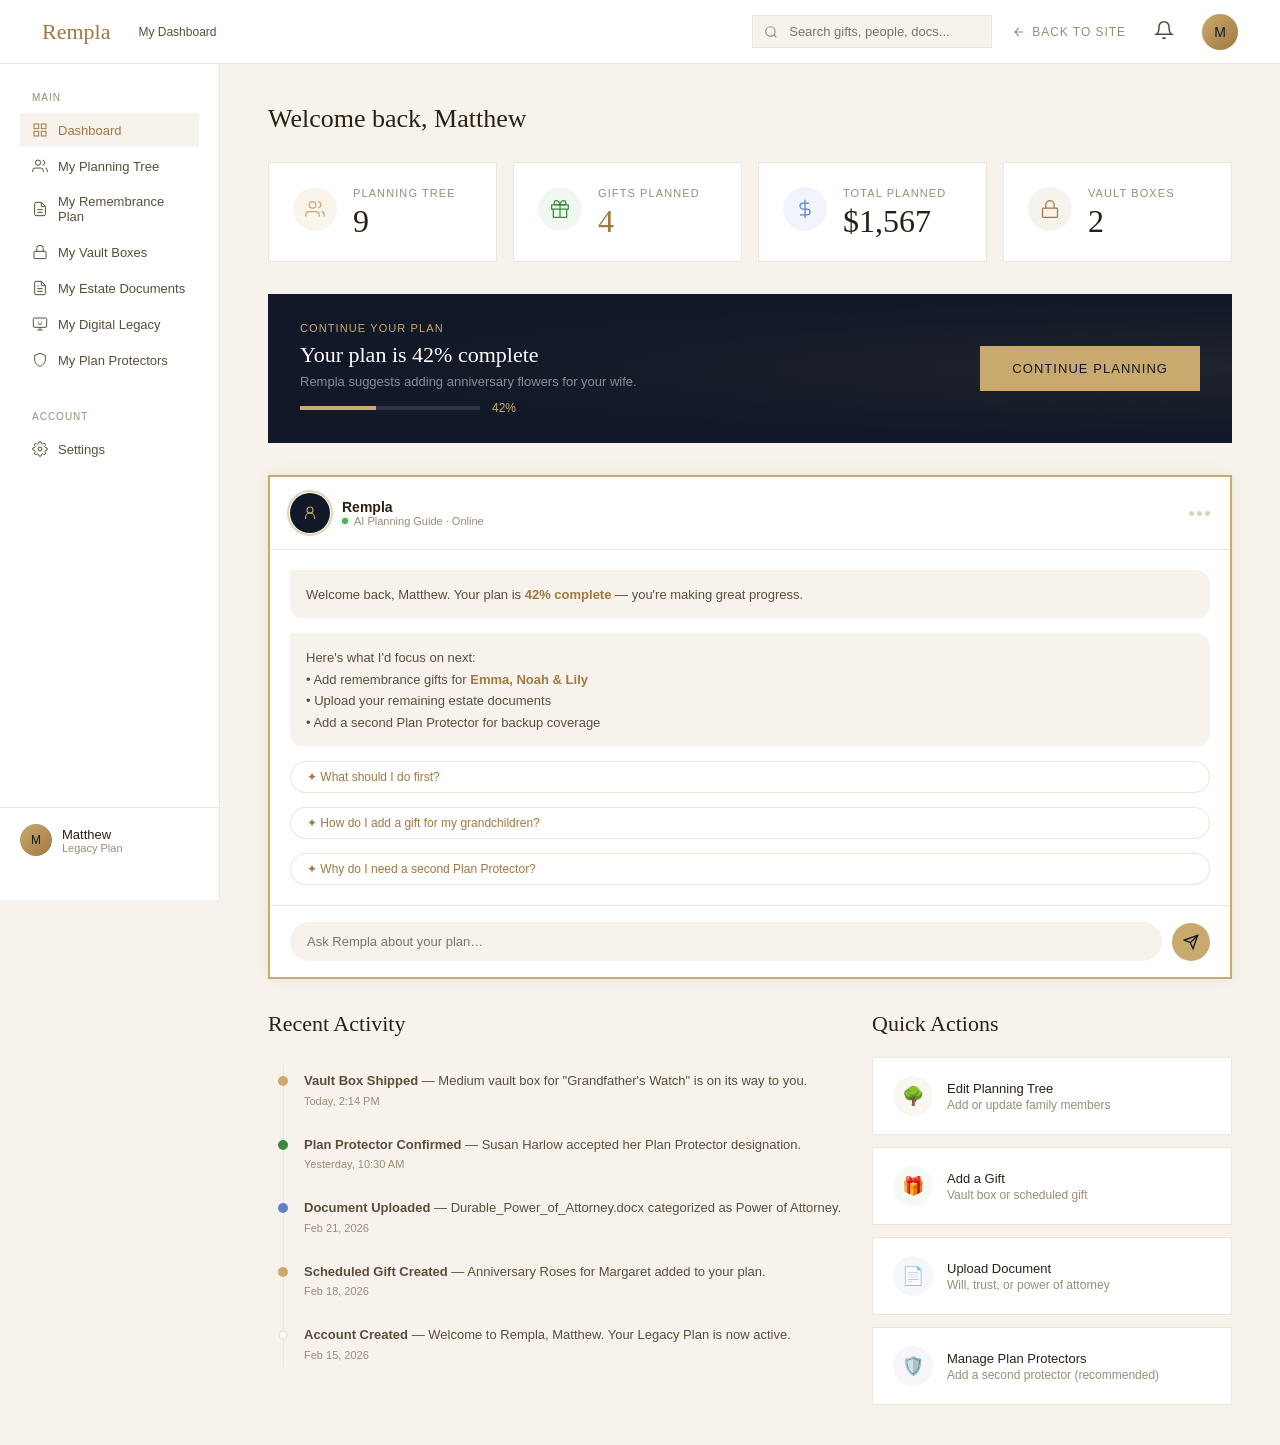
<file: dashboard/index.html>
<!DOCTYPE html>
<html lang="en">
<head>
    <meta charset="UTF-8">
    <meta name="viewport" content="width=device-width, initial-scale=1.0">
    <title>Dashboard</title>
    <link rel="stylesheet" href="../assets/css/main.css" />
</head>
<body>
    <div class="container">
        <header>
            <ul><li><a href="index.html" class="the-logo">Rempla</a></li><li class="breadcrumb">My Dashboard</li></ul>
            <ul>
                <li class="dash-search"><svg viewBox="0 0 24 24"><circle cx="11" cy="11" r="8"></circle><line x1="21" y1="21" x2="16.65" y2="16.65"></line></svg><input type="text" placeholder="Search gifts, people, docs..."></li>
                <li><a href="#" class="dash-back"><svg viewBox="0 0 24 24"><path d="M19 12H5M12 5l-7 7 7 7"></path></svg> Back to Site</a></li>
                <li class="notifications"><a href="#" class="inbox-bell"><svg viewBox="0 0 24 24"><path d="M18 8A6 6 0 006 8c0 7-3 9-3 9h18s-3-2-3-9M13.73 21a2 2 0 01-3.46 0"></path></svg></a>
                    <div class="notif-dropdown open" id="notif-dropdown">
                        <div class="notif-dropdown-header">
                            <span>Notifications</span>
                            <button onclick="clearNotifs()">Mark all read</button>
                        </div>
                        <div class="notif-item unread">
                            <div class="notif-icon" style="background:rgba(201,169,110,0.1);">📦</div>
                            <div>
                            <div class="notif-text"><strong>Vault Box Shipped</strong> — Your medium vault box for "Grandfather's Watch" has been shipped and will arrive in 3–5 business days.</div>
                            <div class="notif-time">2 hours ago</div>
                            </div>
                        </div>
                        <div class="notif-item unread">
                            <div class="notif-icon" style="background:rgba(80,160,80,0.1);">✓</div>
                            <div>
                            <div class="notif-text"><strong>Plan Protector Confirmed</strong> — Susan Harlow has accepted her role as your Plan Protector.</div>
                            <div class="notif-time">1 day ago</div>
                            </div>
                        </div>
                        <div class="notif-item">
                            <div class="notif-icon" style="background:rgba(80,120,200,0.08);">📄</div>
                            <div>
                            <div class="notif-text"><strong>Document Uploaded</strong> — Durable_Power_of_Attorney.docx was successfully uploaded and categorized.</div>
                            <div class="notif-time">3 days ago</div>
                            </div>
                        </div>
                    </div>
                </li>
                <li><a href="#" class="dash-avatar">M</a></li>
            </ul>
        </header>
        <div class="dash-content">
            <aside>
                <div class="sidebar-section">
                    <div class="sidebar-section-label">Main</div>
                    <div class="sidebar-link" id="sl-overview">
                        <a href="/dashboard/" class="active">
                            <svg viewBox="0 0 24 24"><rect x="3" y="3" width="7" height="7"></rect><rect x="14" y="3" width="7" height="7"></rect><rect x="3" y="14" width="7" height="7"></rect><rect x="14" y="14" width="7" height="7"></rect></svg>
                            Dashboard
                        </a>
                    </div>
                    <div class="sidebar-link" id="sl-family">
                        <a href="/planning-tree/">
                            <svg viewBox="0 0 24 24"><path d="M17 21v-2a4 4 0 00-4-4H5a4 4 0 00-4 4v2"></path><circle cx="9" cy="7" r="4"></circle><path d="M23 21v-2a4 4 0 00-3-3.87M16 3.13a4 4 0 010 7.75"></path></svg>
                            My Planning Tree
                        </a>
                    </div>
                    <div class="sidebar-link" id="sl-plans">
                        <a href="/remembrance-plan/">
                            <svg viewBox="0 0 24 24"><path d="M14 2H6a2 2 0 00-2 2v16a2 2 0 002 2h12a2 2 0 002-2V8z"></path><polyline points="14 2 14 8 20 8"></polyline><line x1="16" y1="13" x2="8" y2="13"></line><line x1="16" y1="17" x2="8" y2="17"></line></svg>
                            My Remembrance Plan
                        </a>
                    </div>
                    <div class="sidebar-link" id="sl-vault">
                        <a href="/vault-boxes/">
                            <svg viewBox="0 0 24 24"><rect x="3" y="11" width="18" height="11" rx="1"></rect><path d="M7 11V7a5 5 0 0110 0v4"></path></svg>
                            My Vault Boxes
                        </a>
                    </div>
                    <div class="sidebar-link" id="sl-documents">
                        <a href="/estate-documents/">
                            <svg viewBox="0 0 24 24"><path d="M14 2H6a2 2 0 00-2 2v16a2 2 0 002 2h12a2 2 0 002-2V8z"></path><polyline points="14 2 14 8 20 8"></polyline><line x1="16" y1="13" x2="8" y2="13"></line><line x1="16" y1="17" x2="8" y2="17"></line><line x1="10" y1="9" x2="8" y2="9"></line></svg>
                            My Estate Documents
                        </a>
                    </div>
                    <div class="sidebar-link" id="sl-digital">
                        <a href="/digital-legacy/">
                            <svg viewBox="0 0 24 24"><rect x="2" y="3" width="20" height="14" rx="2"></rect><path d="M8 21h8M12 17v4"></path><path d="M9 9h1m4 0h1M9 12h6"></path></svg>
                            My Digital Legacy
                        </a>
                    </div>
                    <div class="sidebar-link" id="sl-protectors">
                        <a href="/plan-protectors/">
                            <svg viewBox="0 0 24 24"><path d="M12 22s8-4 8-10V5l-8-3-8 3v7c0 6 8 10 8 10z"></path></svg>
                            My Plan Protectors
                        </a>
                    </div>
                </div>
                <div class="sidebar-section">
                    <div class="sidebar-section-label">Account</div>
                    <div class="sidebar-link" id="sl-settings">
                        <a href="/settings/">
                            <svg viewBox="0 0 24 24"><circle cx="12" cy="12" r="3"></circle><path d="M19.4 15a1.65 1.65 0 00.33 1.82l.06.06a2 2 0 010 2.83 2 2 0 01-2.83 0l-.06-.06a1.65 1.65 0 00-1.82-.33 1.65 1.65 0 00-1 1.51V21a2 2 0 01-4 0v-.09A1.65 1.65 0 009 19.4a1.65 1.65 0 00-1.82.33l-.06.06a2 2 0 01-2.83-2.83l.06-.06A1.65 1.65 0 004.68 15a1.65 1.65 0 00-1.51-1H3a2 2 0 010-4h.09A1.65 1.65 0 004.6 9a1.65 1.65 0 00-.33-1.82l-.06-.06a2 2 0 012.83-2.83l.06.06A1.65 1.65 0 009 4.68a1.65 1.65 0 001-1.51V3a2 2 0 014 0v.09a1.65 1.65 0 001 1.51 1.65 1.65 0 001.82-.33l.06-.06a2 2 0 012.83 2.83l-.06.06A1.65 1.65 0 0019.4 9a1.65 1.65 0 001.51 1H21a2 2 0 010 4h-.09a1.65 1.65 0 00-1.51 1z"></path></svg>
                            Settings
                        </a>
                    </div>
                </div>
                <div class="sidebar-user">
                    <div class="dash-avatar" style="width:32px;height:32px;font-size:12px;">M</div>
                    <div>
                        <div class="sidebar-user-name">Matthew</div>
                        <div class="sidebar-user-plan">Legacy Plan</div>
                    </div>
                </div>
            </aside>
            <main class="dash-main">
                <!-- OVERVIEW tab -->
                <div class="tab-panel active" id="tab-overview">
                    <h2 class="planning-tree-title" style="margin-bottom:28px">Welcome back, Matthew</h2>

                    <div class="dash-stats-grid">
                    <div class="dash-stat-card">
                        <div class="dash-stat-icon" style="background:rgba(201,169,110,0.12);">
                        <svg viewBox="0 0 24 24" style="stroke:#c9a96e;"><path d="M17 21v-2a4 4 0 00-4-4H5a4 4 0 00-4 4v2"></path><circle cx="9" cy="7" r="4"></circle><path d="M23 21v-2a4 4 0 00-3-3.87M16 3.13a4 4 0 010 7.75"></path></svg>
                        </div>
                        <div>
                        <div class="dash-stat-label">Planning Tree</div>
                        <div class="dash-stat-value">9</div>
                        </div>
                    </div>
                    <div class="dash-stat-card">
                        <div class="dash-stat-icon" style="background:rgba(80,160,80,0.08);">
                        <svg viewBox="0 0 24 24" style="stroke:#3a8a3a;"><path d="M20 12v10H4V12"></path><path d="M2 7h20v5H2z"></path><path d="M12 22V7"></path><path d="M12 7H7.5a2.5 2.5 0 110-5C11 2 12 7 12 7z"></path><path d="M12 7h4.5a2.5 2.5 0 100-5C13 2 12 7 12 7z"></path></svg>
                        </div>
                        <div>
                        <div class="dash-stat-label">Gifts Planned</div>
                        <div class="dash-stat-value" style="color:#a07840;">4</div>
                        </div>
                    </div>
                    <div class="dash-stat-card">
                        <div class="dash-stat-icon" style="background:rgba(80,120,200,0.08);">
                        <svg viewBox="0 0 24 24" style="stroke:#6080c8;"><line x1="12" y1="1" x2="12" y2="23"></line><path d="M17 5H9.5a3.5 3.5 0 100 7h5a3.5 3.5 0 010 7H6"></path></svg>
                        </div>
                        <div>
                        <div class="dash-stat-label">Total Planned</div>
                        <div class="dash-stat-value">$1,567</div>
                        </div>
                    </div>
                    <div class="dash-stat-card">
                        <div class="dash-stat-icon" style="background:rgba(138,96,48,0.08);">
                        <svg viewBox="0 0 24 24" style="stroke:#a07840;"><rect x="3" y="11" width="18" height="11" rx="1"></rect><path d="M7 11V7a5 5 0 0110 0v4"></path></svg>
                        </div>
                        <div>
                        <div class="dash-stat-label">Vault Boxes</div>
                        <div class="dash-stat-value">2</div>
                        </div>
                    </div>
                    </div>

                    <!-- CTA Banner -->
                    <div class="dash-cta-banner">
                    <div style="position:relative;z-index:1;">
                        <div class="dash-cta-eyebrow">Continue Your Plan</div>
                        <div class="dash-cta-title">Your plan is 42% complete</div>
                        <div class="dash-cta-sub">Rempla suggests adding anniversary flowers for your wife.</div>
                        <div class="dash-cta-progress">
                        <div class="dash-cta-bar"><div class="dash-cta-fill" style="width:42%"></div></div>
                        <div class="dash-cta-percent">42%</div>
                        </div>
                    </div>
                    <button class="btn-hero-primary" onclick="setDashLink('/planning-tree/')" style="position:relative;z-index:1;">Continue Planning</button>
                    </div>

                    <!-- Rempla AI Assistant -->
                    <div class="rempla-chat" style="position:relative;margin-bottom:32px;">
                    <div class="chat-header">
                        <div class="chat-ai-avatar"><svg viewBox="0 0 24 24"><circle cx="12" cy="8" r="4"></circle><path d="M6 20v-2a6 6 0 0112 0v2"></path></svg></div>
                        <div class="chat-header-title"><div class="chat-header-name">Rempla</div><div class="chat-header-status">AI Planning Guide · Online</div></div><div class="chat-typing-dots"><span></span><span></span><span></span></div>
                    </div>
                    <div class="chat-messages" id="overview-chat-messages" style="min-height:auto;">
                        <div class="chat-msg chat-msg-ai">Welcome back, Matthew. Your plan is <strong>42% complete</strong> — you're making great progress.</div>
                        <div class="chat-msg chat-msg-ai">Here's what I'd focus on next:<br>• Add remembrance gifts for <strong>Emma, Noah &amp; Lily</strong><br>• Upload your remaining estate documents<br>• Add a second Plan Protector for backup coverage</div>
                        <div class="chat-suggestion" onclick="chatSuggest('overview-chat',this,'What should I do first?')">✦ What should I do first?</div>
                        <div class="chat-suggestion" onclick="chatSuggest('overview-chat',this,'How do I add a gift for my grandchildren?')">✦ How do I add a gift for my grandchildren?</div>
                        <div class="chat-suggestion" onclick="chatSuggest('overview-chat',this,'Why do I need a second Plan Protector?')">✦ Why do I need a second Plan Protector?</div>
                    </div>
                    <div class="chat-input-area">
                        <input class="chat-input" id="overview-chat-input" placeholder="Ask Rempla about your plan…" type="text" onkeydown="if(event.key==='Enter')sendChat('overview-chat')">
                        <button class="chat-send" onclick="sendChat('overview-chat')">
                        <svg viewBox="0 0 24 24"><line x1="22" y1="2" x2="11" y2="13"></line><polygon points="22 2 15 22 11 13 2 9 22 2"></polygon></svg>
                        </button>
                    </div>
                    </div>

                    <!-- Activity + Quick Actions -->
                    <div class="dash-overview-grid">
                    <div>
                        <div class="dash-section-title">Recent Activity</div>
                        <div class="activity-timeline">
                        <div class="activity-item">
                            <div class="activity-dot gold"></div>
                            <div class="activity-content">
                            <div class="activity-text"><strong>Vault Box Shipped</strong> — Medium vault box for "Grandfather's Watch" is on its way to you.</div>
                            <div class="activity-time">Today, 2:14 PM</div>
                            </div>
                        </div>
                        <div class="activity-item">
                            <div class="activity-dot green"></div>
                            <div class="activity-content">
                            <div class="activity-text"><strong>Plan Protector Confirmed</strong> — Susan Harlow accepted her Plan Protector designation.</div>
                            <div class="activity-time">Yesterday, 10:30 AM</div>
                            </div>
                        </div>
                        <div class="activity-item">
                            <div class="activity-dot blue"></div>
                            <div class="activity-content">
                            <div class="activity-text"><strong>Document Uploaded</strong> — Durable_Power_of_Attorney.docx categorized as Power of Attorney.</div>
                            <div class="activity-time">Feb 21, 2026</div>
                            </div>
                        </div>
                        <div class="activity-item">
                            <div class="activity-dot gold"></div>
                            <div class="activity-content">
                            <div class="activity-text"><strong>Scheduled Gift Created</strong> — Anniversary Roses for Margaret added to your plan.</div>
                            <div class="activity-time">Feb 18, 2026</div>
                            </div>
                        </div>
                        <div class="activity-item">
                            <div class="activity-dot"></div>
                            <div class="activity-content">
                            <div class="activity-text"><strong>Account Created</strong> — Welcome to Rempla, Matthew. Your Legacy Plan is now active.</div>
                            <div class="activity-time">Feb 15, 2026</div>
                            </div>
                        </div>
                        </div>
                    </div>

                    <!-- Quick Actions -->
                    <div>
                        <div class="dash-section-title">Quick Actions</div>
                        <div class="quick-actions">
                        <button class="quick-action-btn" onclick="setDashLink('/planning-tree/')">
                            <div class="quick-action-icon" style="background:rgba(201,169,110,0.1);">🌳</div>
                            <div><div class="quick-action-label">Edit Planning Tree</div><div class="quick-action-desc">Add or update family members</div></div>
                        </button>
                        <button class="quick-action-btn" onclick="setDashLink('/remembrance-plan/')">
                            <div class="quick-action-icon" style="background:rgba(80,160,80,0.06);">🎁</div>
                            <div><div class="quick-action-label">Add a Gift</div><div class="quick-action-desc">Vault box or scheduled gift</div></div>
                        </button>
                        <button class="quick-action-btn" onclick="setDashLink('#')">
                            <div class="quick-action-icon" style="background:rgba(80,120,200,0.06);">📄</div>
                            <div><div class="quick-action-label">Upload Document</div><div class="quick-action-desc">Will, trust, or power of attorney</div></div>
                        </button>
                        <button class="quick-action-btn" onclick="setDashLink('/plan-protectors/')">
                            <div class="quick-action-icon" style="background:rgba(123,94,167,0.06);">🛡️</div>
                            <div><div class="quick-action-label">Manage Plan Protectors</div><div class="quick-action-desc">Add a second protector (recommended)</div></div>
                        </button>
                        </div>
                    </div>
                    </div>
                </div>
            </main>
        </div>
    </div>

    <script>
        function setDashLink(link) {
            var linkDash = link;
            window.location.href = linkDash;
        }
    </script>
</body>
</html>
</file>
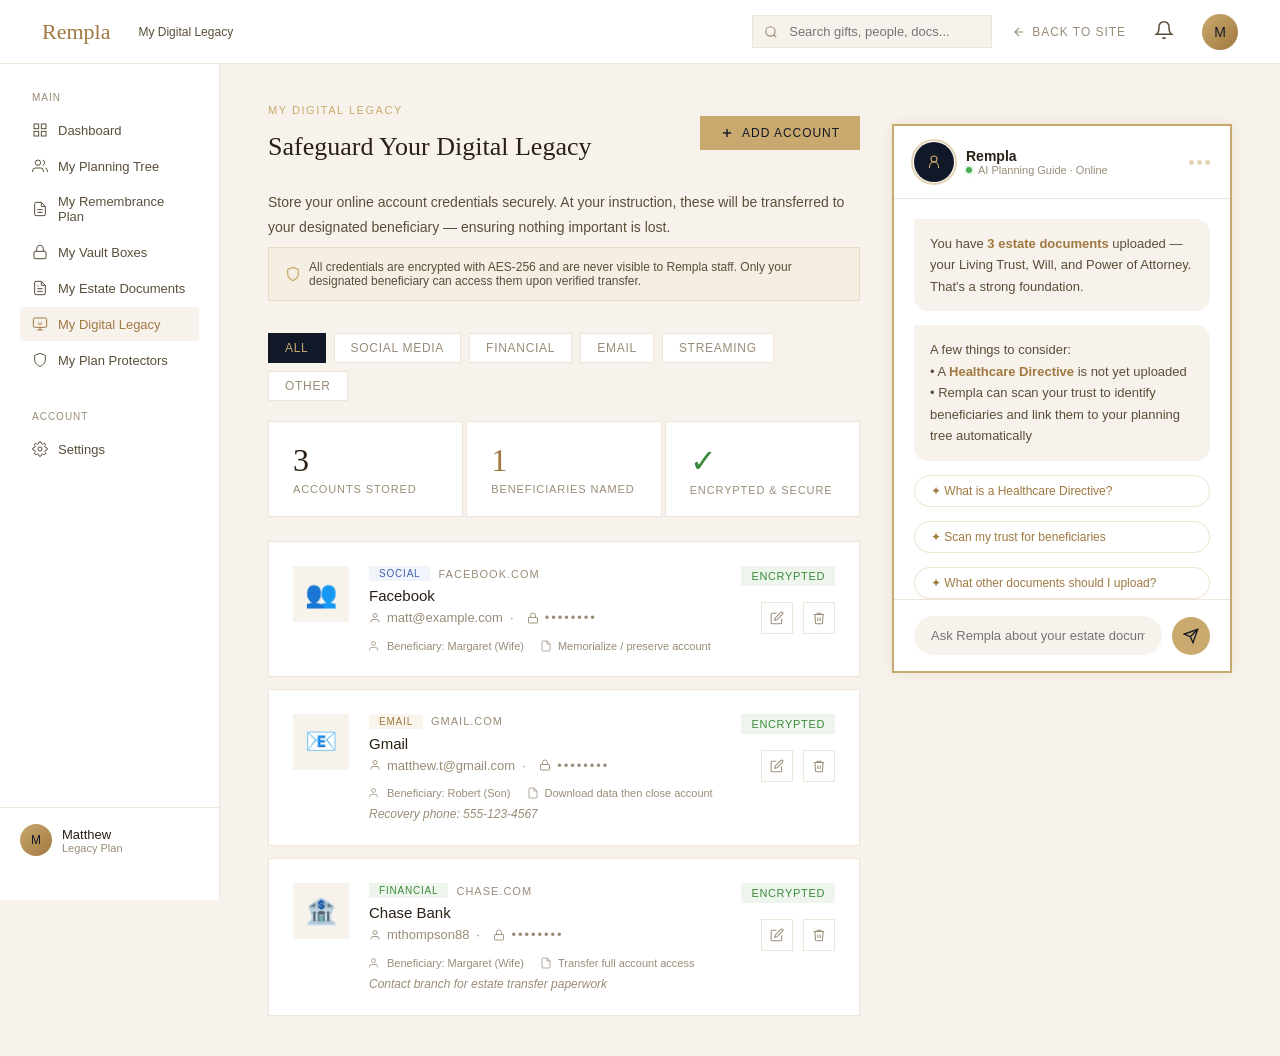
<file: digital-legacy/index.html>
<!DOCTYPE html>
<html lang="en">
<head>
    <meta charset="UTF-8">
    <meta name="viewport" content="width=device-width, initial-scale=1.0">
    <title>My Digital Legacy</title>
    <link rel="stylesheet" href="../assets/css/main.css" />
</head>
<body>
    <div class="container">
        <header>
            <ul><li><a href="index.html" class="the-logo">Rempla</a></li><li class="breadcrumb">My Digital Legacy</li></ul>
            <ul>
                <li class="dash-search"><svg viewBox="0 0 24 24"><circle cx="11" cy="11" r="8"></circle><line x1="21" y1="21" x2="16.65" y2="16.65"></line></svg><input type="text" placeholder="Search gifts, people, docs..."></li>
                <li><a href="#" class="dash-back"><svg viewBox="0 0 24 24"><path d="M19 12H5M12 5l-7 7 7 7"></path></svg> Back to Site</a></li>
                <li class="notifications"><a href="#" class="inbox-bell"><svg viewBox="0 0 24 24"><path d="M18 8A6 6 0 006 8c0 7-3 9-3 9h18s-3-2-3-9M13.73 21a2 2 0 01-3.46 0"></path></svg></a>
                    <div class="notif-dropdown open" id="notif-dropdown">
                        <div class="notif-dropdown-header">
                            <span>Notifications</span>
                            <button onclick="clearNotifs()">Mark all read</button>
                        </div>
                        <div class="notif-item unread">
                            <div class="notif-icon" style="background:rgba(201,169,110,0.1);">📦</div>
                            <div>
                            <div class="notif-text"><strong>Vault Box Shipped</strong> — Your medium vault box for "Grandfather's Watch" has been shipped and will arrive in 3–5 business days.</div>
                            <div class="notif-time">2 hours ago</div>
                            </div>
                        </div>
                        <div class="notif-item unread">
                            <div class="notif-icon" style="background:rgba(80,160,80,0.1);">✓</div>
                            <div>
                            <div class="notif-text"><strong>Plan Protector Confirmed</strong> — Susan Harlow has accepted her role as your Plan Protector.</div>
                            <div class="notif-time">1 day ago</div>
                            </div>
                        </div>
                        <div class="notif-item">
                            <div class="notif-icon" style="background:rgba(80,120,200,0.08);">📄</div>
                            <div>
                            <div class="notif-text"><strong>Document Uploaded</strong> — Durable_Power_of_Attorney.docx was successfully uploaded and categorized.</div>
                            <div class="notif-time">3 days ago</div>
                            </div>
                        </div>
                    </div>
                </li>
                <li><a href="#" class="dash-avatar">M</a></li>
            </ul>
        </header>
        <div class="dash-content">
            <aside>
                <div class="sidebar-section">
                    <div class="sidebar-section-label">Main</div>
                    <div class="sidebar-link" id="sl-overview">
                        <a href="/dashboard/">
                            <svg viewBox="0 0 24 24"><rect x="3" y="3" width="7" height="7"></rect><rect x="14" y="3" width="7" height="7"></rect><rect x="3" y="14" width="7" height="7"></rect><rect x="14" y="14" width="7" height="7"></rect></svg>
                            Dashboard
                        </a>
                    </div>
                    <div class="sidebar-link" id="sl-family">
                        <a href="/planning-tree/">
                            <svg viewBox="0 0 24 24"><path d="M17 21v-2a4 4 0 00-4-4H5a4 4 0 00-4 4v2"></path><circle cx="9" cy="7" r="4"></circle><path d="M23 21v-2a4 4 0 00-3-3.87M16 3.13a4 4 0 010 7.75"></path></svg>
                            My Planning Tree
                        </a>
                    </div>
                    <div class="sidebar-link" id="sl-plans">
                        <a href="/remembrance-plan/">
                            <svg viewBox="0 0 24 24"><path d="M14 2H6a2 2 0 00-2 2v16a2 2 0 002 2h12a2 2 0 002-2V8z"></path><polyline points="14 2 14 8 20 8"></polyline><line x1="16" y1="13" x2="8" y2="13"></line><line x1="16" y1="17" x2="8" y2="17"></line></svg>
                            My Remembrance Plan
                        </a>
                    </div>
                    <div class="sidebar-link" id="sl-vault">
                        <a href="/vault-boxes/">
                            <svg viewBox="0 0 24 24"><rect x="3" y="11" width="18" height="11" rx="1"></rect><path d="M7 11V7a5 5 0 0110 0v4"></path></svg>
                            My Vault Boxes
                        </a>
                    </div>
                    <div class="sidebar-link" id="sl-documents">
                        <a href="/estate-documents/">
                            <svg viewBox="0 0 24 24"><path d="M14 2H6a2 2 0 00-2 2v16a2 2 0 002 2h12a2 2 0 002-2V8z"></path><polyline points="14 2 14 8 20 8"></polyline><line x1="16" y1="13" x2="8" y2="13"></line><line x1="16" y1="17" x2="8" y2="17"></line><line x1="10" y1="9" x2="8" y2="9"></line></svg>
                            My Estate Documents
                        </a>
                    </div>
                    <div class="sidebar-link" id="sl-digital">
                        <a href="/digital-legacy/" class="active">
                            <svg viewBox="0 0 24 24"><rect x="2" y="3" width="20" height="14" rx="2"></rect><path d="M8 21h8M12 17v4"></path><path d="M9 9h1m4 0h1M9 12h6"></path></svg>
                            My Digital Legacy
                        </a>
                    </div>
                    <div class="sidebar-link" id="sl-protectors">
                        <a href="/plan-protectors/">
                            <svg viewBox="0 0 24 24"><path d="M12 22s8-4 8-10V5l-8-3-8 3v7c0 6 8 10 8 10z"></path></svg>
                            My Plan Protectors
                        </a>
                    </div>
                </div>
                <div class="sidebar-section">
                    <div class="sidebar-section-label">Account</div>
                    <div class="sidebar-link" id="sl-settings">
                        <a href="/settings/">
                            <svg viewBox="0 0 24 24"><circle cx="12" cy="12" r="3"></circle><path d="M19.4 15a1.65 1.65 0 00.33 1.82l.06.06a2 2 0 010 2.83 2 2 0 01-2.83 0l-.06-.06a1.65 1.65 0 00-1.82-.33 1.65 1.65 0 00-1 1.51V21a2 2 0 01-4 0v-.09A1.65 1.65 0 009 19.4a1.65 1.65 0 00-1.82.33l-.06.06a2 2 0 01-2.83-2.83l.06-.06A1.65 1.65 0 004.68 15a1.65 1.65 0 00-1.51-1H3a2 2 0 010-4h.09A1.65 1.65 0 004.6 9a1.65 1.65 0 00-.33-1.82l-.06-.06a2 2 0 012.83-2.83l.06.06A1.65 1.65 0 009 4.68a1.65 1.65 0 001-1.51V3a2 2 0 014 0v.09a1.65 1.65 0 001 1.51 1.65 1.65 0 001.82-.33l.06-.06a2 2 0 012.83 2.83l-.06.06A1.65 1.65 0 0019.4 9a1.65 1.65 0 001.51 1H21a2 2 0 010 4h-.09a1.65 1.65 0 00-1.51 1z"></path></svg>
                            Settings
                        </a>
                    </div>
                </div>
                <div class="sidebar-user">
                    <div class="dash-avatar" style="width:32px;height:32px;font-size:12px;">M</div>
                    <div>
                        <div class="sidebar-user-name">Matthew</div>
                        <div class="sidebar-user-plan">Legacy Plan</div>
                    </div>
                </div>
            </aside>
            <main class="dash-main">
                <!-- DIGITAL LEGACY tab -->
                <div class="tab-panel" id="tab-digital">
                    <div class="tab-with-sidebar">
                        <div class="tab-main-content">
                            <div class="planning-tree-header">
                                <div>
                                    <div class="section-eyebrow">My Digital Legacy</div>
                                    <div class="planning-tree-title">Safeguard Your Digital Legacy</div>
                                </div>
                                <button class="btn-add-member" onclick="openAddAccountModal()">
                                    <svg style="width:14px;height:14px;stroke:#111827;fill:none;stroke-width:2.5" viewBox="0 0 24 24"><line x1="12" y1="5" x2="12" y2="19"></line><line x1="5" y1="12" x2="19" y2="12"></line></svg>
                                    Add Account
                                </button>
                            </div>
                            <p style="font-size:14px;font-weight:300;line-height:1.75;color:#5a4e3a;max-width:600px;margin-bottom:8px;">Store your online account credentials securely. At your instruction, these will be transferred to your designated beneficiary — ensuring nothing important is lost.</p>
                            <div style="display:flex;align-items:center;gap:8px;margin-bottom:32px;padding:12px 16px;background:rgba(201,169,110,0.07);border:1px solid rgba(201,169,110,0.25);max-width:600px;">
                                <svg style="width:16px;height:16px;stroke:#c9a96e;fill:none;stroke-width:1.8;flex-shrink:0;" viewBox="0 0 24 24"><path d="M12 22s8-4 8-10V5l-8-3-8 3v7c0 6 8 10 8 10z"></path></svg>
                                <span style="font-size:12px;color:#5a4e3a;">All credentials are encrypted with AES-256 and are never visible to Rempla staff. Only your designated beneficiary can access them upon verified transfer.</span>
                            </div>

                            <!-- Category filters -->
                            <div style="display:flex;gap:8px;margin-bottom:20px;flex-wrap:wrap;">
                                <button class="doc-filter-btn active" onclick="filterAccounts(this,'all')">All</button>
                                <button class="doc-filter-btn" onclick="filterAccounts(this,'social')">Social Media</button>
                                <button class="doc-filter-btn" onclick="filterAccounts(this,'financial')">Financial</button>
                                <button class="doc-filter-btn" onclick="filterAccounts(this,'email')">Email</button>
                                <button class="doc-filter-btn" onclick="filterAccounts(this,'streaming')">Streaming</button>
                                <button class="doc-filter-btn" onclick="filterAccounts(this,'other')">Other</button>
                            </div>

                            <!-- Summary bar -->
                            <div style="display:grid;grid-template-columns:repeat(3,1fr);gap:3px;margin-bottom:24px;max-width:600px;">
                                <div style="background:white;border:1px solid #ede5d8;padding:20px 24px;">
                                    <div style="font-family:'Cormorant Garamond',serif;font-size:32px;color:#2a2015;" id="digital-count">3</div>
                                    <div style="font-size:11px;letter-spacing:.08em;text-transform:uppercase;color:#9a8c78;margin-top:4px;">Accounts Stored</div>
                                </div>
                                <div style="background:white;border:1px solid #ede5d8;padding:20px 24px;">
                                    <div style="font-family:'Cormorant Garamond',serif;font-size:32px;color:#a07840;">1</div>
                                    <div style="font-size:11px;letter-spacing:.08em;text-transform:uppercase;color:#9a8c78;margin-top:4px;">Beneficiaries Named</div>
                                </div>
                                <div style="background:white;border:1px solid #ede5d8;padding:20px 24px;">
                                    <div style="font-family:'Cormorant Garamond',serif;font-size:32px;color:#3a8a3a;">✓</div>
                                    <div style="font-size:11px;letter-spacing:.08em;text-transform:uppercase;color:#9a8c78;margin-top:4px;">Encrypted &amp; Secure</div>
                                </div>
                            </div>

                            <!-- Accounts list -->
                            <div id="digital-accounts-list" style="display:flex;flex-direction:column;gap:12px;max-width:820px;">
                                <div class="gift-card" id="acc-row-1">
                                    <div class="gift-card-icon" style="font-size:26px;">👥</div>
                                    <div class="gift-card-body">
                                        <div class="gift-card-type" style="display:flex;align-items:center;gap:8px;">
                                            <span style="padding:2px 10px;font-size:10px;letter-spacing:.08em;text-transform:uppercase;background:rgba(80,120,200,0.08);color:#4060b0;">Social</span>
                                            <span style="font-size:11px;color:#9a8c78;">facebook.com</span>
                                        </div>
                                        <div class="gift-card-title">Facebook</div>
                                        <div class="gift-card-detail" style="display:flex;align-items:center;gap:6px;">
                                            <svg style="width:12px;height:12px;stroke:#9a8c78;fill:none;stroke-width:1.8;" viewBox="0 0 24 24"><path d="M20 21v-2a4 4 0 00-4-4H8a4 4 0 00-4 4v2"></path><circle cx="12" cy="7" r="4"></circle></svg>
                                            matt@example.com&nbsp;&nbsp;·&nbsp;&nbsp;
                                            <svg style="width:12px;height:12px;stroke:#9a8c78;fill:none;stroke-width:1.8;" viewBox="0 0 24 24"><rect x="3" y="11" width="18" height="11" rx="1"></rect><path d="M7 11V7a5 5 0 0110 0v4"></path></svg>
                                            <span style="letter-spacing:.15em;">••••••••</span>
                                        </div>
                                        <div class="gift-card-meta">
                                            <div class="gift-meta-item">
                                                <svg viewBox="0 0 24 24"><path d="M17 21v-2a4 4 0 00-4-4H5a4 4 0 00-4 4v2"></path><circle cx="9" cy="7" r="4"></circle></svg>
                                                Beneficiary: Margaret (Wife)
                                            </div>
                                            <div class="gift-meta-item">
                                                <svg viewBox="0 0 24 24"><path d="M14 2H6a2 2 0 00-2 2v16a2 2 0 002 2h12a2 2 0 002-2V8z"></path><polyline points="14 2 14 8 20 8"></polyline></svg>
                                                Memorialize / preserve account
                                            </div>
                                        </div>
                                    </div>
                                    <div style="display:flex;flex-direction:column;gap:8px;align-items:flex-end;flex-shrink:0;">
                                        <div class="gift-card-status status-stored" style="white-space:nowrap;">Encrypted</div>
                                        <div class="doc-actions" style="margin-top:8px;">
                                            <button class="doc-action-btn" title="Edit" onclick="editAccount(1)"><svg viewBox="0 0 24 24"><path d="M11 4H4a2 2 0 00-2 2v14a2 2 0 002 2h14a2 2 0 002-2v-7"></path><path d="M18.5 2.5a2.121 2.121 0 013 3L12 15l-4 1 1-4 9.5-9.5z"></path></svg></button>
                                            <button class="doc-action-btn" title="Delete" onclick="deleteAccount(1)"><svg viewBox="0 0 24 24"><polyline points="3 6 5 6 21 6"></polyline><path d="M19 6l-1 14a2 2 0 01-2 2H8a2 2 0 01-2-2L5 6"></path><path d="M10 11v6M14 11v6"></path><path d="M9 6V4h6v2"></path></svg></button>
                                        </div>
                                    </div>
                                </div>
                                <div class="gift-card" id="acc-row-2">
                                    <div class="gift-card-icon" style="font-size:26px;">📧</div>
                                    <div class="gift-card-body">
                                        <div class="gift-card-type" style="display:flex;align-items:center;gap:8px;">
                                            <span style="padding:2px 10px;font-size:10px;letter-spacing:.08em;text-transform:uppercase;background:rgba(201,169,110,0.12);color:#a07840;">Email</span>
                                            <span style="font-size:11px;color:#9a8c78;">gmail.com</span>
                                        </div>
                                        <div class="gift-card-title">Gmail</div>
                                        <div class="gift-card-detail" style="display:flex;align-items:center;gap:6px;">
                                            <svg style="width:12px;height:12px;stroke:#9a8c78;fill:none;stroke-width:1.8;" viewBox="0 0 24 24"><path d="M20 21v-2a4 4 0 00-4-4H8a4 4 0 00-4 4v2"></path><circle cx="12" cy="7" r="4"></circle></svg>
                                            matthew.t@gmail.com&nbsp;&nbsp;·&nbsp;&nbsp;
                                            <svg style="width:12px;height:12px;stroke:#9a8c78;fill:none;stroke-width:1.8;" viewBox="0 0 24 24"><rect x="3" y="11" width="18" height="11" rx="1"></rect><path d="M7 11V7a5 5 0 0110 0v4"></path></svg>
                                            <span style="letter-spacing:.15em;">••••••••</span>
                                        </div>
                                        <div class="gift-card-meta">
                                            <div class="gift-meta-item">
                                                <svg viewBox="0 0 24 24"><path d="M17 21v-2a4 4 0 00-4-4H5a4 4 0 00-4 4v2"></path><circle cx="9" cy="7" r="4"></circle></svg>
                                                Beneficiary: Robert (Son)
                                            </div>
                                            <div class="gift-meta-item">
                                                <svg viewBox="0 0 24 24"><path d="M14 2H6a2 2 0 00-2 2v16a2 2 0 002 2h12a2 2 0 002-2V8z"></path><polyline points="14 2 14 8 20 8"></polyline></svg>
                                                Download data then close account
                                            </div>
                                        </div>
                                        <div style="margin-top:8px;font-size:12px;color:#9a8c78;font-style:italic;">Recovery phone: 555-123-4567</div>
                                    </div>
                                    <div style="display:flex;flex-direction:column;gap:8px;align-items:flex-end;flex-shrink:0;">
                                        <div class="gift-card-status status-stored" style="white-space:nowrap;">Encrypted</div>
                                        <div class="doc-actions" style="margin-top:8px;">
                                            <button class="doc-action-btn" title="Edit" onclick="editAccount(2)">
                                                <svg viewBox="0 0 24 24"><path d="M11 4H4a2 2 0 00-2 2v14a2 2 0 002 2h14a2 2 0 002-2v-7"></path><path d="M18.5 2.5a2.121 2.121 0 013 3L12 15l-4 1 1-4 9.5-9.5z"></path></svg>
                                            </button>
                                            <button class="doc-action-btn" title="Delete" onclick="deleteAccount(2)">
                                                <svg viewBox="0 0 24 24"><polyline points="3 6 5 6 21 6"></polyline><path d="M19 6l-1 14a2 2 0 01-2 2H8a2 2 0 01-2-2L5 6"></path><path d="M10 11v6M14 11v6"></path><path d="M9 6V4h6v2"></path></svg>
                                            </button>
                                        </div>
                                    </div>
                                </div>
                                <div class="gift-card" id="acc-row-3">
                                    <div class="gift-card-icon" style="font-size:26px;">🏦</div>
                                    <div class="gift-card-body">
                                        <div class="gift-card-type" style="display:flex;align-items:center;gap:8px;">
                                            <span style="padding:2px 10px;font-size:10px;letter-spacing:.08em;text-transform:uppercase;background:rgba(80,160,80,0.1);color:#3a8a3a;">Financial</span>
                                            <span style="font-size:11px;color:#9a8c78;">chase.com</span>
                                        </div>
                                        <div class="gift-card-title">Chase Bank</div>
                                        <div class="gift-card-detail" style="display:flex;align-items:center;gap:6px;">
                                            <svg style="width:12px;height:12px;stroke:#9a8c78;fill:none;stroke-width:1.8;" viewBox="0 0 24 24"><path d="M20 21v-2a4 4 0 00-4-4H8a4 4 0 00-4 4v2"></path><circle cx="12" cy="7" r="4"></circle></svg>
                                            mthompson88&nbsp;&nbsp;·&nbsp;&nbsp;
                                            <svg style="width:12px;height:12px;stroke:#9a8c78;fill:none;stroke-width:1.8;" viewBox="0 0 24 24"><rect x="3" y="11" width="18" height="11" rx="1"></rect><path d="M7 11V7a5 5 0 0110 0v4"></path></svg>
                                            <span style="letter-spacing:.15em;">••••••••</span>
                                        </div>
                                        <div class="gift-card-meta">
                                            <div class="gift-meta-item">
                                                <svg viewBox="0 0 24 24"><path d="M17 21v-2a4 4 0 00-4-4H5a4 4 0 00-4 4v2"></path><circle cx="9" cy="7" r="4"></circle></svg>
                                                Beneficiary: Margaret (Wife)
                                            </div>
                                            <div class="gift-meta-item">
                                                <svg viewBox="0 0 24 24"><path d="M14 2H6a2 2 0 00-2 2v16a2 2 0 002 2h12a2 2 0 002-2V8z"></path><polyline points="14 2 14 8 20 8"></polyline></svg>
                                                Transfer full account access
                                            </div>
                                        </div>
                                        <div style="margin-top:8px;font-size:12px;color:#9a8c78;font-style:italic;">Contact branch for estate transfer paperwork</div>
                                    </div>
                                    <div style="display:flex;flex-direction:column;gap:8px;align-items:flex-end;flex-shrink:0;">
                                        <div class="gift-card-status status-stored" style="white-space:nowrap;">Encrypted</div>
                                        <div class="doc-actions" style="margin-top:8px;">
                                            <button class="doc-action-btn" title="Edit" onclick="editAccount(3)"><svg viewBox="0 0 24 24"><path d="M11 4H4a2 2 0 00-2 2v14a2 2 0 002 2h14a2 2 0 002-2v-7"></path><path d="M18.5 2.5a2.121 2.121 0 013 3L12 15l-4 1 1-4 9.5-9.5z"></path></svg></button>
                                            <button class="doc-action-btn" title="Delete" onclick="deleteAccount(3)"><svg viewBox="0 0 24 24"><polyline points="3 6 5 6 21 6"></polyline><path d="M19 6l-1 14a2 2 0 01-2 2H8a2 2 0 01-2-2L5 6"></path><path d="M10 11v6M14 11v6"></path><path d="M9 6V4h6v2"></path></svg></button>
                                        </div>
                                    </div>
                                </div>
                            </div>
                        </div><!-- /tab-main-content -->
                        <div class="tab-sidebar-chat">
                            <div class="rempla-chat">
                            <div class="chat-header">
                                <div class="chat-ai-avatar"><svg viewBox="0 0 24 24"><circle cx="12" cy="8" r="4"></circle><path d="M6 20v-2a6 6 0 0112 0v2"></path></svg></div>
                                <div class="chat-header-title"><div class="chat-header-name">Rempla</div><div class="chat-header-status">AI Planning Guide · Online</div></div><div class="chat-typing-dots"><span></span><span></span><span></span></div>
                            </div>
                            <div class="chat-messages" id="docs-chat-messages">
                                <div class="chat-msg chat-msg-ai">You have <strong>3 estate documents</strong> uploaded — your Living Trust, Will, and Power of Attorney. That's a strong foundation.</div>
                                <div class="chat-msg chat-msg-ai">A few things to consider:<br>• A <strong>Healthcare Directive</strong> is not yet uploaded<br>• Rempla can scan your trust to identify beneficiaries and link them to your planning tree automatically</div>
                                <div class="chat-suggestion" onclick="chatSuggest('docs-chat',this,'What is a Healthcare Directive?')">✦ What is a Healthcare Directive?</div>
                                <div class="chat-suggestion" onclick="chatSuggest('docs-chat',this,'Scan my trust for beneficiaries')">✦ Scan my trust for beneficiaries</div>
                                <div class="chat-suggestion" onclick="chatSuggest('docs-chat',this,'What other documents should I upload?')">✦ What other documents should I upload?</div>
                            </div>
                            <div class="chat-input-area">
                                <input class="chat-input" id="docs-chat-input" placeholder="Ask Rempla about your estate documents…" type="text" onkeydown="if(event.key==='Enter')sendChat('docs-chat')">
                                <button class="chat-send" onclick="sendChat('docs-chat')">
                                <svg viewBox="0 0 24 24"><line x1="22" y1="2" x2="11" y2="13"></line><polygon points="22 2 15 22 11 13 2 9 22 2"></polygon></svg>
                                </button>
                            </div>
                        </div>
                    </div>
                </div>
            </main>
        </div>
    </div>

    <!-- ═══════════════════════════════════════════════════ -->
    <!--              ADD ACCOUNT MODAL                     -->
    <!-- ═══════════════════════════════════════════════════ -->
    <div class="modal-overlay" id="add-account-modal" onclick="if(event.target===this)closeAddAccountModal()">
    <div class="modal-box" onclick="event.stopPropagation()">
        <div class="modal-header">
        <div>
            <div class="modal-header-title">Add Online Account</div>
            <div class="modal-header-sub">Credentials are encrypted and stored securely</div>
        </div>
        <button class="modal-close" onclick="closeAddAccountModal()">×</button>
        </div>
        <div class="modal-body">
        <div class="modal-section-title">Account Details</div>
        <div class="modal-field">
            <label class="modal-label">Platform / Service Name *</label>
            <input class="modal-input" type="text" id="acc-name" placeholder="e.g. Facebook, Gmail, Chase Bank…">
        </div>
        <div class="modal-row">
            <div class="modal-field">
            <label class="modal-label">Category *</label>
            <select class="modal-select" id="acc-category">
                <option value="" disabled="" selected="">Select category…</option>
                <option value="social">Social Media</option>
                <option value="financial">Financial</option>
                <option value="email">Email</option>
                <option value="streaming">Streaming</option>
                <option value="other">Other</option>
            </select>
            </div>
            <div class="modal-field">
            <label class="modal-label">Website URL</label>
            <input class="modal-input" type="url" id="acc-url" placeholder="e.g. https://facebook.com">
            </div>
        </div>
        <div class="modal-divider"></div>
        <div class="modal-section-title">Login Credentials</div>
        <div class="modal-field">
            <label class="modal-label">Username / Email *</label>
            <input class="modal-input" type="text" id="acc-username" placeholder="e.g. matthew@example.com" autocomplete="off">
        </div>
        <div class="modal-field">
            <label class="modal-label">Password *</label>
            <div style="position:relative;">
            <input class="modal-input" type="password" id="acc-password" placeholder="Enter password" autocomplete="new-password" style="padding-right:44px;">
            <button onclick="toggleAccPassword()" style="position:absolute;right:12px;top:50%;transform:translateY(-50%);background:none;border:none;cursor:pointer;color:#9a8c78;">
                <svg id="acc-eye-icon" style="width:16px;height:16px;stroke:currentColor;fill:none;stroke-width:1.8;" viewBox="0 0 24 24"><path d="M1 12s4-8 11-8 11 8 11 8-4 8-11 8-11-8-11-8z"></path><circle cx="12" cy="12" r="3"></circle></svg>
            </button>
            </div>
        </div>
        <div class="modal-field">
            <label class="modal-label">Notes <span style="color:#9a8c78;font-weight:300;">(optional)</span></label>
            <textarea class="modal-input" id="acc-notes" rows="2" placeholder="e.g. 2FA via phone, recovery email, account actions requested…" style="resize:vertical;"></textarea>
        </div>
        <div class="modal-divider"></div>
        <div class="modal-section-title">Transfer Instructions</div>
        <div class="modal-field">
            <label class="modal-label">Designated Beneficiary *</label>
            <select class="modal-select" id="acc-beneficiary">
            <option value="" disabled="" selected="">Select beneficiary…</option>
            <option>Margaret (Wife)</option>
            <option>Robert (Son)</option>
            <option>Sarah (Daughter)</option>
            <option>James (Grandson)</option>
            <option>Emma (Granddaughter)</option>
            <option>Noah (Grandson)</option>
            <option>Lily (Granddaughter)</option>
            </select>
        </div>
        <div class="modal-field">
            <label class="modal-label">Transfer Instruction</label>
            <select class="modal-select" id="acc-instruction">
            <option value="transfer">Transfer full account access</option>
            <option value="close">Provide credentials then close account</option>
            <option value="memorialize">Memorialize / preserve account</option>
            <option value="download">Download data then close account</option>
            </select>
        </div>
        </div>
        <div class="modal-footer">
        <button class="btn-modal-cancel" onclick="closeAddAccountModal()">Cancel</button>
        <button class="btn-modal-save" onclick="saveAddAccount()">Save Account</button>
        </div>
    </div>
    </div>
    <script>
        function setDashLink(link) {
            var linkDash = link;
            window.location.href = linkDash;
        }
        var digitalAccounts = [
            { id: 1, name: 'Facebook', category: 'social', url: 'facebook.com', username: 'matt@example.com', beneficiary: 'Margaret (Wife)', instruction: 'Memorialize / preserve account', notes: '' },
            { id: 2, name: 'Gmail',    category: 'email',  url: 'gmail.com',    username: 'matthew.t@gmail.com', beneficiary: 'Robert (Son)', instruction: 'Download data then close account', notes: 'Recovery phone: 555-123-4567' },
            { id: 3, name: 'Chase Bank', category: 'financial', url: 'chase.com', username: 'mthompson88', beneficiary: 'Margaret (Wife)', instruction: 'Transfer full account access', notes: 'Contact branch for estate transfer paperwork' },
        ];

        var CATEGORY_ICONS = { social: '👥', financial: '🏦', email: '📧', streaming: '🎬', other: '🔗' };
        var CATEGORY_COLORS = {
            social:    { bg: 'rgba(80,120,200,0.08)', color: '#4060b0' },
            financial: { bg: 'rgba(80,160,80,0.1)',   color: '#3a8a3a' },
            email:     { bg: 'rgba(201,169,110,0.12)', color: '#a07840' },
            streaming: { bg: 'rgba(180,80,80,0.08)',   color: '#a03030' },
            other:     { bg: 'rgba(150,150,150,0.1)',  color: '#666' },
        };

        var digitalFilter = 'all';

        function renderDigitalAccounts() {
            var list = document.getElementById('digital-accounts-list');
            if (!list) return;
            var filtered = digitalFilter === 'all' ? digitalAccounts : digitalAccounts.filter(function(a){ return a.category === digitalFilter; });
            document.getElementById('digital-count').textContent = digitalAccounts.length;

            if (filtered.length === 0) {
            list.innerHTML = '<div style="text-align:center;padding:48px;color:#9a8c78;font-size:14px;">No accounts in this category yet.</div>';
            return;
            }

            list.innerHTML = filtered.map(function(acc) {
            var col = CATEGORY_COLORS[acc.category] || CATEGORY_COLORS.other;
            var icon = CATEGORY_ICONS[acc.category] || '🔗';
            var catLabel = acc.category.charAt(0).toUpperCase() + acc.category.slice(1);
            return '<div class="gift-card" id="acc-row-' + acc.id + '">' +
                '<div class="gift-card-icon" style="font-size:26px;">' + icon + '</div>' +
                '<div class="gift-card-body">' +
                '<div class="gift-card-type" style="display:flex;align-items:center;gap:8px;">' +
                    '<span style="padding:2px 10px;font-size:10px;letter-spacing:.08em;text-transform:uppercase;background:' + col.bg + ';color:' + col.color + ';">' + catLabel + '</span>' +
                    (acc.url ? '<span style="font-size:11px;color:#9a8c78;">' + acc.url + '</span>' : '') +
                '</div>' +
                '<div class="gift-card-title">' + acc.name + '</div>' +
                '<div class="gift-card-detail" style="display:flex;align-items:center;gap:6px;">' +
                    '<svg style="width:12px;height:12px;stroke:#9a8c78;fill:none;stroke-width:1.8;" viewBox="0 0 24 24"><path d="M20 21v-2a4 4 0 00-4-4H8a4 4 0 00-4 4v2"/><circle cx="12" cy="7" r="4"/></svg>' +
                    acc.username +
                    '&nbsp;&nbsp;·&nbsp;&nbsp;' +
                    '<svg style="width:12px;height:12px;stroke:#9a8c78;fill:none;stroke-width:1.8;" viewBox="0 0 24 24"><rect x="3" y="11" width="18" height="11" rx="1"/><path d="M7 11V7a5 5 0 0110 0v4"/></svg>' +
                    '<span style="letter-spacing:.15em;">••••••••</span>' +
                '</div>' +
                '<div class="gift-card-meta">' +
                    '<div class="gift-meta-item">' +
                    '<svg viewBox="0 0 24 24"><path d="M17 21v-2a4 4 0 00-4-4H5a4 4 0 00-4 4v2"/><circle cx="9" cy="7" r="4"/></svg>' +
                    'Beneficiary: ' + acc.beneficiary +
                    '</div>' +
                    '<div class="gift-meta-item">' +
                    '<svg viewBox="0 0 24 24"><path d="M14 2H6a2 2 0 00-2 2v16a2 2 0 002 2h12a2 2 0 002-2V8z"/><polyline points="14 2 14 8 20 8"/></svg>' +
                    acc.instruction +
                    '</div>' +
                '</div>' +
                (acc.notes ? '<div style="margin-top:8px;font-size:12px;color:#9a8c78;font-style:italic;">' + acc.notes + '</div>' : '') +
                '</div>' +
                '<div style="display:flex;flex-direction:column;gap:8px;align-items:flex-end;flex-shrink:0;">' +
                '<div class="gift-card-status status-stored" style="white-space:nowrap;">Encrypted</div>' +
                '<div class="doc-actions" style="margin-top:8px;">' +
                    '<button class="doc-action-btn" title="Edit" onclick="editAccount(' + acc.id + ')"><svg viewBox="0 0 24 24"><path d="M11 4H4a2 2 0 00-2 2v14a2 2 0 002 2h14a2 2 0 002-2v-7"/><path d="M18.5 2.5a2.121 2.121 0 013 3L12 15l-4 1 1-4 9.5-9.5z"/></svg></button>' +
                    '<button class="doc-action-btn" title="Delete" onclick="deleteAccount(' + acc.id + ')"><svg viewBox="0 0 24 24"><polyline points="3 6 5 6 21 6"/><path d="M19 6l-1 14a2 2 0 01-2 2H8a2 2 0 01-2-2L5 6"/><path d="M10 11v6M14 11v6"/><path d="M9 6V4h6v2"/></svg></button>' +
                '</div>' +
                '</div>' +
            '</div>';
            }).join('');
        }

        function filterAccounts(btn, cat) {
            document.querySelectorAll('#tab-digital .doc-filter-btn').forEach(function(b){ b.classList.remove('active'); });
            btn.classList.add('active');
            digitalFilter = cat;
            renderDigitalAccounts();
        }

        function deleteAccount(id) {
            var row = document.getElementById('acc-row-' + id);
            if (row) { row.style.opacity = '0'; row.style.transition = 'opacity .3s'; }
            setTimeout(function() {
            digitalAccounts = digitalAccounts.filter(function(a){ return a.id !== id; });
            renderDigitalAccounts();
            }, 300);
        }

        function editAccount(id) {
            // Populate modal with existing data for editing
            var acc = digitalAccounts.find(function(a){ return a.id === id; });
            if (!acc) return;
            document.getElementById('acc-name').value = acc.name;
            document.getElementById('acc-category').value = acc.category;
            document.getElementById('acc-url').value = acc.url || '';
            document.getElementById('acc-username').value = acc.username;
            document.getElementById('acc-password').value = '';
            document.getElementById('acc-beneficiary').value = acc.beneficiary;
            document.getElementById('acc-instruction').value = acc.instruction;
            document.getElementById('acc-notes').value = acc.notes || '';
            openAddAccountModal();
        }

        // ── Add Account Modal ──
        function openAddAccountModal() {
            document.getElementById('add-account-modal').classList.add('open');
            document.body.style.overflow = 'hidden';
        }

        function closeAddAccountModal() {
            document.getElementById('add-account-modal').classList.remove('open');
            document.body.style.overflow = '';
            // Reset form
            ['acc-name','acc-url','acc-username','acc-password','acc-notes'].forEach(function(id){
            document.getElementById(id).value = '';
            });
            document.getElementById('acc-category').value = '';
            document.getElementById('acc-beneficiary').value = '';
            document.getElementById('acc-instruction').value = 'transfer';
        }

        function toggleAccPassword() {
            var input = document.getElementById('acc-password');
            input.type = input.type === 'password' ? 'text' : 'password';
        }

        function saveAddAccount() {
            var name = document.getElementById('acc-name').value.trim();
            var category = document.getElementById('acc-category').value;
            var username = document.getElementById('acc-username').value.trim();
            var beneficiary = document.getElementById('acc-beneficiary').value;

            // Validation highlights
            var valid = true;
            [['acc-name', name], ['acc-username', username]].forEach(function(pair){
            document.getElementById(pair[0]).style.borderColor = pair[1] ? '' : '#b03030';
            if (!pair[1]) valid = false;
            });
            [['acc-category', category], ['acc-beneficiary', beneficiary]].forEach(function(pair){
            document.getElementById(pair[0]).style.borderColor = pair[1] ? '' : '#b03030';
            if (!pair[1]) valid = false;
            });
            if (!valid) return;

            var newAcc = {
            id: Date.now(),
            name: name,
            category: category,
            url: document.getElementById('acc-url').value.replace(/^https?:\/\//, ''),
            username: username,
            beneficiary: beneficiary,
            instruction: document.getElementById('acc-instruction').value === 'transfer' ? 'Transfer full account access' :
                        document.getElementById('acc-instruction').value === 'close' ? 'Provide credentials then close account' :
                        document.getElementById('acc-instruction').value === 'memorialize' ? 'Memorialize / preserve account' :
                        'Download data then close account',
            notes: document.getElementById('acc-notes').value.trim(),
            };

            digitalAccounts.unshift(newAcc);
            closeAddAccountModal();
            renderDigitalAccounts();

            var toast = document.getElementById('doc-upload-toast');
            document.getElementById('doc-toast-msg').textContent = name + ' has been added to your Digital Legacy.';
            toast.style.display = 'flex';
            setTimeout(function(){ toast.style.display = 'none'; }, 3500);
        }

        // Render on load
        renderDigitalAccounts();
    </script>
</body>
</html>
</file>
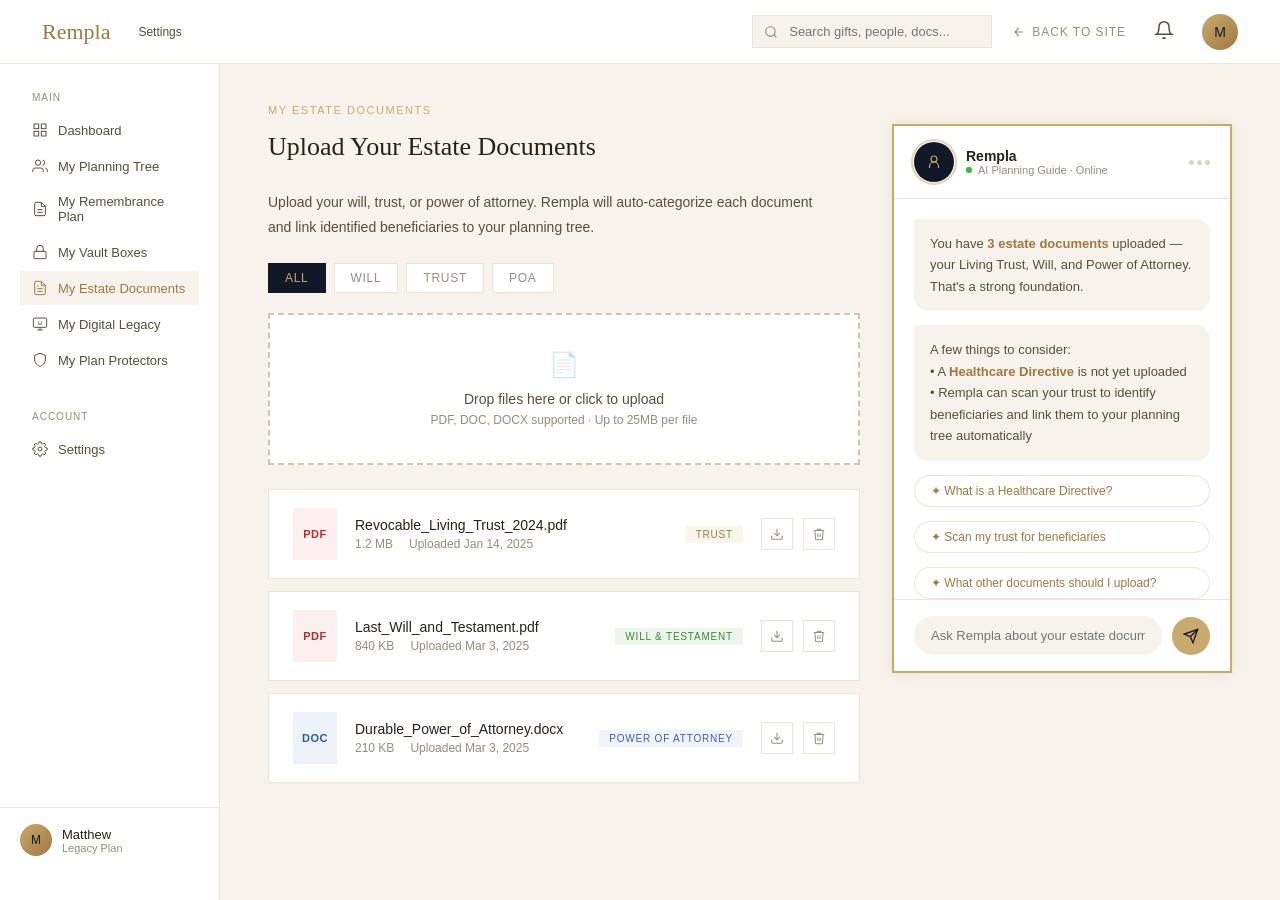
<file: estate-documents/index.html>
<!DOCTYPE html>
<html lang="en">
<head>
    <meta charset="UTF-8">
    <meta name="viewport" content="width=device-width, initial-scale=1.0">
    <title>Settings</title>
    <link rel="stylesheet" href="../assets/css/main.css" />
</head>
<body>
    <div class="container">
        <header>
            <ul><li><a href="index.html" class="the-logo">Rempla</a></li><li class="breadcrumb">Settings</li></ul>
            <ul>
                <li class="dash-search"><svg viewBox="0 0 24 24"><circle cx="11" cy="11" r="8"></circle><line x1="21" y1="21" x2="16.65" y2="16.65"></line></svg><input type="text" placeholder="Search gifts, people, docs..."></li>
                <li><a href="#" class="dash-back"><svg viewBox="0 0 24 24"><path d="M19 12H5M12 5l-7 7 7 7"></path></svg> Back to Site</a></li>
                <li class="notifications"><a href="#" class="inbox-bell"><svg viewBox="0 0 24 24"><path d="M18 8A6 6 0 006 8c0 7-3 9-3 9h18s-3-2-3-9M13.73 21a2 2 0 01-3.46 0"></path></svg></a>
                    <div class="notif-dropdown open" id="notif-dropdown">
                        <div class="notif-dropdown-header">
                            <span>Notifications</span>
                            <button onclick="clearNotifs()">Mark all read</button>
                        </div>
                        <div class="notif-item unread">
                            <div class="notif-icon" style="background:rgba(201,169,110,0.1);">📦</div>
                            <div>
                            <div class="notif-text"><strong>Vault Box Shipped</strong> — Your medium vault box for "Grandfather's Watch" has been shipped and will arrive in 3–5 business days.</div>
                            <div class="notif-time">2 hours ago</div>
                            </div>
                        </div>
                        <div class="notif-item unread">
                            <div class="notif-icon" style="background:rgba(80,160,80,0.1);">✓</div>
                            <div>
                            <div class="notif-text"><strong>Plan Protector Confirmed</strong> — Susan Harlow has accepted her role as your Plan Protector.</div>
                            <div class="notif-time">1 day ago</div>
                            </div>
                        </div>
                        <div class="notif-item">
                            <div class="notif-icon" style="background:rgba(80,120,200,0.08);">📄</div>
                            <div>
                            <div class="notif-text"><strong>Document Uploaded</strong> — Durable_Power_of_Attorney.docx was successfully uploaded and categorized.</div>
                            <div class="notif-time">3 days ago</div>
                            </div>
                        </div>
                    </div>
                </li>
                <li><a href="#" class="dash-avatar">M</a></li>
            </ul>
        </header>
        <div class="dash-content">
            <aside>
                <div class="sidebar-section">
                    <div class="sidebar-section-label">Main</div>
                    <div class="sidebar-link" id="sl-overview">
                        <a href="/dashboard/">
                            <svg viewBox="0 0 24 24"><rect x="3" y="3" width="7" height="7"></rect><rect x="14" y="3" width="7" height="7"></rect><rect x="3" y="14" width="7" height="7"></rect><rect x="14" y="14" width="7" height="7"></rect></svg>
                            Dashboard
                        </a>
                    </div>
                    <div class="sidebar-link" id="sl-family">
                        <a href="/planning-tree/">
                            <svg viewBox="0 0 24 24"><path d="M17 21v-2a4 4 0 00-4-4H5a4 4 0 00-4 4v2"></path><circle cx="9" cy="7" r="4"></circle><path d="M23 21v-2a4 4 0 00-3-3.87M16 3.13a4 4 0 010 7.75"></path></svg>
                            My Planning Tree
                        </a>
                    </div>
                    <div class="sidebar-link" id="sl-plans">
                        <a href="/remembrance-plan/">
                            <svg viewBox="0 0 24 24"><path d="M14 2H6a2 2 0 00-2 2v16a2 2 0 002 2h12a2 2 0 002-2V8z"></path><polyline points="14 2 14 8 20 8"></polyline><line x1="16" y1="13" x2="8" y2="13"></line><line x1="16" y1="17" x2="8" y2="17"></line></svg>
                            My Remembrance Plan
                        </a>
                    </div>
                    <div class="sidebar-link" id="sl-vault">
                        <a href="/vault-boxes/">
                            <svg viewBox="0 0 24 24"><rect x="3" y="11" width="18" height="11" rx="1"></rect><path d="M7 11V7a5 5 0 0110 0v4"></path></svg>
                            My Vault Boxes
                        </a>
                    </div>
                    <div class="sidebar-link" id="sl-documents">
                        <a href="/estate-documents/" class="active">
                            <svg viewBox="0 0 24 24"><path d="M14 2H6a2 2 0 00-2 2v16a2 2 0 002 2h12a2 2 0 002-2V8z"></path><polyline points="14 2 14 8 20 8"></polyline><line x1="16" y1="13" x2="8" y2="13"></line><line x1="16" y1="17" x2="8" y2="17"></line><line x1="10" y1="9" x2="8" y2="9"></line></svg>
                            My Estate Documents
                        </a>
                    </div>
                    <div class="sidebar-link" id="sl-digital">
                        <a href="/digital-legacy/">
                            <svg viewBox="0 0 24 24"><rect x="2" y="3" width="20" height="14" rx="2"></rect><path d="M8 21h8M12 17v4"></path><path d="M9 9h1m4 0h1M9 12h6"></path></svg>
                            My Digital Legacy
                        </a>
                    </div>
                    <div class="sidebar-link" id="sl-protectors">
                        <a href="/plan-protectors/">
                            <svg viewBox="0 0 24 24"><path d="M12 22s8-4 8-10V5l-8-3-8 3v7c0 6 8 10 8 10z"></path></svg>
                            My Plan Protectors
                        </a>
                    </div>
                </div>
                <div class="sidebar-section">
                    <div class="sidebar-section-label">Account</div>
                    <div class="sidebar-link" id="sl-settings">
                        <a href="/settings/">
                            <svg viewBox="0 0 24 24"><circle cx="12" cy="12" r="3"></circle><path d="M19.4 15a1.65 1.65 0 00.33 1.82l.06.06a2 2 0 010 2.83 2 2 0 01-2.83 0l-.06-.06a1.65 1.65 0 00-1.82-.33 1.65 1.65 0 00-1 1.51V21a2 2 0 01-4 0v-.09A1.65 1.65 0 009 19.4a1.65 1.65 0 00-1.82.33l-.06.06a2 2 0 01-2.83-2.83l.06-.06A1.65 1.65 0 004.68 15a1.65 1.65 0 00-1.51-1H3a2 2 0 010-4h.09A1.65 1.65 0 004.6 9a1.65 1.65 0 00-.33-1.82l-.06-.06a2 2 0 012.83-2.83l.06.06A1.65 1.65 0 009 4.68a1.65 1.65 0 001-1.51V3a2 2 0 014 0v.09a1.65 1.65 0 001 1.51 1.65 1.65 0 001.82-.33l.06-.06a2 2 0 012.83 2.83l-.06.06A1.65 1.65 0 0019.4 9a1.65 1.65 0 001.51 1H21a2 2 0 010 4h-.09a1.65 1.65 0 00-1.51 1z"></path></svg>
                            Settings
                        </a>
                    </div>
                </div>
                <div class="sidebar-user">
                    <div class="dash-avatar" style="width:32px;height:32px;font-size:12px;">M</div>
                    <div>
                        <div class="sidebar-user-name">Matthew</div>
                        <div class="sidebar-user-plan">Legacy Plan</div>
                    </div>
                </div>
            </aside>
            <main class="dash-main">
                <!-- DOCUMENTS tab -->
                <div class="tab-panel" id="tab-documents">
                    <div class="tab-with-sidebar">
                        <div class="tab-main-content">
                            <div class="planning-tree-header">
                                <div>
                                    <div class="section-eyebrow">My Estate Documents</div>
                                    <div class="planning-tree-title">Upload Your Estate Documents</div>
                                </div>
                            </div>
                            <p style="font-size:14px;font-weight:300;line-height:1.75;color:#5a4e3a;max-width:560px;margin-bottom:24px;">Upload your will, trust, or power of attorney. Rempla will auto-categorize each document and link identified beneficiaries to your planning tree.</p>
                            <div style="display:flex;gap:8px;margin-bottom:20px;">
                                <button class="doc-filter-btn active" onclick="filterDocs(this,'all')">All</button>
                                <button class="doc-filter-btn" onclick="filterDocs(this,'will')">Will</button>
                                <button class="doc-filter-btn" onclick="filterDocs(this,'trust')">Trust</button>
                                <button class="doc-filter-btn" onclick="filterDocs(this,'poa')">POA</button>
                            </div>
                            <!-- Dropzone -->
                            <div id="doc-dropzone" style="border:2px dashed #d4c4ae;padding:36px;text-align:center;margin-bottom:24px;background:white;transition:border-color .2s,background .2s;cursor:pointer;" onclick="document.getElementById('doc-upload-input').click()" ondragover="event.preventDefault();this.style.borderColor='#c9a96e';this.style.background='rgba(201,169,110,0.04)'" ondragleave="this.style.borderColor='#d4c4ae';this.style.background='white'" ondrop="handleDocDrop(event)">
                                <input type="file" id="doc-upload-input" style="display:none" multiple="" accept=".pdf,.doc,.docx" onchange="handleDocUpload(event)">
                                <div style="font-size:24px;margin-bottom:12px;opacity:.5;">📄</div>
                                <div style="font-size:14px;font-weight:400;color:#5a4e3a;margin-bottom:6px;">Drop files here or click to upload</div>
                                <div style="font-size:12px;color:#9a8c78;">PDF, DOC, DOCX supported · Up to 25MB per file</div>
                            </div>
                    
                            <div id="doc-list" style="display:flex;flex-direction:column;gap:12px;">
                                <div class="doc-row" id="doc-row-1">
                                    <div class="doc-icon">
                                        <div class="doc-icon-bg doc-icon-pdf">PDF</div>
                                    </div>
                                    <div style="flex:1;min-width:0;">
                                        <div class="doc-name">Revocable_Living_Trust_2024.pdf</div>
                                        <div class="doc-meta"><span>1.2 MB</span><span>Uploaded Jan 14, 2025</span></div>
                                    </div>
                                    <div class="doc-category-tag doc-tag-trust">Trust</div>
                                    <div class="doc-actions">
                                        <button class="doc-action-btn" title="Download" onclick="downloadDoc(1)"><svg viewBox="0 0 24 24"><path d="M21 15v4a2 2 0 01-2 2H5a2 2 0 01-2-2v-4"></path><polyline points="7 10 12 15 17 10"></polyline><line x1="12" y1="15" x2="12" y2="3"></line></svg></button>
                                        <button class="doc-action-btn" title="Delete" onclick="deleteDoc(1)"><svg viewBox="0 0 24 24"><polyline points="3 6 5 6 21 6"></polyline><path d="M19 6l-1 14a2 2 0 01-2 2H8a2 2 0 01-2-2L5 6"></path><path d="M10 11v6M14 11v6"></path><path d="M9 6V4h6v2"></path></svg></button>
                                    </div>
                                </div>
                                <div class="doc-row" id="doc-row-2">
                                    <div class="doc-icon">
                                        <div class="doc-icon-bg doc-icon-pdf">PDF</div>
                                    </div>
                                    <div style="flex:1;min-width:0;">
                                        <div class="doc-name">Last_Will_and_Testament.pdf</div>
                                        <div class="doc-meta"><span>840 KB</span><span>Uploaded Mar 3, 2025</span></div>
                                    </div>
                                    <div class="doc-category-tag doc-tag-will">Will &amp; Testament</div>
                                    <div class="doc-actions">
                                        <button class="doc-action-btn" title="Download" onclick="downloadDoc(2)"><svg viewBox="0 0 24 24"><path d="M21 15v4a2 2 0 01-2 2H5a2 2 0 01-2-2v-4"></path><polyline points="7 10 12 15 17 10"></polyline><line x1="12" y1="15" x2="12" y2="3"></line></svg></button>
                                        <button class="doc-action-btn" title="Delete" onclick="deleteDoc(2)"><svg viewBox="0 0 24 24"><polyline points="3 6 5 6 21 6"></polyline><path d="M19 6l-1 14a2 2 0 01-2 2H8a2 2 0 01-2-2L5 6"></path><path d="M10 11v6M14 11v6"></path><path d="M9 6V4h6v2"></path></svg></button>
                                    </div>
                                </div>
                                <div class="doc-row" id="doc-row-3">
                                    <div class="doc-icon">
                                        <div class="doc-icon-bg doc-icon-doc">DOC</div>
                                    </div>
                                    <div style="flex:1;min-width:0;">
                                        <div class="doc-name">Durable_Power_of_Attorney.docx</div>
                                        <div class="doc-meta"><span>210 KB</span><span>Uploaded Mar 3, 2025</span></div>
                                    </div>
                                    <div class="doc-category-tag doc-tag-poa">Power of Attorney</div>
                                    <div class="doc-actions">
                                        <button class="doc-action-btn" title="Download" onclick="downloadDoc(3)"><svg viewBox="0 0 24 24"><path d="M21 15v4a2 2 0 01-2 2H5a2 2 0 01-2-2v-4"></path><polyline points="7 10 12 15 17 10"></polyline><line x1="12" y1="15" x2="12" y2="3"></line></svg></button>
                                        <button class="doc-action-btn" title="Delete" onclick="deleteDoc(3)"><svg viewBox="0 0 24 24"><polyline points="3 6 5 6 21 6"></polyline><path d="M19 6l-1 14a2 2 0 01-2 2H8a2 2 0 01-2-2L5 6"></path><path d="M10 11v6M14 11v6"></path><path d="M9 6V4h6v2"></path></svg></button>
                                    </div>
                                </div>
                            </div>
                            <div id="doc-upload-toast" style="display:none;position:fixed;bottom:32px;right:32px;background:#111827;color:white;padding:16px 24px;font-size:13px;box-shadow:0 8px 32px rgba(0,0,0,0.3);z-index:200;align-items:center;gap:12px;">
                                <svg style="width:16px;height:16px;stroke:#c9a96e;fill:none;stroke-width:2;flex-shrink:0" viewBox="0 0 24 24"><path d="M21 15v4a2 2 0 01-2 2H5a2 2 0 01-2-2v-4"></path><polyline points="17 8 12 3 7 8"></polyline><line x1="12" y1="3" x2="12" y2="15"></line></svg>
                                <span id="doc-toast-msg">Uploading…</span>
                            </div>
                        </div>
                        <div class="tab-sidebar-chat">
                            <div class="rempla-chat">
                            <div class="chat-header">
                                <div class="chat-ai-avatar"><svg viewBox="0 0 24 24"><circle cx="12" cy="8" r="4"></circle><path d="M6 20v-2a6 6 0 0112 0v2"></path></svg></div>
                                <div class="chat-header-title"><div class="chat-header-name">Rempla</div><div class="chat-header-status">AI Planning Guide · Online</div></div><div class="chat-typing-dots"><span></span><span></span><span></span></div>
                            </div>
                            <div class="chat-messages" id="docs-chat-messages">
                                <div class="chat-msg chat-msg-ai">You have <strong>3 estate documents</strong> uploaded — your Living Trust, Will, and Power of Attorney. That's a strong foundation.</div>
                                <div class="chat-msg chat-msg-ai">A few things to consider:<br>• A <strong>Healthcare Directive</strong> is not yet uploaded<br>• Rempla can scan your trust to identify beneficiaries and link them to your planning tree automatically</div>
                                <div class="chat-suggestion" onclick="chatSuggest('docs-chat',this,'What is a Healthcare Directive?')">✦ What is a Healthcare Directive?</div>
                                <div class="chat-suggestion" onclick="chatSuggest('docs-chat',this,'Scan my trust for beneficiaries')">✦ Scan my trust for beneficiaries</div>
                                <div class="chat-suggestion" onclick="chatSuggest('docs-chat',this,'What other documents should I upload?')">✦ What other documents should I upload?</div>
                            </div>
                            <div class="chat-input-area">
                                <input class="chat-input" id="docs-chat-input" placeholder="Ask Rempla about your estate documents…" type="text" onkeydown="if(event.key==='Enter')sendChat('docs-chat')">
                                <button class="chat-send" onclick="sendChat('docs-chat')">
                                <svg viewBox="0 0 24 24"><line x1="22" y1="2" x2="11" y2="13"></line><polygon points="22 2 15 22 11 13 2 9 22 2"></polygon></svg>
                                </button>
                            </div>
                        </div>
                    </div>
                </div>
            </main>
        </div>
    </div>
    <script>
        function setDashLink(link) {
            var linkDash = link;
            window.location.href = linkDash;
        }
        // ── Documents ──
        var CATEGORY_LABELS = { will: 'Will & Testament', trust: 'Trust', poa: 'Power of Attorney', other: 'Other' };
        var CATEGORY_TAGS   = { will: 'doc-tag-will', trust: 'doc-tag-trust', poa: 'doc-tag-poa', other: 'doc-tag-other' };
        var docs = [
            { id: 1, name: 'Revocable_Living_Trust_2024.pdf', category: 'trust', size: '1.2 MB', date: 'Jan 14, 2025', ext: 'PDF' },
            { id: 2, name: 'Last_Will_and_Testament.pdf',     category: 'will',  size: '840 KB', date: 'Mar 3, 2025',  ext: 'PDF' },
            { id: 3, name: 'Durable_Power_of_Attorney.docx',  category: 'poa',   size: '210 KB', date: 'Mar 3, 2025',  ext: 'DOC' }
        ];
        var activeFilter = 'all';

        function renderDocs() {
            var list = document.getElementById('doc-list');
            if (!list) return;
            var filtered = activeFilter === 'all' ? docs : docs.filter(function(d){ return d.category === activeFilter; });
            if (filtered.length === 0) {
                list.innerHTML = '<div style="text-align:center;padding:40px;color:var(--text-light);font-size:14px;">No documents in this category yet.</div>';
                return;
            }
            list.innerHTML = filtered.map(function(doc) {
                var tagClass = CATEGORY_TAGS[doc.category];
                var label = CATEGORY_LABELS[doc.category];
                var iconClass = doc.ext === 'PDF' ? 'doc-icon-pdf' : doc.ext === 'DOC' ? 'doc-icon-doc' : 'doc-icon-other';
                var progressBar = doc.uploading ? '<div class="doc-upload-bar"><div class="doc-upload-fill" id="fill-' + doc.id + '" style="width:' + (doc.progress||0) + '%"></div></div>' : '';
                return '<div class="doc-row" id="doc-row-' + doc.id + '">' +
                    '<div class="doc-icon"><div class="doc-icon-bg ' + iconClass + '">' + doc.ext + '</div></div>' +
                    '<div style="flex:1;min-width:0;"><div class="doc-name">' + doc.name + '</div>' +
                    '<div class="doc-meta"><span>' + doc.size + '</span><span>Uploaded ' + doc.date + '</span></div>' + progressBar + '</div>' +
                    '<div class="doc-category-tag ' + tagClass + '">' + label + '</div>' +
                    '<div class="doc-actions">' +
                    '<button class="doc-action-btn" title="Download" onclick="downloadDoc(' + doc.id + ')"><svg viewBox="0 0 24 24"><path d="M21 15v4a2 2 0 01-2 2H5a2 2 0 01-2-2v-4"/><polyline points="7 10 12 15 17 10"/><line x1="12" y1="15" x2="12" y2="3"/></svg></button>' +
                    '<button class="doc-action-btn" title="Delete" onclick="deleteDoc(' + doc.id + ')"><svg viewBox="0 0 24 24"><polyline points="3 6 5 6 21 6"/><path d="M19 6l-1 14a2 2 0 01-2 2H8a2 2 0 01-2-2L5 6"/><path d="M10 11v6M14 11v6"/><path d="M9 6V4h6v2"/></svg></button>' +
                    '</div></div>';
            }).join('');
        }

        function downloadDoc(id) { var doc = docs.find(function(d){ return d.id === id; }); if (doc) alert('Downloading: ' + doc.name); }

        function filterDocs(btn, cat) {
            document.querySelectorAll('.doc-filter-btn').forEach(function(b){ b.classList.remove('active'); });
            btn.classList.add('active');
            activeFilter = cat;
            renderDocs();
        }

        function deleteDoc(id) {
            var row = document.getElementById('doc-row-' + id);
            if (row) { row.style.opacity = '0'; row.style.transition = 'opacity .3s'; }
            setTimeout(function() { docs = docs.filter(function(d){ return d.id !== id; }); renderDocs(); }, 300);
        }

        function showToast(msg) {
            var t = document.getElementById('doc-upload-toast');
            document.getElementById('doc-toast-msg').textContent = msg;
            t.style.display = 'flex';
            setTimeout(function(){ t.style.display = 'none'; }, 3000);
        }

        function guessCategory(name) {
            var n = name.toLowerCase();
            if (n.includes('trust')) return 'trust';
            if (n.includes('will') || n.includes('testament')) return 'will';
            if (n.includes('power') || n.includes('attorney') || n.includes('poa')) return 'poa';
            return 'other';
        }

        function handleDocUpload(event) { processFiles(Array.from(event.target.files)); event.target.value = ''; }
        function handleDocDrop(event) {
            event.preventDefault();
            document.getElementById('doc-dropzone').style.borderColor = '#d4c4ae';
            document.getElementById('doc-dropzone').style.background = '#ffffff';
            processFiles(Array.from(event.dataTransfer.files));
        }

        function processFiles(files) {
            files.forEach(function(file) {
                var ext = file.name.split('.').pop().toUpperCase();
                var displayExt = ext === 'DOCX' ? 'DOC' : ext;
                var id = Date.now() + Math.random();
                var sizeMB = file.size / (1024*1024);
                var sizeStr = sizeMB >= 1 ? sizeMB.toFixed(1) + ' MB' : Math.round(file.size/1024) + ' KB';
                var now = new Date().toLocaleDateString('en-US', { month:'short', day:'numeric', year:'numeric' });
                var doc = { id: id, name: file.name, category: guessCategory(file.name), size: sizeStr, date: now, ext: displayExt, uploading: true, progress: 0 };
                docs.unshift(doc);
                activeFilter = 'all';
                document.querySelectorAll('.doc-filter-btn').forEach(function(b,i){ b.classList.toggle('active', i===0); });
                renderDocs();
                var p = 0;
                var interval = setInterval(function() {
                    p += Math.random() * 25 + 10;
                    if (p >= 100) { p = 100; clearInterval(interval); }
                    var fill = document.getElementById('fill-' + id);
                    if (fill) fill.style.width = p + '%';
                        if (p >= 100) {
                    setTimeout(function() { doc.uploading = false; renderDocs(); showToast(file.name + ' uploaded successfully.'); }, 400);
                    }
                }, 300);
            });
        }

        renderDocs();
    </script>
</body>
</html>
</file>
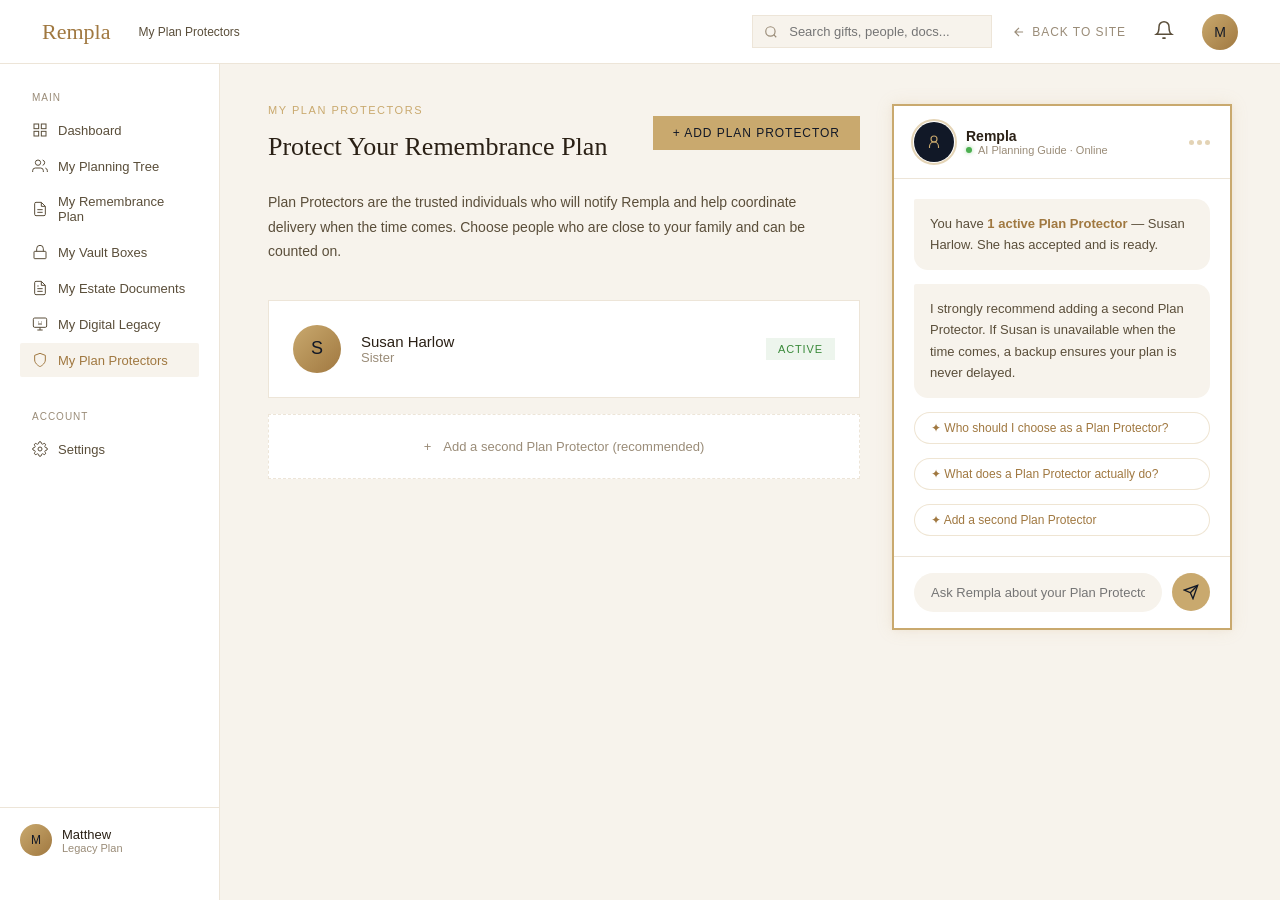
<file: plan-protectors/index.html>
<!DOCTYPE html>
<html lang="en">
<head>
    <meta charset="UTF-8">
    <meta name="viewport" content="width=device-width, initial-scale=1.0">
    <title>My Plan Protectors</title>
    <link rel="stylesheet" href="../assets/css/main.css" />
</head>
<body>
    <div class="container">
        <header>
            <ul><li><a href="index.html" class="the-logo">Rempla</a></li><li class="breadcrumb">My Plan Protectors</li></ul>
            <ul>
                <li class="dash-search"><svg viewBox="0 0 24 24"><circle cx="11" cy="11" r="8"></circle><line x1="21" y1="21" x2="16.65" y2="16.65"></line></svg><input type="text" placeholder="Search gifts, people, docs..."></li>
                <li><a href="#" class="dash-back"><svg viewBox="0 0 24 24"><path d="M19 12H5M12 5l-7 7 7 7"></path></svg> Back to Site</a></li>
                <li class="notifications"><a href="#" class="inbox-bell"><svg viewBox="0 0 24 24"><path d="M18 8A6 6 0 006 8c0 7-3 9-3 9h18s-3-2-3-9M13.73 21a2 2 0 01-3.46 0"></path></svg></a>
                    <div class="notif-dropdown open" id="notif-dropdown">
                        <div class="notif-dropdown-header">
                            <span>Notifications</span>
                            <button onclick="clearNotifs()">Mark all read</button>
                        </div>
                        <div class="notif-item unread">
                            <div class="notif-icon" style="background:rgba(201,169,110,0.1);">📦</div>
                            <div>
                            <div class="notif-text"><strong>Vault Box Shipped</strong> — Your medium vault box for "Grandfather's Watch" has been shipped and will arrive in 3–5 business days.</div>
                            <div class="notif-time">2 hours ago</div>
                            </div>
                        </div>
                        <div class="notif-item unread">
                            <div class="notif-icon" style="background:rgba(80,160,80,0.1);">✓</div>
                            <div>
                            <div class="notif-text"><strong>Plan Protector Confirmed</strong> — Susan Harlow has accepted her role as your Plan Protector.</div>
                            <div class="notif-time">1 day ago</div>
                            </div>
                        </div>
                        <div class="notif-item">
                            <div class="notif-icon" style="background:rgba(80,120,200,0.08);">📄</div>
                            <div>
                            <div class="notif-text"><strong>Document Uploaded</strong> — Durable_Power_of_Attorney.docx was successfully uploaded and categorized.</div>
                            <div class="notif-time">3 days ago</div>
                            </div>
                        </div>
                    </div>
                </li>
                <li><a href="#" class="dash-avatar">M</a></li>
            </ul>
        </header>
        <div class="dash-content">
            <aside>
                <div class="sidebar-section">
                    <div class="sidebar-section-label">Main</div>
                    <div class="sidebar-link" id="sl-overview">
                        <a href="/dashboard/">
                            <svg viewBox="0 0 24 24"><rect x="3" y="3" width="7" height="7"></rect><rect x="14" y="3" width="7" height="7"></rect><rect x="3" y="14" width="7" height="7"></rect><rect x="14" y="14" width="7" height="7"></rect></svg>
                            Dashboard
                        </a>
                    </div>
                    <div class="sidebar-link" id="sl-family">
                        <a href="/planning-tree/">
                            <svg viewBox="0 0 24 24"><path d="M17 21v-2a4 4 0 00-4-4H5a4 4 0 00-4 4v2"></path><circle cx="9" cy="7" r="4"></circle><path d="M23 21v-2a4 4 0 00-3-3.87M16 3.13a4 4 0 010 7.75"></path></svg>
                            My Planning Tree
                        </a>
                    </div>
                    <div class="sidebar-link" id="sl-plans">
                        <a href="/remembrance-plan/">
                            <svg viewBox="0 0 24 24"><path d="M14 2H6a2 2 0 00-2 2v16a2 2 0 002 2h12a2 2 0 002-2V8z"></path><polyline points="14 2 14 8 20 8"></polyline><line x1="16" y1="13" x2="8" y2="13"></line><line x1="16" y1="17" x2="8" y2="17"></line></svg>
                            My Remembrance Plan
                        </a>
                    </div>
                    <div class="sidebar-link" id="sl-vault">
                        <a href="/vault-boxes/">
                            <svg viewBox="0 0 24 24"><rect x="3" y="11" width="18" height="11" rx="1"></rect><path d="M7 11V7a5 5 0 0110 0v4"></path></svg>
                            My Vault Boxes
                        </a>
                    </div>
                    <div class="sidebar-link" id="sl-documents">
                        <a href="/estate-documents/">
                            <svg viewBox="0 0 24 24"><path d="M14 2H6a2 2 0 00-2 2v16a2 2 0 002 2h12a2 2 0 002-2V8z"></path><polyline points="14 2 14 8 20 8"></polyline><line x1="16" y1="13" x2="8" y2="13"></line><line x1="16" y1="17" x2="8" y2="17"></line><line x1="10" y1="9" x2="8" y2="9"></line></svg>
                            My Estate Documents
                        </a>
                    </div>
                    <div class="sidebar-link" id="sl-digital">
                        <a href="/digital-legacy/">
                            <svg viewBox="0 0 24 24"><rect x="2" y="3" width="20" height="14" rx="2"></rect><path d="M8 21h8M12 17v4"></path><path d="M9 9h1m4 0h1M9 12h6"></path></svg>
                            My Digital Legacy
                        </a>
                    </div>
                    <div class="sidebar-link" id="sl-protectors">
                        <a href="/plan-protectors/" class="active">
                            <svg viewBox="0 0 24 24"><path d="M12 22s8-4 8-10V5l-8-3-8 3v7c0 6 8 10 8 10z"></path></svg>
                            My Plan Protectors
                        </a>
                    </div>
                </div>
                <div class="sidebar-section">
                    <div class="sidebar-section-label">Account</div>
                    <div class="sidebar-link" id="sl-settings">
                        <a href="/settings/">
                            <svg viewBox="0 0 24 24"><circle cx="12" cy="12" r="3"></circle><path d="M19.4 15a1.65 1.65 0 00.33 1.82l.06.06a2 2 0 010 2.83 2 2 0 01-2.83 0l-.06-.06a1.65 1.65 0 00-1.82-.33 1.65 1.65 0 00-1 1.51V21a2 2 0 01-4 0v-.09A1.65 1.65 0 009 19.4a1.65 1.65 0 00-1.82.33l-.06.06a2 2 0 01-2.83-2.83l.06-.06A1.65 1.65 0 004.68 15a1.65 1.65 0 00-1.51-1H3a2 2 0 010-4h.09A1.65 1.65 0 004.6 9a1.65 1.65 0 00-.33-1.82l-.06-.06a2 2 0 012.83-2.83l.06.06A1.65 1.65 0 009 4.68a1.65 1.65 0 001-1.51V3a2 2 0 014 0v.09a1.65 1.65 0 001 1.51 1.65 1.65 0 001.82-.33l.06-.06a2 2 0 012.83 2.83l-.06.06A1.65 1.65 0 0019.4 9a1.65 1.65 0 001.51 1H21a2 2 0 010 4h-.09a1.65 1.65 0 00-1.51 1z"></path></svg>
                            Settings
                        </a>
                    </div>
                </div>
                <div class="sidebar-user">
                    <div class="dash-avatar" style="width:32px;height:32px;font-size:12px;">M</div>
                    <div>
                        <div class="sidebar-user-name">Matthew</div>
                        <div class="sidebar-user-plan">Legacy Plan</div>
                    </div>
                </div>
            </aside>
            <main class="dash-main">
                <!-- GUARDIANS tab -->
                <div class="tab-panel" id="tab-protectors">
                    <div class="tab-with-sidebar">
                        <div class="tab-main-content">
                            <div class="planning-tree-header">
                                <div>
                                    <div class="section-eyebrow">My Plan Protectors</div>
                                    <div class="planning-tree-title">Protect Your Remembrance Plan</div>
                                </div>
                                <button class="btn-add-member">+ Add Plan Protector</button>
                            </div>
                            <p style="font-size:14px;font-weight:300;line-height:1.75;color:#5a4e3a;max-width:560px;margin-bottom:36px;">Plan Protectors are the trusted individuals who will notify Rempla and help coordinate delivery when the time comes. Choose people who are close to your family and can be counted on.</p>
                            <div style="display:flex;flex-direction:column;gap:16px;max-width:600px;">
                                <div style="background:white;border:1px solid #ede5d8;padding:24px;display:flex;align-items:center;gap:20px;">
                                    <div class="dash-avatar" style="width:48px;height:48px;font-size:18px;">S</div>
                                    <div style="flex:1"><div style="font-size:15px;font-weight:500;color:#2a2015">Susan Harlow</div><div style="font-size:13px;color:#9a8c78">Sister</div></div>
                                    <div style="font-size:11px;letter-spacing:.08em;text-transform:uppercase;padding:5px 12px;background:rgba(80, 160, 80, 0.1);color:#3a8a3a;">Active</div>
                                </div>
                                <div style="background:white;border:1px solid #ede5d8;border-style:dashed;padding:24px;display:flex;align-items:center;justify-content:center;gap:12px;cursor:pointer;color:#9a8c78;font-size:13px;">
                                    <span>+</span> Add a second Plan Protector (recommended)
                                </div>
                            </div>
                        </div>
                        <div class="tab-sidebar-chat">
                            <div class="rempla-chat">
                                <div class="chat-header">
                                    <div class="chat-ai-avatar"><svg viewBox="0 0 24 24"><circle cx="12" cy="8" r="4"></circle><path d="M6 20v-2a6 6 0 0112 0v2"></path></svg></div>
                                    <div class="chat-header-title">
                                        <div class="chat-header-name">Rempla</div>
                                        <div class="chat-header-status">AI Planning Guide · Online</div>
                                    </div>
                                    <div class="chat-typing-dots">
                                        <span></span><span></span><span></span>
                                    </div>
                                </div>
                                <div class="chat-messages" id="protectors-chat-messages">
                                    <div class="chat-msg chat-msg-ai">You have <strong>1 active Plan Protector</strong> — Susan Harlow. She has accepted and is ready.</div>
                                    <div class="chat-msg chat-msg-ai">I strongly recommend adding a second Plan Protector. If Susan is unavailable when the time comes, a backup ensures your plan is never delayed.</div>
                                    <div class="chat-suggestion" onclick="chatSuggest('protectors-chat',this,'Who should I choose as a Plan Protector?')">✦ Who should I choose as a Plan Protector?</div>
                                    <div class="chat-suggestion" onclick="chatSuggest('protectors-chat',this,'What does a Plan Protector actually do?')">✦ What does a Plan Protector actually do?</div>
                                    <div class="chat-suggestion" onclick="chatSuggest('protectors-chat',this,'Add a second Plan Protector')">✦ Add a second Plan Protector</div>
                                </div>
                                <div class="chat-input-area">
                                    <input class="chat-input" id="protectors-chat-input" placeholder="Ask Rempla about your Plan Protectors…" type="text" onkeydown="if(event.key==='Enter')sendChat('protectors-chat')">
                                    <button class="chat-send" onclick="sendChat('protectors-chat')">
                                    <svg viewBox="0 0 24 24"><line x1="22" y1="2" x2="11" y2="13"></line><polygon points="22 2 15 22 11 13 2 9 22 2"></polygon></svg>
                                    </button>
                                </div>
                            </div>
                        </div>
                    </div>
                </div>
            </main>
        </div>
    </div>
    <script>
        function setDashLink(link) {
            var linkDash = link;
            window.location.href = linkDash;
        }
    </script>
</body>
</html>
</file>
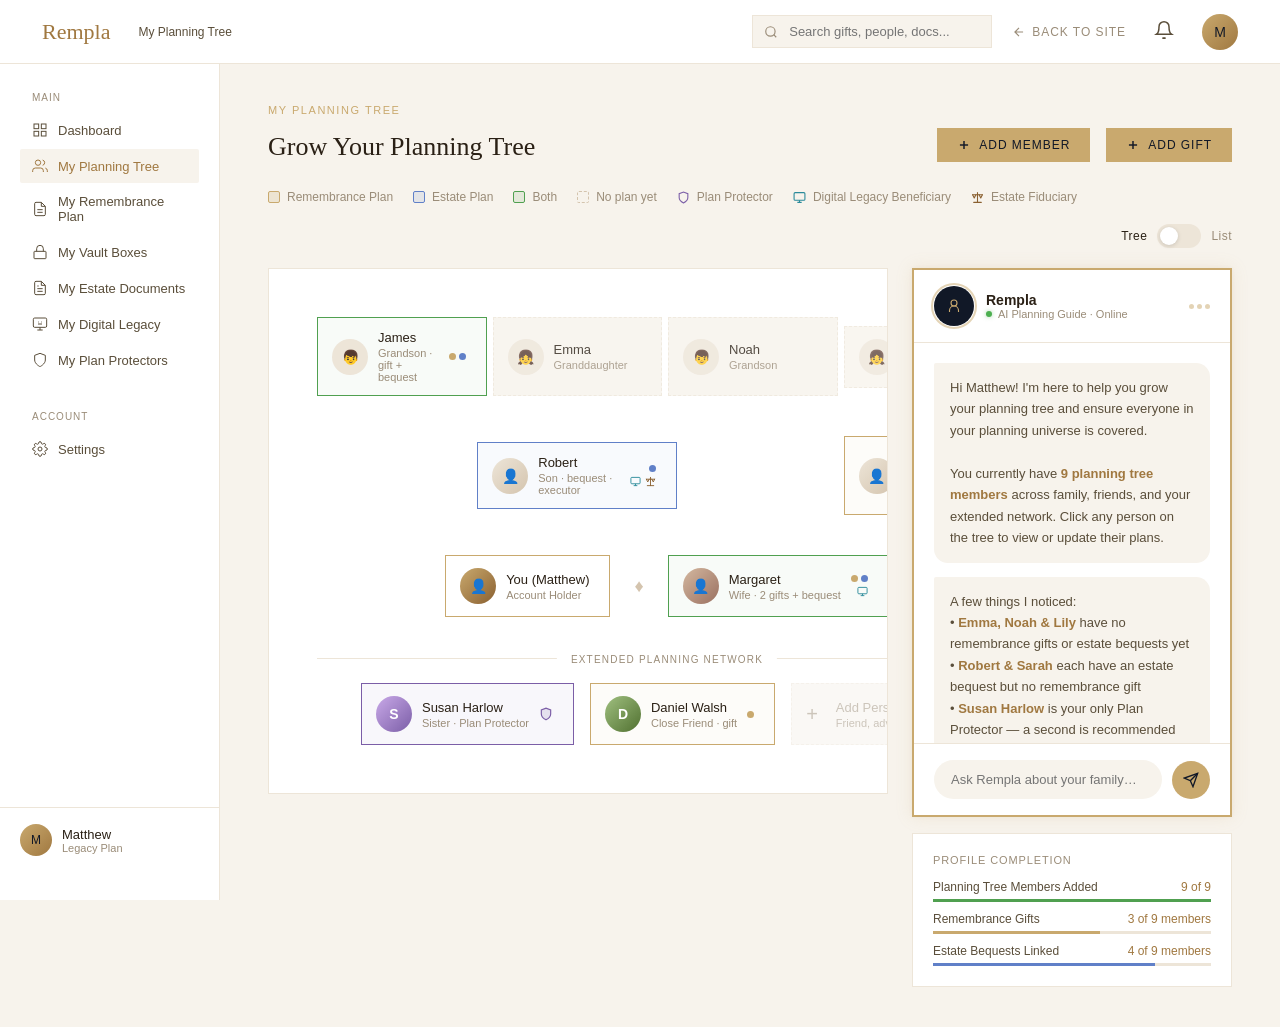
<file: planning-tree/index.html>
<!DOCTYPE html>
<html lang="en">
<head>
    <meta charset="UTF-8">
    <meta name="viewport" content="width=device-width, initial-scale=1.0">
    <title>My Planning Tree</title>
    <link rel="stylesheet" href="../assets/css/main.css" />
</head>
<body>
    <div class="container">
        <header>
            <ul><li><a href="index.html" class="the-logo">Rempla</a></li><li class="breadcrumb">My Planning Tree</li></ul>
            <ul>
                <li class="dash-search"><svg viewBox="0 0 24 24"><circle cx="11" cy="11" r="8"></circle><line x1="21" y1="21" x2="16.65" y2="16.65"></line></svg><input type="text" placeholder="Search gifts, people, docs..."></li>
                <li><a href="#" class="dash-back"><svg viewBox="0 0 24 24"><path d="M19 12H5M12 5l-7 7 7 7"></path></svg> Back to Site</a></li>
                <li class="notifications"><a href="#" class="inbox-bell"><svg viewBox="0 0 24 24"><path d="M18 8A6 6 0 006 8c0 7-3 9-3 9h18s-3-2-3-9M13.73 21a2 2 0 01-3.46 0"></path></svg></a>
                    <div class="notif-dropdown open" id="notif-dropdown">
                        <div class="notif-dropdown-header">
                            <span>Notifications</span>
                            <button onclick="clearNotifs()">Mark all read</button>
                        </div>
                        <div class="notif-item unread">
                            <div class="notif-icon" style="background:rgba(201,169,110,0.1);">📦</div>
                            <div>
                            <div class="notif-text"><strong>Vault Box Shipped</strong> — Your medium vault box for "Grandfather's Watch" has been shipped and will arrive in 3–5 business days.</div>
                            <div class="notif-time">2 hours ago</div>
                            </div>
                        </div>
                        <div class="notif-item unread">
                            <div class="notif-icon" style="background:rgba(80,160,80,0.1);">✓</div>
                            <div>
                            <div class="notif-text"><strong>Plan Protector Confirmed</strong> — Susan Harlow has accepted her role as your Plan Protector.</div>
                            <div class="notif-time">1 day ago</div>
                            </div>
                        </div>
                        <div class="notif-item">
                            <div class="notif-icon" style="background:rgba(80,120,200,0.08);">📄</div>
                            <div>
                            <div class="notif-text"><strong>Document Uploaded</strong> — Durable_Power_of_Attorney.docx was successfully uploaded and categorized.</div>
                            <div class="notif-time">3 days ago</div>
                            </div>
                        </div>
                    </div>
                </li>
                <li><a href="#" class="dash-avatar">M</a></li>
            </ul>
        </header>
        <div class="dash-content">
            <aside>
                <div class="sidebar-section">
                    <div class="sidebar-section-label">Main</div>
                    <div class="sidebar-link" id="sl-overview">
                        <a href="/dashboard/">
                            <svg viewBox="0 0 24 24"><rect x="3" y="3" width="7" height="7"></rect><rect x="14" y="3" width="7" height="7"></rect><rect x="3" y="14" width="7" height="7"></rect><rect x="14" y="14" width="7" height="7"></rect></svg>
                            Dashboard
                        </a>
                    </div>
                    <div class="sidebar-link" id="sl-family">
                        <a href="/planning-tree/" class="active">
                            <svg viewBox="0 0 24 24"><path d="M17 21v-2a4 4 0 00-4-4H5a4 4 0 00-4 4v2"></path><circle cx="9" cy="7" r="4"></circle><path d="M23 21v-2a4 4 0 00-3-3.87M16 3.13a4 4 0 010 7.75"></path></svg>
                            My Planning Tree
                        </a>
                    </div>
                    <div class="sidebar-link" id="sl-plans">
                        <a href="/remembrance-plan/">
                            <svg viewBox="0 0 24 24"><path d="M14 2H6a2 2 0 00-2 2v16a2 2 0 002 2h12a2 2 0 002-2V8z"></path><polyline points="14 2 14 8 20 8"></polyline><line x1="16" y1="13" x2="8" y2="13"></line><line x1="16" y1="17" x2="8" y2="17"></line></svg>
                            My Remembrance Plan
                        </a>
                    </div>
                    <div class="sidebar-link" id="sl-vault">
                        <a href="/vault-boxes/">
                            <svg viewBox="0 0 24 24"><rect x="3" y="11" width="18" height="11" rx="1"></rect><path d="M7 11V7a5 5 0 0110 0v4"></path></svg>
                            My Vault Boxes
                        </a>
                    </div>
                    <div class="sidebar-link" id="sl-documents">
                        <a href="/estate-documents/">
                            <svg viewBox="0 0 24 24"><path d="M14 2H6a2 2 0 00-2 2v16a2 2 0 002 2h12a2 2 0 002-2V8z"></path><polyline points="14 2 14 8 20 8"></polyline><line x1="16" y1="13" x2="8" y2="13"></line><line x1="16" y1="17" x2="8" y2="17"></line><line x1="10" y1="9" x2="8" y2="9"></line></svg>
                            My Estate Documents
                        </a>
                    </div>
                    <div class="sidebar-link" id="sl-digital">
                        <a href="/digital-legacy/">
                            <svg viewBox="0 0 24 24"><rect x="2" y="3" width="20" height="14" rx="2"></rect><path d="M8 21h8M12 17v4"></path><path d="M9 9h1m4 0h1M9 12h6"></path></svg>
                            My Digital Legacy
                        </a>
                    </div>
                    <div class="sidebar-link" id="sl-protectors">
                        <a href="/plan-protectors/">
                            <svg viewBox="0 0 24 24"><path d="M12 22s8-4 8-10V5l-8-3-8 3v7c0 6 8 10 8 10z"></path></svg>
                            My Plan Protectors
                        </a>
                    </div>
                </div>
                <div class="sidebar-section">
                    <div class="sidebar-section-label">Account</div>
                    <div class="sidebar-link" id="sl-settings">
                        <a href="/settings/">
                            <svg viewBox="0 0 24 24"><circle cx="12" cy="12" r="3"></circle><path d="M19.4 15a1.65 1.65 0 00.33 1.82l.06.06a2 2 0 010 2.83 2 2 0 01-2.83 0l-.06-.06a1.65 1.65 0 00-1.82-.33 1.65 1.65 0 00-1 1.51V21a2 2 0 01-4 0v-.09A1.65 1.65 0 009 19.4a1.65 1.65 0 00-1.82.33l-.06.06a2 2 0 01-2.83-2.83l.06-.06A1.65 1.65 0 004.68 15a1.65 1.65 0 00-1.51-1H3a2 2 0 010-4h.09A1.65 1.65 0 004.6 9a1.65 1.65 0 00-.33-1.82l-.06-.06a2 2 0 012.83-2.83l.06.06A1.65 1.65 0 009 4.68a1.65 1.65 0 001-1.51V3a2 2 0 014 0v.09a1.65 1.65 0 001 1.51 1.65 1.65 0 001.82-.33l.06-.06a2 2 0 012.83 2.83l-.06.06A1.65 1.65 0 0019.4 9a1.65 1.65 0 001.51 1H21a2 2 0 010 4h-.09a1.65 1.65 0 00-1.51 1z"></path></svg>
                            Settings
                        </a>
                    </div>
                </div>
                <div class="sidebar-user">
                    <div class="dash-avatar" style="width:32px;height:32px;font-size:12px;">M</div>
                    <div>
                        <div class="sidebar-user-name">Matthew</div>
                        <div class="sidebar-user-plan">Legacy Plan</div>
                    </div>
                </div>
            </aside>
            <main class="dash-main">
                <div class="tab-panel active" id="tab-family">
                    <div class="planning-tree-header">
                        <div>
                            <div class="section-eyebrow">My Planning Tree</div>
                            <div class="planning-tree-title">Grow Your Planning Tree</div>
                        </div>
                        <div class="buttons-area">
                            <button class="btn-add-member" onclick="openAddMemberModal()">
                                <svg viewBox="0 0 24 24"><line x1="12" y1="5" x2="12" y2="19"></line><line x1="5" y1="12" x2="19" y2="12"></line></svg>
                                Add Member
                            </button>
                            <button class="btn-add-member" onclick="window.location.href='/remembrance-plan/'">
                                <svg viewBox="0 0 24 24"><line x1="12" y1="5" x2="12" y2="19"></line><line x1="5" y1="12" x2="19" y2="12"></line></svg>
                                Add Gift
                            </button>
                        </div>
                    </div>

                    <!-- Legend -->
                    <div style="display:flex;gap:20px;flex-wrap:wrap;margin-bottom:20px;">
                        <div class="tooltip-flag" style="display:flex;align-items:center;gap:7px;font-size:12px;color:#9a8c78;" data-tooltip="Lorem Ipsum Dolor"><div style="width:12px;height:12px;background:rgba(201,169,110,0.2);border:1.5px solid #c9a96e;border-radius:2px;"></div>Remembrance Plan</div>
                        <div class="tooltip-flag" style="display:flex;align-items:center;gap:7px;font-size:12px;color:#9a8c78;" data-tooltip="Lorem Ipsum Dolor"><div style="width:12px;height:12px;background:rgba(80,120,200,0.12);border:1.5px solid #6080c8;border-radius:2px;"></div>Estate Plan</div>
                        <div class="tooltip-flag" style="display:flex;align-items:center;gap:7px;font-size:12px;color:#9a8c78;" data-tooltip="Lorem Ipsum Dolor"><div style="width:12px;height:12px;background:rgba(80,160,80,0.12);border:1.5px solid #50a050;border-radius:2px;"></div>Both</div>
                        <div class="tooltip-flag" style="display:flex;align-items:center;gap:7px;font-size:12px;color:#9a8c78;" data-tooltip="Lorem Ipsum Dolor"><div style="width:12px;height:12px;background:#f7f3ec;border:1.5px dashed #d4c4ae;border-radius:2px;"></div>No plan yet</div>
                        <div class="tooltip-flag" style="display:flex;align-items:center;gap:7px;font-size:12px;color:#9a8c78;" data-tooltip="Lorem Ipsum Dolor">
                            <svg style="width:13px;height:13px;stroke:#7b5ea7;fill:none;stroke-width:2;" viewBox="0 0 24 24"><path d="M12 22s8-4 8-10V5l-8-3-8 3v7c0 6 8 10 8 10z"></path></svg>
                            Plan Protector
                        </div>
                        <div class="tooltip-flag" style="display:flex;align-items:center;gap:7px;font-size:12px;color:#9a8c78;" data-tooltip="Lorem Ipsum Dolor">
                            <svg style="width:13px;height:13px;stroke:#2a8a9a;fill:none;stroke-width:2;" viewBox="0 0 24 24"><rect x="2" y="3" width="20" height="14" rx="2"></rect><path d="M8 21h8M12 17v4"></path></svg>
                            Digital Legacy Beneficiary
                        </div>
                        <div class="tooltip-flag" style="display:flex;align-items:center;gap:7px;font-size:12px;color:#9a8c78;" data-tooltip="Lorem Ipsum Dolor">
                            <svg style="width:13px;height:13px;stroke:#8a6030;fill:none;stroke-width:2;stroke-linecap:round;stroke-linejoin:round;" viewBox="0 0 24 24"><line x1="12" y1="3" x2="12" y2="21"></line><line x1="5" y1="21" x2="19" y2="21"></line><line x1="3" y1="7" x2="21" y2="7"></line><polyline points="3,7 6,13 9,7"></polyline><polyline points="15,7 18,13 21,7"></polyline></svg>
                            Estate Fiduciary
                        </div>
                    </div>

                    <!-- View Toggle -->
                    <div style="display:flex;align-items:center;margin-bottom:20px;">
                    <div class="tree-view-toggle">
                        <span class="tree-view-toggle-label active" id="toggle-label-tree">Tree</span>
                        <button class="tree-view-toggle-track" id="tree-view-toggle-btn" onclick="toggleTreeView()"></button>
                        <span class="tree-view-toggle-label" id="toggle-label-list">List</span>
                    </div>
                    </div>

                    <div style="display:grid;grid-template-columns:1fr 320px;gap:24px;align-items:start;">
                    <!-- Shared node detail popup (works for both tree and list views) -->
                    <div id="node-detail" style="display:none;position:fixed;top:50%;left:50%;transform:translate(-50%,-50%);width:320px;background:white;border:1px solid #ede5d8;padding:28px;z-index:100;box-shadow:0 16px 48px rgba(0,0,0,0.15);">
                        <div style="display:flex;justify-content:space-between;align-items:center;margin-bottom:4px;">
                            <div id="nd-name" style="font-size:17px;font-weight:600;color:#2a2015;"></div>
                            <button onclick="document.getElementById('node-detail').style.display='none';document.getElementById('node-detail-overlay').style.display='none'" style="background:none;border:none;cursor:pointer;color:#9a8c78;font-size:20px;line-height:1;">×</button>
                        </div>
                        <div class="edit-info" style="font-size:12px;color:#a07840;cursor:pointer;margin-bottom:14px;" onclick="editNodeInformation(document.getElementById('nd-name').textContent, 'Doe', 'johndoe@emailaccount.com', '(555) 123-4567', 'Main Av. 123', 'Apt. B', 'Anycity', 'CA', '12345', '2004-03-12', document.getElementById('nd-relation').textContent)">[Edit information]</div>
                        <div id="nd-relation" style="font-size:11px;letter-spacing:.08em;text-transform:uppercase;color:#9a8c78;margin-bottom:16px;"></div>
                        <div id="nd-gifts" style="display:flex;flex-direction:column;gap:8px;"></div>
                        <button onclick="document.getElementById('node-detail').style.display='none';document.getElementById('node-detail-overlay').style.display='none';window.location.href='/remembrance-plan/'" style="margin-top:20px;width:100%;font-family:'Jost',sans-serif;font-size:11px;letter-spacing:.08em;text-transform:uppercase;background:#c9a96e;color:#111827;border:none;padding:12px;cursor:pointer;">Add Gift for This Person</button>
                    </div>
                    <div id="node-detail-overlay" onclick="document.getElementById('node-detail').style.display='none';this.style.display='none'" style="display:none;position:fixed;inset:0;background:rgba(0,0,0,0.2);z-index:99;"></div>

                    <!-- Tree View (default) -->
                    <div id="tree-view-tree" class="tree-canvas" style="position:relative;">

                        <div class="tree-wrap" id="tree-wrap">
                        <!-- GENERATION 3 — GRANDCHILDREN -->
                        <div class="tree-generation" id="tree-gen-3">
                            <div class="tree-generation-group" style="flex:3;" id="tree-group-robert-children">
                            <div class="tree-node" style="cursor:pointer;border-color:#50a050;background:rgba(80,160,80,0.04);flex:1;" onclick="showNodeDetail('James','Grandson',[{type:'Rempla',label:'Grandfather\'s watch · 16th birthday, 5 yrs after passing'},{type:'estate',label:'Trust beneficiary · college fund at age 21'}])">
                                <div class="tree-node-avatar" style="background:#ede5d8;">👦</div>
                                <div class="tree-node-info"><div class="tree-node-name">James</div><div class="tree-node-relation">Grandson · gift + bequest</div></div>
                                <div style="display:flex;gap:3px;margin-left:auto;"><div style="width:7px;height:7px;border-radius:50%;background:#c9a96e;"></div><div style="width:7px;height:7px;border-radius:50%;background:#6080c8;"></div></div>
                            </div>
                            <div class="tree-node" style="cursor:pointer;border-style:dashed;opacity:0.8;flex:1;" onclick="showNodeDetail('Emma','Granddaughter',[{type:'none',label:'No estate bequest recorded'},{type:'none',label:'No remembrance gifts yet — ask Rempla'}])">
                                <div class="tree-node-avatar" style="background:#ede5d8;">👧</div>
                                <div class="tree-node-info"><div class="tree-node-name">Emma</div><div class="tree-node-relation">Granddaughter</div></div>
                            </div>
                            <div class="tree-node" style="cursor:pointer;border-style:dashed;opacity:0.8;flex:1;" onclick="showNodeDetail('Noah','Grandson',[{type:'none',label:'No estate bequest recorded'},{type:'none',label:'No remembrance gifts yet — ask Rempla'}])">
                                <div class="tree-node-avatar" style="background:#ede5d8;">👦</div>
                                <div class="tree-node-info"><div class="tree-node-name">Noah</div><div class="tree-node-relation">Grandson</div></div>
                            </div>
                            </div>
                            <div class="tree-generation-group" style="flex:1;" id="tree-group-sarah-children">
                            <div class="tree-node" style="cursor:pointer;border-style:dashed;opacity:0.75;flex:1;" onclick="showNodeDetail('Lily','Granddaughter',[{type:'none',label:'No estate bequest recorded'},{type:'none',label:'No remembrance gifts yet — ask Rempla'}])">
                                <div class="tree-node-avatar" style="background:#ede5d8;">👧</div>
                                <div class="tree-node-info"><div class="tree-node-name">Lily</div><div class="tree-node-relation">Granddaughter</div></div>
                            </div>
                            </div>
                        </div>

                        <!-- Dynamic connector: grandchildren → children -->
                        <div class="tree-gen-spacer" id="connector-gc-to-children"><svg style="position:absolute;top:0;left:0;width:100%;height:100%;overflow:visible;" class="tree-connector-layer"><line x1="185.625" y1="0" x2="185.625" y2="20"></line><line x1="562.875" y1="0" x2="562.875" y2="20"></line><line x1="940.125" y1="0" x2="940.125" y2="20"></line><line x1="185.625" y1="20" x2="940.125" y2="20"></line><line x1="562.875" y1="20" x2="562.875" y2="40"></line><line x1="1319.375" y1="0" x2="1319.375" y2="40"></line></svg></div>

                        <!-- GENERATION 2 — CHILDREN -->
                        <div class="tree-generation" id="tree-gen-2">
                            <div class="tree-generation-group" style="flex:3;justify-content:center;" id="tree-group-robert">
                            <div class="tree-node" style="cursor:pointer;border-color:#6080c8;background:rgba(80,120,200,0.04);flex:1;max-width:200px;" onclick="showNodeDetail('Robert','Son',[{type:'estate',label:'Bequest: Investment portfolio (1/3 share)'},{type:'fiduciary',label:'Personal Representative · Named executor of will'},{type:'digital',label:'Digital Legacy: Gmail'}])">
                                <div class="tree-node-avatar">👤</div>
                                <div class="tree-node-info"><div class="tree-node-name">Robert</div><div class="tree-node-relation">Son · bequest · executor</div></div>
                                <div style="display:flex;flex-direction:column;gap:4px;margin-left:auto;align-items:flex-end;">
                                <div style="display:flex;gap:3px;"><div style="width:7px;height:7px;border-radius:50%;background:#6080c8;"></div></div>
                                <div style="display:flex;gap:4px;">
                                    <svg title="Digital Legacy Beneficiary" style="width:11px;height:11px;stroke:#2a8a9a;fill:none;stroke-width:2;" viewBox="0 0 24 24"><rect x="2" y="3" width="20" height="14" rx="2"></rect><path d="M8 21h8M12 17v4"></path></svg>
                                    <svg title="Estate Fiduciary" style="width:11px;height:11px;stroke:#8a6030;fill:none;stroke-width:2;stroke-linecap:round;stroke-linejoin:round;" viewBox="0 0 24 24"><line x1="12" y1="3" x2="12" y2="21"></line><line x1="5" y1="21" x2="19" y2="21"></line><line x1="3" y1="7" x2="21" y2="7"></line><polyline points="3,7 6,13 9,7"></polyline><polyline points="15,7 18,13 21,7"></polyline></svg>
                                </div>
                                </div>
                            </div>
                            </div>
                            <div class="tree-generation-group" style="flex:1;justify-content:center;" id="tree-group-sarah">
                            <div class="tree-node" style="cursor:pointer;border-color:#c9a96e;background:rgba(201,169,110,0.04);flex:1;max-width:200px;" onclick="showNodeDetail('Sarah','Daughter',[{type:'estate',label:'Bequest: Investment portfolio (1/3 share)'},{type:'Rempla',label:'No remembrance gift yet'},{type:'fiduciary',label:'Trustee · Family trust successor trustee'}])">
                                <div class="tree-node-avatar">👤</div>
                                <div class="tree-node-info"><div class="tree-node-name">Sarah</div><div class="tree-node-relation">Daughter · bequest · trustee</div></div>
                                <div style="display:flex;flex-direction:column;gap:4px;margin-left:auto;align-items:flex-end;">
                                <div style="width:7px;height:7px;border-radius:50%;background:#6080c8;"></div>
                                <svg title="Estate Fiduciary" style="width:11px;height:11px;stroke:#8a6030;fill:none;stroke-width:2;stroke-linecap:round;stroke-linejoin:round;" viewBox="0 0 24 24"><line x1="12" y1="3" x2="12" y2="21"></line><line x1="5" y1="21" x2="19" y2="21"></line><line x1="3" y1="7" x2="21" y2="7"></line><polyline points="3,7 6,13 9,7"></polyline><polyline points="15,7 18,13 21,7"></polyline></svg>
                                </div>
                            </div>
                            </div>
                        </div>

                        <!-- Dynamic connector: children → trunk -->
                        <div class="tree-gen-spacer" id="connector-children-to-trunk"><svg style="position:absolute;top:0;left:0;width:100%;height:100%;overflow:visible;" class="tree-connector-layer"><line x1="562.875" y1="0" x2="562.875" y2="20"></line><line x1="1319.375" y1="0" x2="1319.375" y2="20"></line><line x1="562.875" y1="20" x2="1319.375" y2="20"></line><line x1="941.125" y1="20" x2="941.125" y2="40"></line></svg></div>

                        <!-- GENERATION 1 — TRUNK -->
                        <div class="tree-row" style="justify-content:center;">
                            <div class="tree-node primary" style="cursor:pointer;border-color:#c9a96e;" onclick="showNodeDetail('Matthew','Account Holder',[{type:'Rempla',label:'3 gifts planned via Rempla'},{type:'estate',label:'Primary beneficiary of estate'}])">
                            <div class="tree-node-avatar" style="background:linear-gradient(135deg,#c9a96e,#8a6030);">👤</div>
                            <div class="tree-node-info"><div class="tree-node-name">You (Matthew)</div><div class="tree-node-relation">Account Holder</div></div>
                            </div>
                            <div class="tree-spacer" style="display:flex;align-items:center;font-size:18px;color:#d4c4ae;">♦</div>
                            <div class="tree-node" style="cursor:pointer;border-color:#50a050;background:rgba(80,160,80,0.04);" onclick="showNodeDetail('Margaret','Wife',[{type:'Rempla',label:'Anniversary roses · every year for life'},{type:'Rempla',label:'5 handwritten letters · annual delivery'},{type:'estate',label:'Trust beneficiary · family home + investments'},{type:'digital',label:'Digital Legacy: Facebook, Chase Bank'}])">
                            <div class="tree-node-avatar" style="background:linear-gradient(135deg,#d4b8a0,#9a7060);">👤</div>
                            <div class="tree-node-info"><div class="tree-node-name">Margaret</div><div class="tree-node-relation">Wife · 2 gifts + bequest</div></div>
                            <div style="display:flex;flex-direction:column;gap:4px;margin-left:auto;align-items:flex-end;">
                                <div style="display:flex;gap:3px;"><div style="width:7px;height:7px;border-radius:50%;background:#c9a96e;"></div><div style="width:7px;height:7px;border-radius:50%;background:#6080c8;"></div></div>
                                <div style="display:flex;gap:4px;">
                                <svg title="Digital Legacy Beneficiary" style="width:11px;height:11px;stroke:#2a8a9a;fill:none;stroke-width:2;" viewBox="0 0 24 24"><rect x="2" y="3" width="20" height="14" rx="2"></rect><path d="M8 21h8M12 17v4"></path></svg>
                                </div>
                            </div>
                            </div>
                        </div>

                        <!-- EXTENDED NETWORK DIVIDER -->
                        <div style="position:relative;width:100%;margin:32px 0 16px;">
                            <div style="position:absolute;top:50%;left:0;right:0;height:1px;background:#ede5d8;"></div>
                            <div style="position:relative;display:inline-block;background:white;padding:0 14px;left:50%;transform:translateX(-50%);">
                            <span style="font-size:10px;letter-spacing:0.12em;text-transform:uppercase;color:#9a8c78;">Extended Planning Network</span>
                            </div>
                        </div>

                        <!-- EXTENDED NETWORK — PLAN PROTECTORS & OTHERS -->
                        <div style="display:flex;justify-content:center;gap:16px;flex-wrap:wrap;padding:0 8px;">
                            <div class="tree-node" style="cursor:pointer;border-color:#7b5ea7;background:rgba(123,94,167,0.05);min-width:160px;" onclick="showNodeDetail('Susan Harlow','Sister · Plan Protector',[{type:'protector',label:'Active Plan Protector · Accepted Feb 23, 2026'},{type:'none',label:'No estate bequest recorded'},{type:'none',label:'No remembrance gifts planned'}])">
                            <div class="tree-node-avatar" style="background:linear-gradient(135deg,#c9a9e8,#7b5ea7);color:white;font-weight:600;">S</div>
                            <div class="tree-node-info">
                                <div class="tree-node-name">Susan Harlow</div>
                                <div class="tree-node-relation">Sister · Plan Protector</div>
                            </div>
                            <div style="margin-left:auto;display:flex;flex-direction:column;gap:3px;align-items:center;">
                                <svg title="Plan Protector" style="width:14px;height:14px;stroke:#7b5ea7;fill:rgba(123,94,167,0.15);stroke-width:2;" viewBox="0 0 24 24"><path d="M12 22s8-4 8-10V5l-8-3-8 3v7c0 6 8 10 8 10z"></path></svg>
                            </div>
                            </div>

                            <div class="tree-node" style="cursor:pointer;border-color:#c9a96e;background:rgba(201,169,110,0.04);min-width:160px;" onclick="showNodeDetail('Daniel Walsh','Close Friend',[{type:'Rempla',label:'Golf Experience · Annual, every April 8th (birthday)'},{type:'none',label:'No estate bequest recorded'}])">
                            <div class="tree-node-avatar" style="background:linear-gradient(135deg,#a0c080,#507030);color:white;font-weight:600;">D</div>
                            <div class="tree-node-info">
                                <div class="tree-node-name">Daniel Walsh</div>
                                <div class="tree-node-relation">Close Friend · gift</div>
                            </div>
                            <div style="margin-left:auto;display:flex;flex-direction:column;gap:3px;align-items:center;">
                                <div style="width:7px;height:7px;border-radius:50%;background:#c9a96e;"></div>
                            </div>
                            </div>

                            <!-- Placeholder for future non-family additions -->
                            <div class="tree-node" style="border-style:dashed;opacity:0.5;cursor:pointer;min-width:140px;justify-content:center;" onclick="openAddMemberModal()">
                            <div style="font-size:20px;color:#9a8c78;margin-right:8px;">+</div>
                            <div class="tree-node-info"><div class="tree-node-name" style="color:#9a8c78;">Add Person</div><div class="tree-node-relation">Friend, advisor, or other</div></div>
                            </div>
                        </div>

                        </div>
                    </div>

                    <!-- List View (hidden by default) -->
                    <div id="tree-view-list" class="tree-list-view">

                        <!-- Account Holder -->
                        <div class="tree-list-group">
                        <div class="tree-list-group-title">Account Holder</div>
                        <div class="tree-list-row" style="border-left:3px solid #c9a96e;" onclick="showNodeDetail('Matthew','Account Holder',[{type:'rempla',label:'3 gifts planned via Rempla'},{type:'estate',label:'Primary beneficiary of estate'}])">
                            <div class="tree-list-avatar" style="background:linear-gradient(135deg,#c9a96e,#8a6030);">👤</div>
                            <div class="tree-list-info">
                            <div class="tree-list-name">You (Matthew)</div>
                            <div class="tree-list-relation">Account Holder</div>
                            </div>
                            <div class="tree-list-tags">
                            <span class="tree-list-tag tag-rempla"><svg style="width:10px;height:10px" viewBox="0 0 12 12"><rect x="1" y="1" width="10" height="10" rx="1.5" fill="rgba(201,169,110,0.2)" stroke="#c9a96e" stroke-width="1.5"></rect></svg> Remembrance</span>
                            <span class="tree-list-tag tag-estate"><svg style="width:10px;height:10px" viewBox="0 0 12 12"><rect x="1" y="1" width="10" height="10" rx="1.5" fill="rgba(80,120,200,0.12)" stroke="#6080c8" stroke-width="1.5"></rect></svg> Estate</span>
                            </div>
                        </div>
                        </div>

                        <!-- Spouse -->
                        <div class="tree-list-group">
                        <div class="tree-list-group-title">Spouse</div>
                        <div class="tree-list-row" style="border-left:3px solid #50a050;" onclick="showNodeDetail('Margaret','Wife',[{type:'rempla',label:'Anniversary roses · every year for life'},{type:'rempla',label:'5 handwritten letters · annual delivery'},{type:'estate',label:'Trust beneficiary · family home + investments'},{type:'digital',label:'Digital Legacy: Facebook, Chase Bank'}])">
                            <div class="tree-list-avatar" style="background:linear-gradient(135deg,#d4b8a0,#9a7060);">👤</div>
                            <div class="tree-list-info">
                            <div class="tree-list-name">Margaret</div>
                            <div class="tree-list-relation">Wife</div>
                            </div>
                            <div class="tree-list-tags">
                            <span class="tree-list-tag tag-rempla"><svg style="width:10px;height:10px" viewBox="0 0 12 12"><rect x="1" y="1" width="10" height="10" rx="1.5" fill="rgba(201,169,110,0.2)" stroke="#c9a96e" stroke-width="1.5"></rect></svg> Remembrance</span>
                            <span class="tree-list-tag tag-estate"><svg style="width:10px;height:10px" viewBox="0 0 12 12"><rect x="1" y="1" width="10" height="10" rx="1.5" fill="rgba(80,120,200,0.12)" stroke="#6080c8" stroke-width="1.5"></rect></svg> Estate</span>
                            <span class="tree-list-tag tag-digital"><svg style="width:11px;height:11px;stroke:#2a8a9a;fill:none;stroke-width:2" viewBox="0 0 24 24"><rect x="2" y="3" width="20" height="14" rx="2"></rect><path d="M8 21h8M12 17v4"></path></svg> Digital Legacy</span>
                            </div>
                            <div class="tree-list-status">2 gifts · bequest</div>
                        </div>
                        </div>

                        <!-- Children -->
                        <div class="tree-list-group">
                        <div class="tree-list-group-title">Children</div>
                        <div class="tree-list-row" style="border-left:3px solid #6080c8;" onclick="showNodeDetail('Robert','Son',[{type:'estate',label:'Bequest: Investment portfolio (1/3 share)'},{type:'fiduciary',label:'Personal Representative · Named executor of will'},{type:'digital',label:'Digital Legacy: Gmail'}])">
                            <div class="tree-list-avatar" style="background:#ede5d8;">👤</div>
                            <div class="tree-list-info">
                            <div class="tree-list-name">Robert</div>
                            <div class="tree-list-relation">Son</div>
                            </div>
                            <div class="tree-list-tags">
                            <span class="tree-list-tag tag-estate"><svg style="width:10px;height:10px" viewBox="0 0 12 12"><rect x="1" y="1" width="10" height="10" rx="1.5" fill="rgba(80,120,200,0.12)" stroke="#6080c8" stroke-width="1.5"></rect></svg> Estate</span>
                            <span class="tree-list-tag tag-fiduciary"><svg style="width:11px;height:11px;stroke:#8a6030;fill:none;stroke-width:2;stroke-linecap:round;stroke-linejoin:round" viewBox="0 0 24 24"><line x1="12" y1="3" x2="12" y2="21"></line><line x1="5" y1="21" x2="19" y2="21"></line><line x1="3" y1="7" x2="21" y2="7"></line><polyline points="3,7 6,13 9,7"></polyline><polyline points="15,7 18,13 21,7"></polyline></svg> Executor</span>
                            <span class="tree-list-tag tag-digital"><svg style="width:11px;height:11px;stroke:#2a8a9a;fill:none;stroke-width:2" viewBox="0 0 24 24"><rect x="2" y="3" width="20" height="14" rx="2"></rect><path d="M8 21h8M12 17v4"></path></svg> Digital Legacy</span>
                            </div>
                            <div class="tree-list-status">Bequest only</div>
                        </div>
                        <div class="tree-list-row" style="border-left:3px solid #c9a96e;" onclick="showNodeDetail('Sarah','Daughter',[{type:'estate',label:'Bequest: Investment portfolio (1/3 share)'},{type:'rempla',label:'No remembrance gift yet'},{type:'fiduciary',label:'Trustee · Family trust successor trustee'}])">
                            <div class="tree-list-avatar" style="background:#ede5d8;">👤</div>
                            <div class="tree-list-info">
                            <div class="tree-list-name">Sarah</div>
                            <div class="tree-list-relation">Daughter</div>
                            </div>
                            <div class="tree-list-tags">
                            <span class="tree-list-tag tag-estate"><svg style="width:10px;height:10px" viewBox="0 0 12 12"><rect x="1" y="1" width="10" height="10" rx="1.5" fill="rgba(80,120,200,0.12)" stroke="#6080c8" stroke-width="1.5"></rect></svg> Estate</span>
                            <span class="tree-list-tag tag-fiduciary"><svg style="width:11px;height:11px;stroke:#8a6030;fill:none;stroke-width:2;stroke-linecap:round;stroke-linejoin:round" viewBox="0 0 24 24"><line x1="12" y1="3" x2="12" y2="21"></line><line x1="5" y1="21" x2="19" y2="21"></line><line x1="3" y1="7" x2="21" y2="7"></line><polyline points="3,7 6,13 9,7"></polyline><polyline points="15,7 18,13 21,7"></polyline></svg> Trustee</span>
                            </div>
                            <div class="tree-list-status">Bequest only</div>
                        </div>
                        </div>

                        <!-- Grandchildren -->
                        <div class="tree-list-group">
                        <div class="tree-list-group-title">Grandchildren</div>
                        <div class="tree-list-row" style="border-left:3px solid #50a050;" onclick="showNodeDetail('James','Grandson',[{type:'rempla',label:'Grandfather\'s watch · 16th birthday, 5 yrs after passing'},{type:'estate',label:'Trust beneficiary · college fund at age 21'}])">
                            <div class="tree-list-avatar" style="background:#ede5d8;">👦</div>
                            <div class="tree-list-info">
                            <div class="tree-list-name">James</div>
                            <div class="tree-list-relation">Grandson · Robert's son</div>
                            </div>
                            <div class="tree-list-tags">
                            <span class="tree-list-tag tag-rempla"><svg style="width:10px;height:10px" viewBox="0 0 12 12"><rect x="1" y="1" width="10" height="10" rx="1.5" fill="rgba(201,169,110,0.2)" stroke="#c9a96e" stroke-width="1.5"></rect></svg> Remembrance</span>
                            <span class="tree-list-tag tag-estate"><svg style="width:10px;height:10px" viewBox="0 0 12 12"><rect x="1" y="1" width="10" height="10" rx="1.5" fill="rgba(80,120,200,0.12)" stroke="#6080c8" stroke-width="1.5"></rect></svg> Estate</span>
                            </div>
                            <div class="tree-list-status">Gift + bequest</div>
                        </div>
                        <div class="tree-list-row" style="border-left:3px dashed #d4c4ae;" onclick="showNodeDetail('Emma','Granddaughter',[{type:'none',label:'No estate bequest recorded'},{type:'none',label:'No remembrance gifts yet — ask Rempla'}])">
                            <div class="tree-list-avatar" style="background:#ede5d8;">👧</div>
                            <div class="tree-list-info">
                            <div class="tree-list-name">Emma</div>
                            <div class="tree-list-relation">Granddaughter · Robert's daughter</div>
                            </div>
                            <div class="tree-list-tags">
                            <span class="tree-list-tag tag-none"><svg style="width:10px;height:10px" viewBox="0 0 12 12"><rect x="1" y="1" width="10" height="10" rx="1.5" fill="#f7f3ec" stroke="#d4c4ae" stroke-width="1.5" stroke-dasharray="2,2"></rect></svg> No plan</span>
                            </div>
                        </div>
                        <div class="tree-list-row" style="border-left:3px dashed #d4c4ae;" onclick="showNodeDetail('Noah','Grandson',[{type:'none',label:'No estate bequest recorded'},{type:'none',label:'No remembrance gifts yet — ask Rempla'}])">
                            <div class="tree-list-avatar" style="background:#ede5d8;">👦</div>
                            <div class="tree-list-info">
                            <div class="tree-list-name">Noah</div>
                            <div class="tree-list-relation">Grandson · Robert's son</div>
                            </div>
                            <div class="tree-list-tags">
                            <span class="tree-list-tag tag-none"><svg style="width:10px;height:10px" viewBox="0 0 12 12"><rect x="1" y="1" width="10" height="10" rx="1.5" fill="#f7f3ec" stroke="#d4c4ae" stroke-width="1.5" stroke-dasharray="2,2"></rect></svg> No plan</span>
                            </div>
                        </div>
                        <div class="tree-list-row" style="border-left:3px dashed #d4c4ae;" onclick="showNodeDetail('Lily','Granddaughter',[{type:'none',label:'No estate bequest recorded'},{type:'none',label:'No remembrance gifts yet — ask Rempla'}])">
                            <div class="tree-list-avatar" style="background:#ede5d8;">👧</div>
                            <div class="tree-list-info">
                            <div class="tree-list-name">Lily</div>
                            <div class="tree-list-relation">Granddaughter · Sarah's daughter</div>
                            </div>
                            <div class="tree-list-tags">
                            <span class="tree-list-tag tag-none"><svg style="width:10px;height:10px" viewBox="0 0 12 12"><rect x="1" y="1" width="10" height="10" rx="1.5" fill="#f7f3ec" stroke="#d4c4ae" stroke-width="1.5" stroke-dasharray="2,2"></rect></svg> No plan</span>
                            </div>
                        </div>
                        </div>

                        <!-- Extended Network -->
                        <div class="tree-list-group">
                        <div class="tree-list-group-title">Extended Planning Network</div>
                        <div class="tree-list-row" style="border-left:3px solid #7b5ea7;" onclick="showNodeDetail('Susan Harlow','Sister · Plan Protector',[{type:'protector',label:'Active Plan Protector · Accepted Feb 23, 2026'},{type:'none',label:'No estate bequest recorded'},{type:'none',label:'No remembrance gifts planned'}])">
                            <div class="tree-list-avatar" style="background:linear-gradient(135deg,#c9a9e8,#7b5ea7);color:white;font-weight:600;font-size:14px;">S</div>
                            <div class="tree-list-info">
                            <div class="tree-list-name">Susan Harlow</div>
                            <div class="tree-list-relation">Sister</div>
                            </div>
                            <div class="tree-list-tags">
                            <span class="tree-list-tag tag-protector"><svg style="width:11px;height:11px;stroke:#7b5ea7;fill:none;stroke-width:2" viewBox="0 0 24 24"><path d="M12 22s8-4 8-10V5l-8-3-8 3v7c0 6 8 10 8 10z"></path></svg> Plan Protector</span>
                            </div>
                            <div class="tree-list-status"><span class="status-dot" style="background:#4caf50;"></span>Active</div>
                        </div>
                        <div class="tree-list-row" style="border-left:3px solid #c9a96e;" onclick="showNodeDetail('Daniel Walsh','Close Friend',[{type:'rempla',label:'Golf Experience · Annual, every April 8th (birthday)'},{type:'none',label:'No estate bequest recorded'}])">
                            <div class="tree-list-avatar" style="background:linear-gradient(135deg,#a0c080,#507030);color:white;font-weight:600;font-size:14px;">D</div>
                            <div class="tree-list-info">
                            <div class="tree-list-name">Daniel Walsh</div>
                            <div class="tree-list-relation">Close Friend</div>
                            </div>
                            <div class="tree-list-tags">
                            <span class="tree-list-tag tag-rempla"><svg style="width:10px;height:10px" viewBox="0 0 12 12"><rect x="1" y="1" width="10" height="10" rx="1.5" fill="rgba(201,169,110,0.2)" stroke="#c9a96e" stroke-width="1.5"></rect></svg> Rempla Gift</span>
                            </div>
                            <div class="tree-list-status">1 gift</div>
                        </div>
                        </div>

                    </div>

                    <!-- Family Chat -->
                    <div>
                        <div class="rempla-chat">
                        <div class="chat-header">
                            <div class="chat-ai-avatar"><svg viewBox="0 0 24 24"><circle cx="12" cy="8" r="4"></circle><path d="M6 20v-2a6 6 0 0112 0v2"></path></svg></div>
                            <div class="chat-header-title">
                            <div class="chat-header-name">Rempla</div>
                            <div class="chat-header-status">AI Planning Guide · Online</div>
                            </div>
                            <div class="chat-typing-dots"><span></span><span></span><span></span></div>
                        </div>
                        <div class="chat-messages" id="family-chat-messages">
                            <div class="chat-msg chat-msg-ai">Hi Matthew! I'm here to help you grow your planning tree and ensure everyone in your planning universe is covered.<br><br>You currently have <strong>9 planning tree members</strong> across family, friends, and your extended network. Click any person on the tree to view or update their plans.</div>
                            <div class="chat-msg chat-msg-ai">A few things I noticed:<br>• <strong>Emma, Noah &amp; Lily</strong> have no remembrance gifts or estate bequests yet<br>• <strong>Robert &amp; Sarah</strong> each have an estate bequest but no remembrance gift<br>• <strong>Susan Harlow</strong> is your only Plan Protector — a second is recommended</div>
                            <div class="chat-suggestion" onclick="chatSuggest('family-chat',this,'Help me add a gift for Emma, Noah and Lily')">✦ Add gifts for Emma, Noah &amp; Lily</div>
                            <div class="chat-suggestion" onclick="chatSuggest('family-chat',this,'Help me add a remembrance gift for Robert and Sarah')">✦ Add remembrance gifts for Robert &amp; Sarah</div>
                            <div class="chat-suggestion" onclick="chatSuggest('family-chat',this,'How do I add a second Plan Protector?')">✦ How do I add a second Plan Protector?</div>
                        </div>
                        <div class="chat-input-area">
                            <input class="chat-input" id="family-chat-input" placeholder="Ask Rempla about your family…" type="text" onkeydown="if(event.key==='Enter')sendChat('family-chat')">
                            <button class="chat-send" onclick="sendChat('family-chat')">
                            <svg viewBox="0 0 24 24"><line x1="22" y1="2" x2="11" y2="13"></line><polygon points="22 2 15 22 11 13 2 9 22 2"></polygon></svg>
                            </button>
                        </div>
                        </div>
                        <!-- Completion progress -->
                        <div style="background:white;border:1px solid #ede5d8;padding:20px;margin-top:16px;">
                        <div style="font-size:11px;letter-spacing:.08em;text-transform:uppercase;color:#9a8c78;margin-bottom:14px;">Profile Completion</div>
                        <div style="display:flex;flex-direction:column;gap:10px;">
                            <div>
                            <div style="display:flex;justify-content:space-between;font-size:12px;color:#5a4e3a;margin-bottom:5px;"><span>Planning Tree Members Added</span><span style="color:#a07840;font-weight:500;">9 of 9</span></div>
                            <div style="height:3px;background:#ede5d8;"><div style="height:100%;width:100%;background:#50a050;"></div></div>
                            </div>
                            <div>
                            <div style="display:flex;justify-content:space-between;font-size:12px;color:#5a4e3a;margin-bottom:5px;"><span>Remembrance Gifts</span><span style="color:#a07840;font-weight:500;">3 of 9 members</span></div>
                            <div style="height:3px;background:#ede5d8;"><div style="height:100%;width:60%;background:#c9a96e;"></div></div>
                            </div>
                            <div>
                            <div style="display:flex;justify-content:space-between;font-size:12px;color:#5a4e3a;margin-bottom:5px;"><span>Estate Bequests Linked</span><span style="color:#a07840;font-weight:500;">4 of 9 members</span></div>
                            <div style="height:3px;background:#ede5d8;"><div style="height:100%;width:80%;background:#6080c8;"></div></div>
                            </div>
                        </div>
                        </div>
                    </div>
                    </div>
                </div>
            </main>
        </div>
    </div>


    <!-- ═══════════════════════════════════════════════════ -->
    <!--                  ADD MEMBER MODAL                  -->
    <!-- ═══════════════════════════════════════════════════ -->
    <div class="modal-overlay" id="add-member-modal" onclick="handleModalOverlayClick(event)">
        <div class="modal-box" onclick="event.stopPropagation()">

            <div class="modal-header">
            <div>
                <div class="modal-header-title">Add Planning Tree Member</div>
                <div class="modal-header-sub">This person will appear on your planning tree</div>
            </div>
            <button class="modal-close" onclick="closeAddMemberModal()">×</button>
            </div>

            <div class="modal-body">

            <!-- PERSONAL INFO -->
            <div class="modal-section-title">Personal Information</div>
            <div class="modal-row">
                <div class="modal-field">
                    <label class="modal-label">First Name *</label>
                    <input class="modal-input" type="text" id="member-first-name" placeholder="e.g. Margaret">
                </div>
                <div class="modal-field">
                    <label class="modal-label">Last Name *</label>
                    <input class="modal-input" type="text" id="member-last-name" placeholder="e.g. Thompson">
                </div>
            </div>

            <div class="modal-row">
                <div class="modal-field">
                    <label class="modal-label">Email *<span style="color:#9a8c78;font-weight:300;">(for gift notifications)</span></label>
                    <input class="modal-input" type="email" id="member-email" placeholder="e.g. margaret@example.com">
                </div>
                <div class="modal-field">
                    <label class="modal-label">Phone *</label>
                    <input class="modal-input" type="text" id="member-phone" placeholder="e.g. 555-1234">
                </div>
            </div>

            <div class="modal-spacer"></div>

            <div class="modal-section-title">Address Information</div>
            <div class="modal-row">
                <div class="modal-field">
                    <label class="modal-label">Address *</label>
                    <input class="modal-input" type="text" id="member-address" placeholder="e.g. 123 Main St">
                </div>

                <div class="modal-field">
                    <label class="modal-label">Address Line 2</label>
                    <input class="modal-input" type="text" id="member-address-line2" placeholder="e.g. Apt 4B">
                </div>
            </div>

            <div class="modal-row">
                <div class="modal-field">
                    <label class="modal-label">City *</label>
                    <input class="modal-input" type="text" id="member-city" placeholder="e.g. Anytown">
                </div>

                <div class="modal-field">
                    <label class="modal-label">State *</label>
                    <select class="modal-input" name="member-state" id="member-state">
                        <option value="">Select a state</option>
                        <option value="AL">Alabama</option>
                        <option value="AK">Alaska</option>
                        <option value="AZ">Arizona</option>
                        <option value="AR">Arkansas</option>
                        <option value="CA">California</option>
                        <option value="CO">Colorado</option>
                        <option value="CT">Connecticut</option>
                        <option value="DC">District of Columbia</option>
                        <option value="DE">Delaware</option>
                        <option value="FL">Florida</option>
                        <option value="GA">Georgia</option>
                        <option value="HI">Hawaii</option>
                        <option value="ID">Idaho</option>
                        <option value="IL">Illinois</option>
                        <option value="IN">Indiana</option>
                        <option value="IA">Iowa</option>
                        <option value="KS">Kansas</option>
                        <option value="KY">Kentucky</option>
                        <option value="LA">Louisiana</option>
                        <option value="ME">Maine</option>
                        <option value="MD">Maryland</option>
                        <option value="MA">Massachusetts</option>
                        <option value="MI">Michigan</option>
                        <option value="MN">Minnesota</option>
                        <option value="MS">Mississippi</option>
                        <option value="MO">Missouri</option>
                        <option value="MT">Montana</option>
                        <option value="NE">Nebraska</option>
                        <option value="NV">Nevada</option>
                        <option value="NH">New Hampshire</option>
                        <option value="NJ">New Jersey</option>
                        <option value="NM">New Mexico</option>
                        <option value="NY">New York</option>
                        <option value="NC">North Carolina</option>
                        <option value="ND">North Dakota</option>
                        <option value="OH">Ohio</option>
                        <option value="OK">Oklahoma</option>
                        <option value="OR">Oregon</option>
                        <option value="PA">Pennsylvania</option>
                        <option value="RI">Rhode Island</option>
                        <option value="SC">South Carolina</option>
                        <option value="SD">South Dakota</option>
                        <option value="TN">Tennessee</option>
                        <option value="TX">Texas</option>
                        <option value="UT">Utah</option>
                        <option value="VT">Vermont</option>
                        <option value="VA">Virginia</option>
                        <option value="WA">Washington</option>
                        <option value="WV">West Virginia</option>
                        <option value="WI">Wisconsin</option>
                        <option value="WY">Wyoming</option>
                        <!-- Add more states as needed -->
                    </select>
                </div>
            </div>

            <div class="modal-row">
                <div class="modal-field">
                    <label class="modal-label">ZIP Code *</label>
                    <input class="modal-input" type="text" id="member-zip" placeholder="e.g. 12345">
                </div>
            </div>

            <div class="modal-spacer"></div>

            <div class="modal-section-title">Family Connection</div>
            <div class="modal-row">
                <div class="modal-field">
                    <label class="modal-label">Relationship *</label>
                    <select class="modal-select" id="member-relationship">
                        <option value="" disabled="" selected="">Select relationship…</option>
                        <optgroup label="Immediate Family">
                        <option>Spouse / Partner</option>
                        <option>Son</option>
                        <option>Daughter</option>
                        <option>Father</option>
                        <option>Mother</option>
                        </optgroup>
                        <optgroup label="Extended Family">
                        <option>Grandson</option>
                        <option>Granddaughter</option>
                        <option>Brother</option>
                        <option>Sister</option>
                        <option>Uncle</option>
                        <option>Aunt</option>
                        <option>Nephew</option>
                        <option>Niece</option>
                        <option>Cousin</option>
                        <option>Son-in-Law</option>
                        <option>Daughter-in-Law</option>
                        </optgroup>
                        <optgroup label="Other">
                        <option>Close Friend</option>
                        <option>Other</option>
                        </optgroup>
                    </select>
                </div>
                <div class="modal-field">
                    <label class="modal-label">Date of Birth</label>
                    <input class="modal-input" type="date" id="member-dob">
                </div>
            </div>

            <div class="modal-spacer"></div>

            <!-- PLANNING -->
            <div class="modal-section-title">Planning Links</div>
            <div class="modal-field">
                <label class="modal-label">Include in</label>
                <div class="modal-checkboxes">
                <label class="modal-checkbox-label">
                    <input type="checkbox" id="plan-rempla" checked="">
                    Remembrance Plan
                </label>
                <label class="modal-checkbox-label">
                    <input type="checkbox" id="plan-estate">
                    Estate Plan
                </label>
                </div>
            </div>

            <div class="modal-field">
                <label class="modal-label">Notes <span style="color:#9a8c78;font-weight:300;">(optional)</span></label>
                <textarea class="modal-input" id="member-notes" rows="2" placeholder="Any special context Rempla should know about this person…" style="resize:vertical;"></textarea>
            </div>

            <div class="modal-spacer"></div>

            <!-- IMPORTANT DATES -->
            <div class="modal-section-title">Important Dates</div>
            <p style="font-size:13px;color:#9a8c78;margin-bottom:16px;line-height:1.6;">Add meaningful dates so Rempla can remind you and schedule gifts around them.</p>

            <div style="margin-bottom:12px;">
                <div style="font-size:11px;letter-spacing:0.06em;text-transform:uppercase;color:#9a8c78;margin-bottom:8px;">Quick add</div>
                <div class="date-suggestions">
                <button class="date-suggestion-chip" onclick="addDateRow('Anniversary')">+ Anniversary</button>
                <button class="date-suggestion-chip" onclick="addDateRow('Wedding')">+ Wedding</button>
                <button class="date-suggestion-chip" onclick="addDateRow('Baptism')">+ Baptism</button>
                <button class="date-suggestion-chip" onclick="addDateRow('Graduation')">+ Graduation</button>
                <button class="date-suggestion-chip" onclick="addDateRow('Memorial Day')">+ Memorial Day</button>
                <button class="date-suggestion-chip" onclick="addDateRow('Retirement')">+ Retirement</button>
                </div>
            </div>

            <div class="important-dates-list" id="important-dates-list"></div>

            <button class="btn-add-date" onclick="addDateRow('')">
                <svg style="width:13px;height:13px;stroke:currentColor;fill:none;stroke-width:2;" viewBox="0 0 24 24"><line x1="12" y1="5" x2="12" y2="19"></line><line x1="5" y1="12" x2="19" y2="12"></line></svg>
                Add Custom Date
            </button>

            </div><!-- /modal-body -->

            <div class="modal-footer">
            <button class="btn-modal-cancel" onclick="closeAddMemberModal()">Cancel</button>
            <button class="btn-modal-save" onclick="saveAddMember()">Add to Planning Tree</button>
            </div>

        </div>
    </div>

    <!-- ═══════════════════════════════════════════════════ -->
    <!--               EDIT PERSONAL INFO MODAL              -->
    <!-- ═══════════════════════════════════════════════════ -->
    <div class="modal-overlay" id="edit-member-modal" onclick="handleModalOverlayClick(event)">
        <div class="modal-box" onclick="event.stopPropagation()">

            <div class="modal-header">
            <div>
                <div class="modal-header-title">Edit Personal Information</div>
                <div class="modal-header-sub">Update this person's details</div>
            </div>
            <button class="modal-close" onclick="closeEditMemberModal()">×</button>
            </div>

            <div class="modal-body">

            <!-- PERSONAL INFO -->
            <div class="modal-section-title">Personal Information</div>
            <div class="modal-row">
                <div class="modal-field">
                    <label class="modal-label">First Name *</label>
                    <input class="modal-input" type="text" id="edit-first-name" placeholder="e.g. Margaret">
                </div>
                <div class="modal-field">
                    <label class="modal-label">Last Name *</label>
                    <input class="modal-input" type="text" id="edit-last-name" placeholder="e.g. Thompson">
                </div>
            </div>

            <div class="modal-row">
                <div class="modal-field">
                    <label class="modal-label">Email *<span style="color:#9a8c78;font-weight:300;">(for gift notifications)</span></label>
                    <input class="modal-input" type="email" id="edit-email" placeholder="e.g. margaret@example.com">
                </div>
                <div class="modal-field">
                    <label class="modal-label">Phone *</label>
                    <input class="modal-input" type="text" id="edit-phone" placeholder="e.g. 555-1234">
                </div>
            </div>

            <div class="modal-spacer"></div>

            <div class="modal-section-title">Address Information</div>
            <div class="modal-row">
                <div class="modal-field">
                    <label class="modal-label">Address *</label>
                    <input class="modal-input" type="text" id="edit-address" placeholder="e.g. 123 Main St">
                </div>

                <div class="modal-field">
                    <label class="modal-label">Address Line 2</label>
                    <input class="modal-input" type="text" id="edit-address-line2" placeholder="e.g. Apt 4B">
                </div>
            </div>

            <div class="modal-row">
                <div class="modal-field">
                    <label class="modal-label">City *</label>
                    <input class="modal-input" type="text" id="edit-city" placeholder="e.g. Anytown">
                </div>

                <div class="modal-field">
                    <label class="modal-label">State *</label>
                    <select class="modal-input" name="edit-state" id="edit-state">
                        <option value="">Select a state</option>
                        <option value="AL">Alabama</option>
                        <option value="AK">Alaska</option>
                        <option value="AZ">Arizona</option>
                        <option value="AR">Arkansas</option>
                        <option value="CA">California</option>
                        <option value="CO">Colorado</option>
                        <option value="CT">Connecticut</option>
                        <option value="DC">District of Columbia</option>
                        <option value="DE">Delaware</option>
                        <option value="FL">Florida</option>
                        <option value="GA">Georgia</option>
                        <option value="HI">Hawaii</option>
                        <option value="ID">Idaho</option>
                        <option value="IL">Illinois</option>
                        <option value="IN">Indiana</option>
                        <option value="IA">Iowa</option>
                        <option value="KS">Kansas</option>
                        <option value="KY">Kentucky</option>
                        <option value="LA">Louisiana</option>
                        <option value="ME">Maine</option>
                        <option value="MD">Maryland</option>
                        <option value="MA">Massachusetts</option>
                        <option value="MI">Michigan</option>
                        <option value="MN">Minnesota</option>
                        <option value="MS">Mississippi</option>
                        <option value="MO">Missouri</option>
                        <option value="MT">Montana</option>
                        <option value="NE">Nebraska</option>
                        <option value="NV">Nevada</option>
                        <option value="NH">New Hampshire</option>
                        <option value="NJ">New Jersey</option>
                        <option value="NM">New Mexico</option>
                        <option value="NY">New York</option>
                        <option value="NC">North Carolina</option>
                        <option value="ND">North Dakota</option>
                        <option value="OH">Ohio</option>
                        <option value="OK">Oklahoma</option>
                        <option value="OR">Oregon</option>
                        <option value="PA">Pennsylvania</option>
                        <option value="RI">Rhode Island</option>
                        <option value="SC">South Carolina</option>
                        <option value="SD">South Dakota</option>
                        <option value="TN">Tennessee</option>
                        <option value="TX">Texas</option>
                        <option value="UT">Utah</option>
                        <option value="VT">Vermont</option>
                        <option value="VA">Virginia</option>
                        <option value="WA">Washington</option>
                        <option value="WV">West Virginia</option>
                        <option value="WI">Wisconsin</option>
                        <option value="WY">Wyoming</option>
                        <!-- Add more states as needed -->
                    </select>
                </div>
            </div>

            <div class="modal-row">
                <div class="modal-field">
                    <label class="modal-label">ZIP Code *</label>
                    <input class="modal-input" type="text" id="edit-zip" placeholder="e.g. 12345">
                </div>
            </div>

            <div class="modal-spacer"></div>

            <div class="modal-section-title">Family Connection</div>
            <div class="modal-row">
                <div class="modal-field">
                    <label class="modal-label">Relationship *</label>
                    <select class="modal-select" id="edit-relationship">
                        <option value="" disabled="" selected="">Select relationship…</option>
                        <optgroup label="Immediate Family">
                        <option>Spouse / Partner</option>
                        <option>Son</option>
                        <option>Daughter</option>
                        <option>Father</option>
                        <option>Mother</option>
                        </optgroup>
                        <optgroup label="Extended Family">
                        <option>Grandson</option>
                        <option>Granddaughter</option>
                        <option>Brother</option>
                        <option>Sister</option>
                        <option>Uncle</option>
                        <option>Aunt</option>
                        <option>Nephew</option>
                        <option>Niece</option>
                        <option>Cousin</option>
                        <option>Son-in-Law</option>
                        <option>Daughter-in-Law</option>
                        </optgroup>
                        <optgroup label="Other">
                        <option>Close Friend</option>
                        <option>Other</option>
                        </optgroup>
                    </select>
                </div>
                <div class="modal-field">
                    <label class="modal-label">Date of Birth</label>
                    <input class="modal-input" type="date" id="edit-dob">
                </div>
            </div>

            <div class="modal-spacer"></div>

            </div><!-- /modal-body -->

            <div class="modal-footer">
                <button class="btn-modal-cancel" onclick="closeEditMemberModal()">Cancel</button>
                <button class="btn-modal-save" onclick="saveEditMember()">Save Changes</button>
            </div>

        </div>
    </div>

    <script async text="javascript">
        // ── Add Member Modal ──
        function openAddMemberModal() {
            document.getElementById('add-member-modal').classList.add('open');
            document.body.style.overflow = 'hidden';
            // Add a default birthday row pre-populated
            var list = document.getElementById('important-dates-list');
            if (list.children.length === 0) addDateRow('Birthday');
        }

        function closeAddMemberModal() {
            document.getElementById('add-member-modal').classList.remove('open');
            document.body.style.overflow = '';
        }

        function handleModalOverlayClick(e) {
            if (e.target === document.getElementById('add-member-modal')) closeAddMemberModal();
        }

        function addDateRow(label) {
            var list = document.getElementById('important-dates-list');
            var row = document.createElement('div');
            row.className = 'important-date-row';
            row.innerHTML =
            '<input type="text" placeholder="e.g. Anniversary, Baptism…" value="' + label + '" style="flex:1.2;">' +
            '<input type="date" style="flex:1;">' +
            '<button class="date-remove-btn" onclick="this.parentElement.remove()" title="Remove">×</button>';
            list.appendChild(row);
            // Focus the date field if label was pre-filled, else focus the text field
            var inputs = row.querySelectorAll('input');
            if (label) {
            inputs[1].focus();
            } else {
            inputs[0].focus();
            }
        }

        function editNodeInformation(firstName, lastName, email, phone, address, addressLine2, city, state, zip, dob, relationship) {
            // Close main node detail if open
            document.getElementById('node-detail').style.display='none';
            document.getElementById('node-detail-overlay').style.display='none';

            document.getElementById('edit-member-modal').classList.add('open');
            document.body.style.overflow = 'hidden';

            document.getElementById('edit-first-name').value = firstName;
            document.getElementById('edit-last-name').value = lastName;
            document.getElementById('edit-email').value = email;
            document.getElementById('edit-phone').value = phone;
            document.getElementById('edit-address').value = address;
            document.getElementById('edit-address-line2').value = addressLine2;
            document.getElementById('edit-city').value = city;
            document.getElementById('edit-state').value = state;
            document.getElementById('edit-zip').value = zip;
            document.getElementById('edit-dob').value = dob;
            document.getElementById('edit-relationship').value = relationship;
        }

        function closeEditMemberModal() {
            document.getElementById('edit-member-modal').classList.remove('open');
            document.body.style.overflow = '';
        }

        function saveEditMember() {
            var firstName = document.getElementById('edit-first-name').value.trim();
            var lastName = document.getElementById('edit-last-name').value.trim();
            var relationship = document.getElementById('edit-relationship').value;
            var emailaddress = document.getElementById('edit-email').value.trim();
            var phone = document.getElementById('edit-phone').value.trim();
            var address = document.getElementById('edit-address').value.trim();
            var addressLine2 = document.getElementById('edit-address-line2').value.trim();
            var city = document.getElementById('edit-city').value.trim();
            var state = document.getElementById('edit-state').value.trim();
            var zip = document.getElementById('edit-zip').value.trim();

            var valid = true;
            // Reset borders
            ['edit-first-name','edit-last-name','edit-relationship','edit-phone','edit-address'].forEach(function(id) {
            document.getElementById(id).style.borderColor = '';
            });
            if (!firstName) { document.getElementById('edit-first-name').style.borderColor = '#b03030'; valid = false; }
            if (!lastName) { document.getElementById('edit-last-name').style.borderColor = '#b03030'; valid = false; }
            if (!relationship) { document.getElementById('edit-relationship').style.borderColor = '#b03030'; valid = false; }
            if (!validateEmail(emailaddress)) { document.getElementById('edit-email').style.borderColor = '#b03030'; valid = false; }
            if (!validatePhone(phone)) { document.getElementById('edit-phone').style.borderColor = '#b03030'; valid = false; }
            if (!address) { document.getElementById('edit-address').style.borderColor = '#b03030'; valid = false; }
            if (!city) { document.getElementById('edit-city').style.borderColor = '#b03030'; valid = false; }
            if (!state) { document.getElementById('edit-state').style.borderColor = '#b03030'; valid = false; }
            if (!zip) { document.getElementById('edit-zip').style.borderColor = '#b03030'; valid = false; }
            if (!valid) {
            if (!firstName) document.getElementById('edit-first-name').focus();
            else if (!lastName) document.getElementById('edit-last-name').focus();
            else if (!validatePhone(phone)) document.getElementById('edit-phone').focus();
            else if (!address) document.getElementById('edit-address').focus();
            else if (!city) document.getElementById('edit-city').focus();
            else if (!state) document.getElementById('edit-state').focus();
            else if (!zip) document.getElementById('edit-zip').focus();
            else if (!relationship) document.getElementById('edit-relationship').focus();
            else document.getElementById('edit-email').focus();
            return;
            }

            // Show success toast and close
            closeAddMemberModal();

            // Reset form
            document.getElementById('edit-first-name').value = '';
            document.getElementById('edit-last-name').value = '';
            document.getElementById('edit-relationship').value = '';
            document.getElementById('edit-phone').value = '';
            document.getElementById('edit-address').value = '';
            document.getElementById('edit-address-line2').value = '';
            document.getElementById('edit-city').value = '';
            document.getElementById('edit-state').value = '';
            document.getElementById('edit-zip').value = '';
            document.getElementById('edit-dob').value = '';
            document.getElementById('edit-email').value = '';
            document.getElementById('edit-notes').value = '';
            document.getElementById('important-dates-list').innerHTML = '';
            ['edit-first-name','edit-last-name','edit-relationship','edit-dob','edit-phone','edit-address'].forEach(function(id) {
            document.getElementById(id).style.borderColor = '';
            });

            // Show confirmation toast
            var toast = document.getElementById('doc-upload-toast');
            document.getElementById('doc-toast-msg').textContent = firstName + ' has been added to your planning tree.';
            toast.style.display = 'flex';
            setTimeout(function() { toast.style.display = 'none'; }, 3500);
        }

        // ── Chat input ──
        document.querySelectorAll('.chat-input').forEach(function(input) {
            input.addEventListener('keydown', function(e) {
            if (e.key === 'Enter' && input.value.trim()) {
                var msgs = input.closest('.rempla-chat').querySelector('.chat-messages');
                var userMsg = document.createElement('div');
                userMsg.className = 'chat-msg chat-msg-user';
                userMsg.textContent = input.value;
                msgs.appendChild(userMsg);
                input.value = '';
                msgs.scrollTop = msgs.scrollHeight;
                setTimeout(function() {
                var aiMsg = document.createElement('div');
                aiMsg.className = 'chat-msg chat-msg-ai';
                aiMsg.textContent = "Great question! I'm here to help you craft the most thoughtful plan possible. Let me look into that for you…";
                msgs.appendChild(aiMsg);
                msgs.scrollTop = msgs.scrollHeight;
                }, 900);
            }
            });
        });

        function validateEmail(email) {
            const regex = /^[^\s@]+@[^\s@]+\.[^\s@]+$/;
            return regex.test(email);
        }

        // Basic international format with optional country code
        function validatePhone(phone) {
            const phoneRegex = /^[0-9\s\-().+]+$/;
            return phoneRegex.test(phone);
        }

        document.getElementById('member-phone').addEventListener('input', function(e) {
            // Remove invalid characters in real-time
            this.value = this.value.replace(/[^0-9\s\-().+]/g, '');
        });

        function saveAddMember() {
            var firstName = document.getElementById('member-first-name').value.trim();
            var lastName = document.getElementById('member-last-name').value.trim();
            var relationship = document.getElementById('member-relationship').value;
            var emailaddress = document.getElementById('member-email').value.trim();
            var phone = document.getElementById('member-phone').value.trim();
            var address = document.getElementById('member-address').value.trim();
            var addressLine2 = document.getElementById('member-address-line2').value.trim();
            var city = document.getElementById('member-city').value.trim();
            var state = document.getElementById('member-state').value.trim();
            var zip = document.getElementById('member-zip').value.trim();

            var valid = true;
            // Reset borders
            ['member-first-name','member-last-name','member-relationship','member-phone','member-address'].forEach(function(id) {
            document.getElementById(id).style.borderColor = '';
            });
            if (!firstName) { document.getElementById('member-first-name').style.borderColor = '#b03030'; valid = false; }
            if (!lastName) { document.getElementById('member-last-name').style.borderColor = '#b03030'; valid = false; }
            if (!relationship) { document.getElementById('member-relationship').style.borderColor = '#b03030'; valid = false; }
            if (!validateEmail(emailaddress)) { document.getElementById('member-email').style.borderColor = '#b03030'; valid = false; }
            if (!validatePhone(phone)) { document.getElementById('member-phone').style.borderColor = '#b03030'; valid = false; }
            if (!address) { document.getElementById('member-address').style.borderColor = '#b03030'; valid = false; }
            if (!city) { document.getElementById('member-city').style.borderColor = '#b03030'; valid = false; }
            if (!state) { document.getElementById('member-state').style.borderColor = '#b03030'; valid = false; }
            if (!zip) { document.getElementById('member-zip').style.borderColor = '#b03030'; valid = false; }
            if (!valid) {
            if (!firstName) document.getElementById('member-first-name').focus();
            else if (!lastName) document.getElementById('member-last-name').focus();
            else if (!validatePhone(phone)) document.getElementById('member-phone').focus();
            else if (!address) document.getElementById('member-address').focus();
            else if (!city) document.getElementById('member-city').focus();
            else if (!state) document.getElementById('member-state').focus();
            else if (!zip) document.getElementById('member-zip').focus();
            else if (!relationship) document.getElementById('member-relationship').focus();
            else document.getElementById('member-email').focus();
            return;
            }

            // Show success toast and close
            closeAddMemberModal();

            // Reset form
            document.getElementById('member-first-name').value = '';
            document.getElementById('member-last-name').value = '';
            document.getElementById('member-relationship').value = '';
            document.getElementById('member-phone').value = '';
            document.getElementById('member-address').value = '';
            document.getElementById('member-address-line2').value = '';
            document.getElementById('member-city').value = '';
            document.getElementById('member-state').value = '';
            document.getElementById('member-zip').value = '';
            document.getElementById('member-dob').value = '';
            document.getElementById('member-email').value = '';
            document.getElementById('member-notes').value = '';
            document.getElementById('important-dates-list').innerHTML = '';
            ['member-first-name','member-last-name','member-relationship','member-dob','member-phone','member-address'].forEach(function(id) {
            document.getElementById(id).style.borderColor = '';
            });

            // Show confirmation toast
            var toast = document.getElementById('doc-upload-toast');
            document.getElementById('doc-toast-msg').textContent = firstName + ' has been added to your planning tree.';
            toast.style.display = 'flex';
            setTimeout(function() { toast.style.display = 'none'; }, 3500);
        }

        // ── Tree / List View Toggle ──
        function toggleTreeView() {
            var btn = document.getElementById('tree-view-toggle-btn');
            var treeView = document.getElementById('tree-view-tree');
            var listView = document.getElementById('tree-view-list');
            var labelTree = document.getElementById('toggle-label-tree');
            var labelList = document.getElementById('toggle-label-list');
            var isListActive = btn.classList.toggle('list-active');
            if (isListActive) {
                treeView.style.display = 'none';
                listView.classList.add('active');
                labelTree.classList.remove('active');
                labelList.classList.add('active');
            } else {
                treeView.style.display = '';
                listView.classList.remove('active');
                labelTree.classList.add('active');
                labelList.classList.remove('active');
                setTimeout(drawTreeConnectors, 50);
            }
        }
        // ── Dynamic Tree Connectors ──
        function drawTreeConnectors() {
            var canvas = document.querySelector('.tree-canvas');
            if (!canvas) return;
            var wrap = document.getElementById('tree-wrap');
            if (!wrap) return;
            var canvasRect = canvas.getBoundingClientRect();

            function rel(el) {
                var r = el.getBoundingClientRect();
                return {
                    cx: r.left + r.width / 2 - canvasRect.left + canvas.scrollLeft,
                    top: r.top - canvasRect.top + canvas.scrollTop,
                    bottom: r.bottom - canvasRect.top + canvas.scrollTop
                };
            }

            // Draw grandchildren → children connectors
            var spacer1 = document.getElementById('connector-gc-to-children');
            if (spacer1) {
                var robertGroup = document.getElementById('tree-group-robert-children');
                var sarahGroup = document.getElementById('tree-group-sarah-children');
                var robertNode = document.getElementById('tree-group-robert');
                var sarahNode = document.getElementById('tree-group-sarah');

                if (robertGroup && sarahGroup && robertNode && sarahNode) {
                    var childNodes1 = robertGroup.querySelectorAll('.tree-node');
                    var childNodes2 = sarahGroup.querySelectorAll('.tree-node');
                    var parentNode1 = robertNode.querySelector('.tree-node');
                    var parentNode2 = sarahNode.querySelector('.tree-node');

                    var s1Rect = spacer1.getBoundingClientRect();
                    var s1Top = s1Rect.top - canvasRect.top + canvas.scrollTop;
                    var s1H = s1Rect.height;
                    var s1Left = s1Rect.left - canvasRect.left + canvas.scrollLeft;
                    var s1W = s1Rect.width;

                    var lines = '';
                    // Robert's children fan to Robert
                    if (childNodes1.length > 0 && parentNode1) {
                        var parentCx = rel(parentNode1).cx - s1Left;
                        var childXs = [];
                        childNodes1.forEach(function(n) { childXs.push(rel(n).cx - s1Left); });
                        var midY = s1H * 0.5;
                        childNodes1.forEach(function(n, i) {
                            lines += '<line x1="' + childXs[i] + '" y1="0" x2="' + childXs[i] + '" y2="' + midY + '"/>';
                        });
                        if (childXs.length > 1) {
                            lines += '<line x1="' + Math.min.apply(null, childXs) + '" y1="' + midY + '" x2="' + Math.max.apply(null, childXs) + '" y2="' + midY + '"/>';
                        }
                        lines += '<line x1="' + parentCx + '" y1="' + midY + '" x2="' + parentCx + '" y2="' + s1H + '"/>';
                    }
                    // Sarah's child to Sarah
                    if (childNodes2.length > 0 && parentNode2) {
                        var sCx = rel(childNodes2[0]).cx - s1Left;
                        var spCx = rel(parentNode2).cx - s1Left;
                        lines += '<line x1="' + sCx + '" y1="0" x2="' + spCx + '" y2="' + s1H + '"/>';
                    }

                    spacer1.innerHTML = '<svg style="position:absolute;top:0;left:0;width:100%;height:100%;overflow:visible;" class="tree-connector-layer">' + lines + '</svg>';
                }
            }
        }

        // ── Planning Tree node detail ──
        function showNodeDetail(name, relation, items) {
            document.getElementById('nd-name').textContent = name;
            document.getElementById('nd-relation').textContent = relation;
            var giftsEl = document.getElementById('nd-gifts');
            giftsEl.innerHTML = items.map(function(item) {
            var color, bg, tag, icon;
            if (item.type === 'rempla') {
                color = '#c9a96e'; bg = 'rgba(201,169,110,0.1)'; tag = 'Remembrance'; icon = '';
            } else if (item.type === 'estate') {
                color = '#6080c8'; bg = 'rgba(80,120,200,0.08)'; tag = 'Estate'; icon = '';
            } else if (item.type === 'digital') {
                color = '#2a8a9a'; bg = 'rgba(42,138,154,0.08)'; tag = 'Digital Legacy';
                icon = '<svg style="width:10px;height:10px;stroke:#2a8a9a;fill:none;stroke-width:2;margin-right:4px;vertical-align:middle;" viewBox="0 0 24 24"><rect x="2" y="3" width="20" height="14" rx="2"/><path d="M8 21h8M12 17v4"/></svg>';
            } else if (item.type === 'fiduciary') {
                color = '#8a6030'; bg = 'rgba(138,96,48,0.08)'; tag = 'Estate Fiduciary';
                icon = '<svg style="width:10px;height:10px;stroke:#8a6030;fill:none;stroke-width:2;stroke-linecap:round;stroke-linejoin:round;margin-right:4px;vertical-align:middle;" viewBox="0 0 24 24"><line x1=\"12\" y1=\"3\" x2=\"12\" y2=\"21\"/><line x1=\"5\" y1=\"21\" x2=\"19\" y2=\"21\"/><line x1=\"3\" y1=\"7\" x2=\"21\" y2=\"7\"/><polyline points=\"3,7 6,13 9,7\"/><polyline points=\"15,7 18,13 21,7\"/></svg>';
            } else if (item.type === 'protector') {
                color = '#7b5ea7'; bg = 'rgba(123,94,167,0.08)'; tag = 'Plan Protector';
                icon = '<svg style="width:10px;height:10px;stroke:#7b5ea7;fill:none;stroke-width:2;margin-right:4px;vertical-align:middle;" viewBox="0 0 24 24"><path d="M12 22s8-4 8-10V5l-8-3-8 3v7c0 6 8 10 8 10z"/></svg>';
            } else {
                color = '#9a8c78'; bg = '#f7f3ec'; tag = 'Not set'; icon = '';
            }
            return '<div style="padding:10px 12px;background:' + bg + ';border-left:3px solid ' + color + ';">' +
                '<div style="font-size:10px;letter-spacing:.08em;text-transform:uppercase;color:' + color + ';margin-bottom:4px;">' + icon + tag + '</div>' +
                '<div style="font-size:12px;color:#5a4e3a;line-height:1.5;">' + item.label + '</div>' +
                '</div>';
            }).join('');
            document.getElementById('node-detail').style.display = 'block';
            document.getElementById('node-detail-overlay').style.display = 'block';
        }

        function setDashLink(link) {
            var linkDash = link;
            window.location.href = linkDash;
        }

        // ── Dashboard tabs ──
        function setDashTab(tab) {
            document.querySelectorAll('.tab-panel').forEach(function(p){ p.classList.remove('active'); });
            document.querySelectorAll('.sidebar-link').forEach(function(l){ l.classList.remove('active'); });
            var panel = document.getElementById('tab-' + tab);
            if (panel) panel.classList.add('active');
            var sl = document.getElementById('sl-' + tab);
            if (sl) sl.classList.add('active');
            // closeMobileSidebar();
            window.scrollTo(0,0);
            // Redraw tree connectors when switching to family tab
            if (tab === 'family') setTimeout(drawTreeConnectors, 50);
        }

        // ── Family chat ──
        var familyChatResponses = {
            'Help me add a gift for Emma, Noah and Lily': "Great idea! Emma, Noah, and Lily are your grandchildren and currently have no remembrance gifts or estate bequests planned. I'd suggest starting with a vault box for each — perhaps a personal letter and a small keepsake — timed for a milestone like their 18th or 21st birthday. Would you like to set those up as personalized vault items or scheduled gifts?",
            'Help me add a remembrance gift for Robert and Sarah': "Absolutely. Robert and Sarah both have estate bequests linked, which is great — but neither has a remembrance gift yet. For Robert, you might consider a meaningful keepsake or annual experience. For Sarah, a vault box with personal letters could be very meaningful. Head to My Remembrance Plan to add these, and I'll guide you through the options.",
            'How do I add a second Plan Protector?': "To add a second Plan Protector, go to My Plan Protectors in the sidebar and click 'Add Plan Protector'. You'll enter their name, relationship, and contact details, and Rempla will send them an invitation to accept the role. Having two Plan Protectors ensures your plan is executed even if one is unavailable when the time comes."
        };

        // ── Universal chat handler ──
        var chatResponses = {
            // Family
            'Help me add a gift for Emma, Noah and Lily': "Great idea! Emma, Noah, and Lily are your grandchildren and currently have no remembrance gifts or estate bequests planned. I'd suggest starting with a vault box for each — perhaps a personal letter and a small keepsake — timed for a milestone like their 18th or 21st birthday. Would you like to set those up as personalized vault items or scheduled gifts?",
            'Help me add a remembrance gift for Robert and Sarah': "Absolutely. Robert and Sarah both have estate bequests linked, which is great — but neither has a remembrance gift yet. For Robert, you might consider a meaningful keepsake or annual experience. For Sarah, a vault box with personal letters could be very meaningful. Head to My Remembrance Plan to add these, and I'll guide you through the options.",
            'How do I add a second Plan Protector?': "To add a second Plan Protector, go to My Plan Protectors in the sidebar and click 'Add Plan Protector'. You'll enter their name, relationship, and contact details, and Rempla will send them an invitation to accept the role. Having two Plan Protectors ensures your plan is executed even if one is unavailable when the time comes.",
            // Plans
            'Add vault items for my grandchildren': "Great idea. Go to My Vault Boxes and click '+ Order New Box'. Add a separate box for each grandchild — Emma, Noah, and Lily. A handwritten letter or small keepsake timed to a milestone birthday is a deeply personal gift they'll treasure.",
            'Add remembrance gifts for Robert and Sarah': "To add a remembrance gift for Robert or Sarah, click their name in My Planning Tree or go to My Remembrance Plan. From there you can add a vault box or a scheduled gift — for example, a meaningful book delivered on a milestone birthday or anniversary.",
            'Add birthday gifts for my grandchildren': "Great idea! You can set up scheduled birthday gifts for Emma, Noah, and Lily. Go to My Remembrance Plan → Scheduled Gifts → Add Scheduled Gift. Choose each grandchild as the recipient and set the trigger to their birthday. Flowers, books, or experience gifts are popular choices — and they'll be inflation-adjusted so the value holds year after year.",
            'How is inflation-adjustment calculated?': "Rempla uses a built-in inflation adjustment model tied to CPI (Consumer Price Index). Your escrow is funded at today's cost, and Rempla automatically adjusts the delivery value over time to maintain the same real-world purchasing power.",
            // Overview
            'What should I do first?': "I'd start with adding remembrance gifts for Emma, Noah, and Lily — they currently have nothing planned. Head to My Remembrance Plan and select each of them as a recipient. Even a simple personalized letter vault item would be meaningful.",
            'How do I add a gift for my grandchildren?': "Go to My Remembrance Plan and click 'Add Gift'. Select the grandchild as the recipient, choose a gift type (vault item, scheduled gift, or personalized heirloom), and set the trigger — a birthday, milestone age, or specific date.",
            'Why do I need a second Plan Protector?': "If Susan is unavailable when the time comes — due to travel, illness, or other circumstances — a second Plan Protector ensures your plan can still be triggered and executed. Think of it as a backup for one of the most important people in your plan.",
            // Vault
            'What should I put in a vault box?': "Great vault items include handwritten letters, physical photos, heirloom jewelry, watches, meaningful keepsakes, and personal recordings. Rempla will store and deliver them at exactly the right moment you designate.",
            'Add a vault item for Sarah': "To add a vault item for Sarah, go to My Vault Boxes and click '+ Order New Box'. Select Sarah as the recipient, describe the item, and set your trigger event — her birthday, a milestone, or upon your passing.",
            'How does vault box delivery work?': "Once your Plan Protector notifies Rempla, we coordinate secure delivery of each vault box to the designated recipient according to your instructions. Items are stored in climate-controlled facilities and shipped with white-glove care.",
            // Documents
            'What is a Healthcare Directive?': "A Healthcare Directive (also called an Advance Directive or Living Will) outlines your medical wishes if you become incapacitated. It tells doctors and loved ones what life-sustaining treatments you do or don't want. It works alongside your Power of Attorney.",
            'Scan my trust for beneficiaries': "To scan your trust, make sure it's uploaded in My Estate Documents. Rempla will automatically identify named beneficiaries and link them to your planning tree — saving you from entering each one manually.",
            'What other documents should I upload?': "Beyond your will and trust, consider uploading: a Healthcare Directive, Beneficiary Designation forms from your retirement accounts or life insurance, a Letter of Instruction, and any property deeds or financial account summaries you'd like stored securely.",
            // Plan Protectors
            'Who should I choose as a Plan Protector?': "Choose someone who is close to your family, reliable, and likely to be available when the time comes. A spouse, adult child, or close sibling are common choices. Avoid choosing someone elderly or in poor health. Two Plan Protectors from different households is ideal.",
            'What does a Plan Protector actually do?': "When you pass, your Plan Protector notifies Rempla by logging into the app and triggering the execution phase. Rempla then coordinates the delivery of all your vault boxes, scheduled gifts, and digital legacy instructions according to your plan.",
            'Add a second Plan Protector': "To add a second Plan Protector, click '+ Add Plan Protector' at the top of this section. Enter their name, relationship, and email — Rempla will send them an invitation to accept the role. They'll need to create a free account to confirm.",
            // Digital
            'Why should I store streaming accounts?': "Streaming accounts often have years of watch history, saved playlists, and personal data. Storing them lets your beneficiary either take over the account, download the data, or cancel it — preventing ongoing charges and preserving what matters.",
            'Add another account': "Click '+ Add Account' at the top of this section to add a new digital account. You can store login credentials, assign a beneficiary, and specify what should happen — transfer access, close the account, memorialize it, or download the data.",
            'How does beneficiary transfer work?': "Once your Plan Protector triggers the execution phase, Rempla notifies your designated beneficiary for each account. They receive access instructions through a secure, verified channel — never via email alone. The transfer happens according to your specified instructions.",
            // Settings
            'How do I change my email address?': "To update your email address, find the Email Address field in the Profile section above and type your new address. Click 'Save Changes' to confirm. You'll receive a verification link at your new email before the change takes effect.",
            'How do I pause my plan?': "You can pause your plan from the Billing & Subscription section. While paused, Rempla will continue storing your data but won't process any scheduled deliveries. Your plan resumes automatically when your subscription is reactivated.",
            'What happens if I cancel my account?': "If you cancel, Rempla will retain your data for 90 days, during which you can reactivate at any time. After 90 days, your data is permanently deleted. Any pre-funded escrow balances for scheduled gifts will be refunded less processing fees."
        };

        var chatFallbacks = {
            'family-chat': "That's a thoughtful question. Let me help you think through the best way to include this in your plan. Every family member deserves to be remembered with intention.",
            'overview-chat': "That's a great question about your plan. I'd recommend reaching out to Rempla support for more specific guidance, or exploring the relevant section of your dashboard for more options.",
            'planvault-chat': "Great question about your vault items. I can help you choose the right vault box size, decide what to include, and set up delivery triggers. Let me know what you'd like to do.",
            'plansched-chat': "I'm here to help you set up or adjust scheduled gifts. Whether it's flowers, experiences, or care packages — I can walk you through timing, pricing, and inflation-adjustment options.",
            'vault-chat': "I'm here to help with your vault boxes. For more specific guidance on items, delivery, or pricing, you can also contact Rempla support directly.",
            'docs-chat': "Estate document questions can be complex. For legal advice on specific documents, I'd recommend consulting your estate attorney — but I'm happy to help with how Rempla handles and organizes your documents.",
            'protectors-chat': "Great question about your Plan Protectors. If you need help choosing the right people or understanding the responsibilities involved, Rempla support is always here.",
            'digital-chat': "Digital legacy planning is personal. If you have a specific account type or scenario in mind, feel free to ask and I'll do my best to guide you.",
            'settings-chat': "For account-specific questions that I can't answer here, you can reach Rempla support via the Help section or at support@rempla.com."
        };

        function chatSuggest(chatId, el, text) {
            var input = document.getElementById(chatId + '-input');
            input.value = text;
            sendChat(chatId);
        }

        function sendChat(chatId) {
            var input = document.getElementById(chatId + '-input');
            var msgs  = document.getElementById(chatId + '-messages');
            var text  = input.value.trim();
            if (!text) return;
            var userMsg = document.createElement('div');
            userMsg.className = 'chat-msg chat-msg-user';
            userMsg.textContent = text;
            msgs.appendChild(userMsg);
            input.value = '';
            msgs.scrollTop = msgs.scrollHeight;
            setTimeout(function() {
            var aiMsg = document.createElement('div');
            aiMsg.className = 'chat-msg chat-msg-ai';
            aiMsg.textContent = chatResponses[text] || chatFallbacks[chatId] || "That's a thoughtful question. Let me help you think through the best approach for your plan.";
            msgs.appendChild(aiMsg);
            msgs.scrollTop = msgs.scrollHeight;
            }, 800);
        }

        // Draw connectors on load, resize, and scroll of tree canvas
        window.addEventListener('load', function() { setTimeout(drawTreeConnectors, 100); });
        window.addEventListener('resize', function() { clearTimeout(window._treeTimeout); window._treeTimeout = setTimeout(drawTreeConnectors, 150); });
        var treeCanvas = document.querySelector('.tree-canvas');
        if (treeCanvas) treeCanvas.addEventListener('scroll', function() { requestAnimationFrame(drawTreeConnectors); });
    </script>
</body>
</html>
</file>
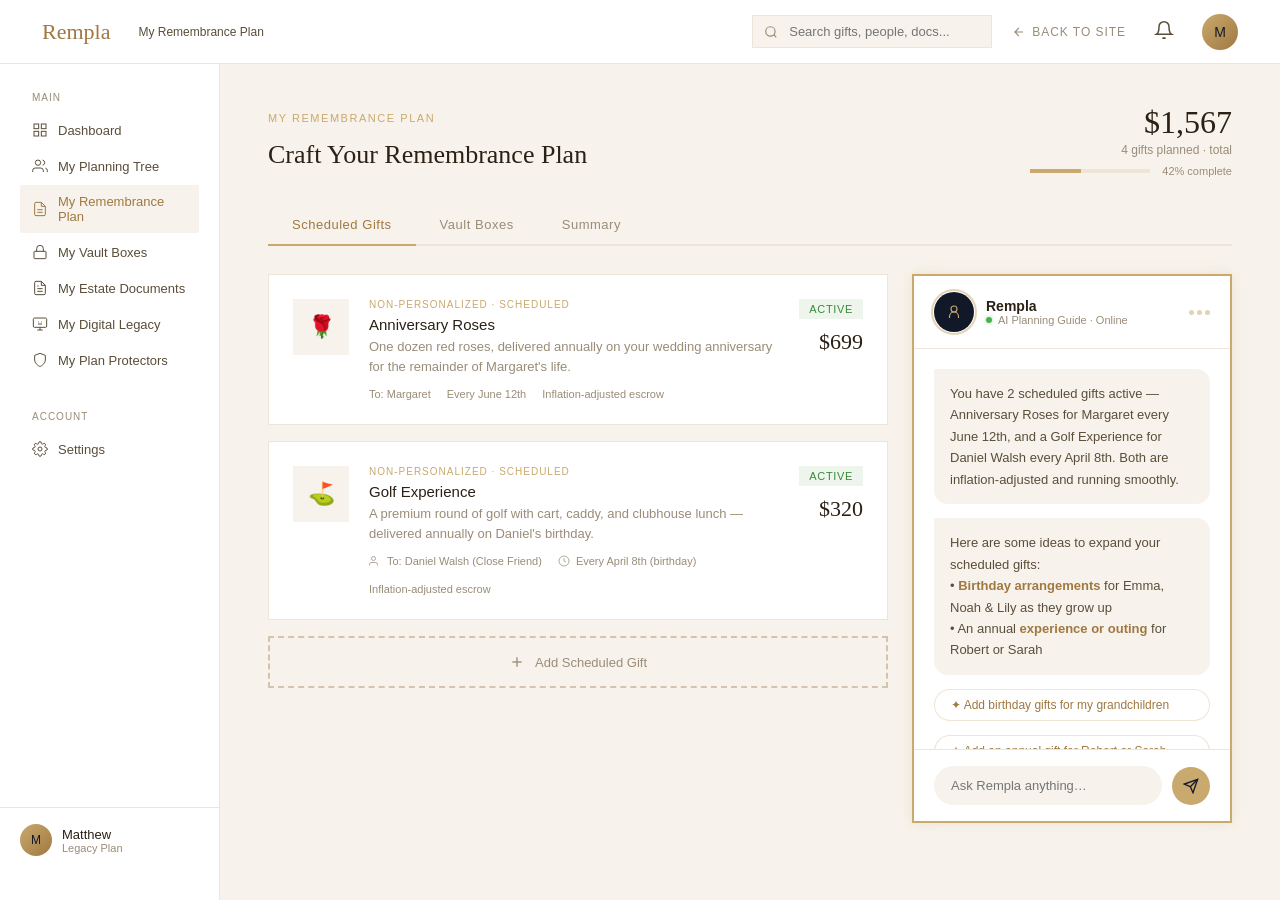
<file: remembrance-plan/index.html>
<!DOCTYPE html>
<html lang="en">
<head>
    <meta charset="UTF-8">
    <meta name="viewport" content="width=device-width, initial-scale=1.0">
    <title>My Remembrance Plan</title>
    <link rel="stylesheet" href="../assets/css/main.css" />
</head>
<body>
    <div class="container">
        <header>
            <ul><li><a href="index.html" class="the-logo">Rempla</a></li><li class="breadcrumb">My Remembrance Plan</li></ul>
            <ul>
                <li class="dash-search"><svg viewBox="0 0 24 24"><circle cx="11" cy="11" r="8"></circle><line x1="21" y1="21" x2="16.65" y2="16.65"></line></svg><input type="text" placeholder="Search gifts, people, docs..."></li>
                <li><a href="#" class="dash-back"><svg viewBox="0 0 24 24"><path d="M19 12H5M12 5l-7 7 7 7"></path></svg> Back to Site</a></li>
                <li class="notifications"><a href="#" class="inbox-bell"><svg viewBox="0 0 24 24"><path d="M18 8A6 6 0 006 8c0 7-3 9-3 9h18s-3-2-3-9M13.73 21a2 2 0 01-3.46 0"></path></svg></a>
                    <div class="notif-dropdown open" id="notif-dropdown">
                        <div class="notif-dropdown-header">
                            <span>Notifications</span>
                            <button onclick="clearNotifs()">Mark all read</button>
                        </div>
                        <div class="notif-item unread">
                            <div class="notif-icon" style="background:rgba(201,169,110,0.1);">📦</div>
                            <div>
                            <div class="notif-text"><strong>Vault Box Shipped</strong> — Your medium vault box for "Grandfather's Watch" has been shipped and will arrive in 3–5 business days.</div>
                            <div class="notif-time">2 hours ago</div>
                            </div>
                        </div>
                        <div class="notif-item unread">
                            <div class="notif-icon" style="background:rgba(80,160,80,0.1);">✓</div>
                            <div>
                            <div class="notif-text"><strong>Plan Protector Confirmed</strong> — Susan Harlow has accepted her role as your Plan Protector.</div>
                            <div class="notif-time">1 day ago</div>
                            </div>
                        </div>
                        <div class="notif-item">
                            <div class="notif-icon" style="background:rgba(80,120,200,0.08);">📄</div>
                            <div>
                            <div class="notif-text"><strong>Document Uploaded</strong> — Durable_Power_of_Attorney.docx was successfully uploaded and categorized.</div>
                            <div class="notif-time">3 days ago</div>
                            </div>
                        </div>
                    </div>
                </li>
                <li><a href="#" class="dash-avatar">M</a></li>
            </ul>
        </header>
        <div class="dash-content">
            <aside>
                <div class="sidebar-section">
                    <div class="sidebar-section-label">Main</div>
                    <div class="sidebar-link" id="sl-overview">
                        <a href="/dashboard/">
                            <svg viewBox="0 0 24 24"><rect x="3" y="3" width="7" height="7"></rect><rect x="14" y="3" width="7" height="7"></rect><rect x="3" y="14" width="7" height="7"></rect><rect x="14" y="14" width="7" height="7"></rect></svg>
                            Dashboard
                        </a>
                    </div>
                    <div class="sidebar-link" id="sl-family">
                        <a href="/planning-tree/">
                            <svg viewBox="0 0 24 24"><path d="M17 21v-2a4 4 0 00-4-4H5a4 4 0 00-4 4v2"></path><circle cx="9" cy="7" r="4"></circle><path d="M23 21v-2a4 4 0 00-3-3.87M16 3.13a4 4 0 010 7.75"></path></svg>
                            My Planning Tree
                        </a>
                    </div>
                    <div class="sidebar-link" id="sl-plans">
                        <a href="/remembrance-plan/" class="active">
                            <svg viewBox="0 0 24 24"><path d="M14 2H6a2 2 0 00-2 2v16a2 2 0 002 2h12a2 2 0 002-2V8z"></path><polyline points="14 2 14 8 20 8"></polyline><line x1="16" y1="13" x2="8" y2="13"></line><line x1="16" y1="17" x2="8" y2="17"></line></svg>
                            My Remembrance Plan
                        </a>
                    </div>
                    <div class="sidebar-link" id="sl-vault">
                        <a href="/vault-boxes/">
                            <svg viewBox="0 0 24 24"><rect x="3" y="11" width="18" height="11" rx="1"></rect><path d="M7 11V7a5 5 0 0110 0v4"></path></svg>
                            My Vault Boxes
                        </a>
                    </div>
                    <div class="sidebar-link" id="sl-documents">
                        <a href="/estate-documents/">
                            <svg viewBox="0 0 24 24"><path d="M14 2H6a2 2 0 00-2 2v16a2 2 0 002 2h12a2 2 0 002-2V8z"></path><polyline points="14 2 14 8 20 8"></polyline><line x1="16" y1="13" x2="8" y2="13"></line><line x1="16" y1="17" x2="8" y2="17"></line><line x1="10" y1="9" x2="8" y2="9"></line></svg>
                            My Estate Documents
                        </a>
                    </div>
                    <div class="sidebar-link" id="sl-digital">
                        <a href="/digital-legacy/">
                            <svg viewBox="0 0 24 24"><rect x="2" y="3" width="20" height="14" rx="2"></rect><path d="M8 21h8M12 17v4"></path><path d="M9 9h1m4 0h1M9 12h6"></path></svg>
                            My Digital Legacy
                        </a>
                    </div>
                    <div class="sidebar-link" id="sl-protectors">
                        <a href="/plan-protectors/">
                            <svg viewBox="0 0 24 24"><path d="M12 22s8-4 8-10V5l-8-3-8 3v7c0 6 8 10 8 10z"></path></svg>
                            My Plan Protectors
                        </a>
                    </div>
                </div>
                <div class="sidebar-section">
                    <div class="sidebar-section-label">Account</div>
                    <div class="sidebar-link" id="sl-settings">
                        <a href="/settings/">
                            <svg viewBox="0 0 24 24"><circle cx="12" cy="12" r="3"></circle><path d="M19.4 15a1.65 1.65 0 00.33 1.82l.06.06a2 2 0 010 2.83 2 2 0 01-2.83 0l-.06-.06a1.65 1.65 0 00-1.82-.33 1.65 1.65 0 00-1 1.51V21a2 2 0 01-4 0v-.09A1.65 1.65 0 009 19.4a1.65 1.65 0 00-1.82.33l-.06.06a2 2 0 01-2.83-2.83l.06-.06A1.65 1.65 0 004.68 15a1.65 1.65 0 00-1.51-1H3a2 2 0 010-4h.09A1.65 1.65 0 004.6 9a1.65 1.65 0 00-.33-1.82l-.06-.06a2 2 0 012.83-2.83l.06.06A1.65 1.65 0 009 4.68a1.65 1.65 0 001-1.51V3a2 2 0 014 0v.09a1.65 1.65 0 001 1.51 1.65 1.65 0 001.82-.33l.06-.06a2 2 0 012.83 2.83l-.06.06A1.65 1.65 0 0019.4 9a1.65 1.65 0 001.51 1H21a2 2 0 010 4h-.09a1.65 1.65 0 00-1.51 1z"></path></svg>
                            Settings
                        </a>
                    </div>
                </div>
                <div class="sidebar-user">
                    <div class="dash-avatar" style="width:32px;height:32px;font-size:12px;">M</div>
                    <div>
                        <div class="sidebar-user-name">Matthew</div>
                        <div class="sidebar-user-plan">Legacy Plan</div>
                    </div>
                </div>
            </aside>
            <main class="dash-main">
                <!-- PLANS tab -->
                <div class="tab-panel" id="tab-plans">
                    <div class="plan-header">
                        <div>
                            <div class="section-eyebrow">My Remembrance Plan</div>
                            <div class="plan-title">Craft Your Remembrance Plan</div>
                        </div>
                        <div class="plan-summary">
                            <div class="plan-total">$1,567</div>
                            <div class="plan-total-label">4 gifts planned · total</div>
                            <div class="plan-progress">
                                <div class="progress-bar"><div class="progress-fill"></div></div>
                                <div class="progress-label">42% complete</div>
                            </div>
                        </div>
                    </div>
                    <div style="display:flex;gap:0;margin-bottom:28px;border-bottom:2px solid #ede5d8;">
                        <button class="dash-tab active" onclick="setPlanTab(this,'scheduled')">Scheduled Gifts</button>
                        <button class="dash-tab" onclick="setPlanTab(this,'personalized')">Vault Boxes</button>
                        <button class="dash-tab" onclick="setPlanTab(this,'summary')">Summary</button>
                    </div>
                    <div id="plan-personalized" style="display:none;">
                    <div class="plan-grid">
                        <div>
                        <div class="gift-cards">
                            <div class="gift-card">
                                <div class="gift-card-icon">📦</div>
                                <div class="gift-card-body">
                                    <div class="gift-card-type">Personalized · Vault Box</div>
                                    <div class="gift-card-title">Grandfather's Watch</div>
                                    <div class="gift-card-detail">A vintage Rolex Submariner passed down from your father.</div>
                                    <div class="gift-card-meta">
                                        <div class="gift-meta-item"><svg viewBox="0 0 24 24"><path d="M17 21v-2a4 4 0 00-4-4H5a4 4 0 00-4 4v2"></path><circle cx="9" cy="7" r="4"></circle></svg>To: James (Grandson)</div>
                                        <div class="gift-meta-item"><svg viewBox="0 0 24 24"><circle cx="12" cy="12" r="10"></circle><path d="M12 6v6l4 2"></path></svg>16th birthday · 5 yrs after passing</div>
                                        <div class="gift-meta-item">Medium Vault Box</div>
                                    </div>
                                </div>
                                <div style="text-align:right;flex-shrink:0;">
                                    <div class="gift-card-status status-stored">Box Ordered</div>
                                    <div class="gift-card-price" style="margin-top:10px">$349</div>
                                </div>
                            </div>
                            <div class="gift-card">
                                <div class="gift-card-icon">💌</div>
                                <div class="gift-card-body">
                                    <div class="gift-card-type">Personalized · Vault Box</div>
                                    <div class="gift-card-title">Letters for Margaret</div>
                                    <div class="gift-card-detail">Handwritten letters for her to open on each of the first 5 anniversaries.</div>
                                    <div class="gift-card-meta">
                                        <div class="gift-meta-item"><svg viewBox="0 0 24 24"><path d="M17 21v-2a4 4 0 00-4-4H5a4 4 0 00-4 4v2"></path><circle cx="9" cy="7" r="4"></circle></svg>To: Margaret (Wife)</div>
                                        <div class="gift-meta-item"><svg viewBox="0 0 24 24"><circle cx="12" cy="12" r="10"></circle><path d="M12 6v6l4 2"></path></svg>5 annual deliveries</div>
                                    </div>
                                </div>
                                <div style="text-align:right;flex-shrink:0;">
                                    <div class="gift-card-status status-pending">Pending Box</div>
                                    <div class="gift-card-price" style="margin-top:10px">$199</div>
                                </div>
                            </div>
                            <button class="btn-add-gift">
                                <svg style="width:16px;height:16px;stroke:currentColor;fill:none;stroke-width:2" viewBox="0 0 24 24"><line x1="12" y1="5" x2="12" y2="19"></line><line x1="5" y1="12" x2="19" y2="12"></line></svg>Add Vault Box
                            </button>
                        </div>
                    </div>
                    <div>
                        <div class="rempla-chat">
                            <div class="chat-header">
                                <div class="chat-ai-avatar"><svg viewBox="0 0 24 24"><circle cx="12" cy="8" r="4"></circle><path d="M6 20v-2a6 6 0 0112 0v2"></path></svg></div>
                                <div class="chat-header-title"><div class="chat-header-name">Rempla</div><div class="chat-header-status">AI Planning Guide · Online</div></div><div class="chat-typing-dots"><span></span><span></span><span></span></div>
                            </div>
                            <div class="chat-messages" id="planvault-chat-messages">
                                <div class="chat-msg chat-msg-ai">Hi Matthew! You have 2 vault boxes in your plan — one for James and one for Margaret. Your plan is looking great for them.</div>
                                <div class="chat-msg chat-msg-ai">A few suggestions to round out your vault plan:<br>• <strong>Robert &amp; Sarah</strong> have estate bequests but no vault items yet<br>• <strong>Emma, Noah &amp; Lily</strong> have nothing planned — a personal letter and keepsake could be very meaningful for each</div>
                                <div class="chat-suggestion" onclick="chatSuggest('planvault-chat',this,'Add a vault item for Sarah')">✦ Add a vault box for Sarah</div>
                                <div class="chat-suggestion" onclick="chatSuggest('planvault-chat',this,'Add vault items for my grandchildren')">✦ Add vault items for my grandchildren</div>
                                <div class="chat-suggestion" onclick="chatSuggest('planvault-chat',this,'How is inflation-adjustment calculated?')">✦ Tell me about escrow pricing</div>
                            </div>
                            <div class="chat-input-area">
                                <input class="chat-input" id="planvault-chat-input" placeholder="Ask Rempla anything…" type="text" onkeydown="if(event.key==='Enter')sendChat('planvault-chat')">
                                <button class="chat-send" onclick="sendChat('planvault-chat')"><svg viewBox="0 0 24 24"><line x1="22" y1="2" x2="11" y2="13"></line><polygon points="22 2 15 22 11 13 2 9 22 2"></polygon></svg></button>
                            </div>
                        </div>
                        </div>
                    </div>
                    </div>
                    <div id="plan-scheduled" style="display:block;">
                    <div class="plan-grid">
                        <div>
                        <div class="gift-cards">
                            <div class="gift-card">
                            <div class="gift-card-icon">🌹</div>
                            <div class="gift-card-body">
                                <div class="gift-card-type">Non-Personalized · Scheduled</div>
                                <div class="gift-card-title">Anniversary Roses</div>
                                <div class="gift-card-detail">One dozen red roses, delivered annually on your wedding anniversary for the remainder of Margaret's life.</div>
                                <div class="gift-card-meta">
                                <div class="gift-meta-item">To: Margaret</div>
                                <div class="gift-meta-item">Every June 12th</div>
                                <div class="gift-meta-item">Inflation-adjusted escrow</div>
                                </div>
                            </div>
                            <div style="text-align:right;flex-shrink:0;">
                                <div class="gift-card-status status-stored">Active</div>
                                <div class="gift-card-price" style="margin-top:10px">$699</div>
                            </div>
                            </div>
                            <div class="gift-card">
                            <div class="gift-card-icon">⛳</div>
                            <div class="gift-card-body">
                                <div class="gift-card-type">Non-Personalized · Scheduled</div>
                                <div class="gift-card-title">Golf Experience</div>
                                <div class="gift-card-detail">A premium round of golf with cart, caddy, and clubhouse lunch — delivered annually on Daniel's birthday.</div>
                                <div class="gift-card-meta">
                                <div class="gift-meta-item">
                                    <svg viewBox="0 0 24 24"><path d="M17 21v-2a4 4 0 00-4-4H5a4 4 0 00-4 4v2"></path><circle cx="9" cy="7" r="4"></circle></svg>
                                    To: Daniel Walsh (Close Friend)
                                </div>
                                <div class="gift-meta-item">
                                    <svg viewBox="0 0 24 24"><circle cx="12" cy="12" r="10"></circle><path d="M12 6v6l4 2"></path></svg>
                                    Every April 8th (birthday)
                                </div>
                                <div class="gift-meta-item">Inflation-adjusted escrow</div>
                                </div>
                            </div>
                            <div style="text-align:right;flex-shrink:0;">
                                <div class="gift-card-status status-stored">Active</div>
                                <div class="gift-card-price" style="margin-top:10px">$320</div>
                            </div>
                            </div>
                            <button class="btn-add-gift">
                            <svg style="width:16px;height:16px;stroke:currentColor;fill:none;stroke-width:2" viewBox="0 0 24 24"><line x1="12" y1="5" x2="12" y2="19"></line><line x1="5" y1="12" x2="19" y2="12"></line></svg>Add Scheduled Gift
                            </button>
                        </div>
                        </div>
                        <div>
                        <div class="rempla-chat">
                            <div class="chat-header">
                            <div class="chat-ai-avatar"><svg viewBox="0 0 24 24"><circle cx="12" cy="8" r="4"></circle><path d="M6 20v-2a6 6 0 0112 0v2"></path></svg></div>
                            <div class="chat-header-title"><div class="chat-header-name">Rempla</div><div class="chat-header-status">AI Planning Guide · Online</div></div><div class="chat-typing-dots"><span></span><span></span><span></span></div>
                            </div>
                            <div class="chat-messages" id="plansched-chat-messages">
                            <div class="chat-msg chat-msg-ai">You have 2 scheduled gifts active — Anniversary Roses for Margaret every June 12th, and a Golf Experience for Daniel Walsh every April 8th. Both are inflation-adjusted and running smoothly.</div>
                            <div class="chat-msg chat-msg-ai">Here are some ideas to expand your scheduled gifts:<br>• <strong>Birthday arrangements</strong> for Emma, Noah &amp; Lily as they grow up<br>• An annual <strong>experience or outing</strong> for Robert or Sarah</div>
                            <div class="chat-suggestion" onclick="chatSuggest('plansched-chat',this,'Add birthday gifts for my grandchildren')">✦ Add birthday gifts for my grandchildren</div>
                            <div class="chat-suggestion" onclick="chatSuggest('plansched-chat',this,'Add remembrance gifts for Robert and Sarah')">✦ Add an annual gift for Robert or Sarah</div>
                            <div class="chat-suggestion" onclick="chatSuggest('plansched-chat',this,'How is inflation-adjustment calculated?')">✦ How is inflation-adjustment calculated?</div>
                            </div>
                            <div class="chat-input-area">
                            <input class="chat-input" id="plansched-chat-input" placeholder="Ask Rempla anything…" type="text" onkeydown="if(event.key==='Enter')sendChat('plansched-chat')">
                            <button class="chat-send" onclick="sendChat('plansched-chat')"><svg viewBox="0 0 24 24"><line x1="22" y1="2" x2="11" y2="13"></line><polygon points="22 2 15 22 11 13 2 9 22 2"></polygon></svg></button>
                            </div>
                        </div>
                        </div>
                    </div>
                    </div>
                    <div id="plan-summary" style="display:none">
                    <div style="background:white;border:1px solid #ede5d8;padding:40px;max-width:700px;">
                        <div style="font-family:'Cormorant Garamond',serif;font-size:24px;color:#2a2015;margin-bottom:28px;">Plan Summary</div>
                        <div style="display:flex;flex-direction:column;gap:16px;margin-bottom:32px;">
                        <div style="display:flex;justify-content:space-between;padding-bottom:16px;border-bottom:1px solid #ede5d8;"><div><div style="font-size:14px;font-weight:500;color:#2a2015">Grandfather's Watch</div><div style="font-size:12px;color:#9a8c78">Personalized · To James · 16th birthday</div></div><div style="font-family:'Cormorant Garamond',serif;font-size:20px;">$349</div></div>
                        <div style="display:flex;justify-content:space-between;padding-bottom:16px;border-bottom:1px solid #ede5d8;"><div><div style="font-size:14px;font-weight:500;color:#2a2015">Letters for Margaret</div><div style="font-size:12px;color:#9a8c78">Personalized · To Margaret · 5 deliveries</div></div><div style="font-family:'Cormorant Garamond',serif;font-size:20px;">$199</div></div>
                        <div style="display:flex;justify-content:space-between;padding-bottom:16px;border-bottom:1px solid #ede5d8;"><div><div style="font-size:14px;font-weight:500;color:#2a2015">Anniversary Roses</div><div style="font-size:12px;color:#9a8c78">Scheduled · To Margaret · Annual, for life</div></div><div style="font-family:'Cormorant Garamond',serif;font-size:20px;">$699</div></div>
                        <div style="display:flex;justify-content:space-between;padding-bottom:16px;border-bottom:1px solid #ede5d8;"><div><div style="font-size:14px;font-weight:500;color:#2a2015">Golf Experience</div><div style="font-size:12px;color:#9a8c78">Scheduled · To Daniel Walsh · Every April 8th</div></div><div style="font-family:'Cormorant Garamond',serif;font-size:20px;">$320</div></div>
                        </div>
                        <div style="display:flex;justify-content:space-between;margin-bottom:32px;"><div style="font-size:15px;font-weight:500;color:#2a2015">Total</div><div style="font-family:'Cormorant Garamond',serif;font-size:28px;color:#a07840;">$1,567</div></div>
                        <button class="btn-hero-primary" style="width:100%;font-size:14px;padding:16px;">Confirm &amp; Finalize Plan</button>
                    </div>
                    </div>
                </div>
            </main>
        </div>
    </div>
    <script>
        function setDashLink(link) {
            var linkDash = link;
            window.location.href = linkDash;
        }

        // ── Plan sub-tabs ──
        function setPlanTab(btn, tab) {
            document.querySelectorAll('#tab-plans .dash-tab').forEach(function(b){ b.classList.remove('active'); });
            btn.classList.add('active');
            document.getElementById('plan-personalized').style.display = 'none';
            document.getElementById('plan-scheduled').style.display = 'none';
            document.getElementById('plan-summary').style.display = 'none';
            var el = document.getElementById('plan-' + tab);
            if (el) el.style.display = 'block';
        }
    </script>
</body>
</html>
</file>
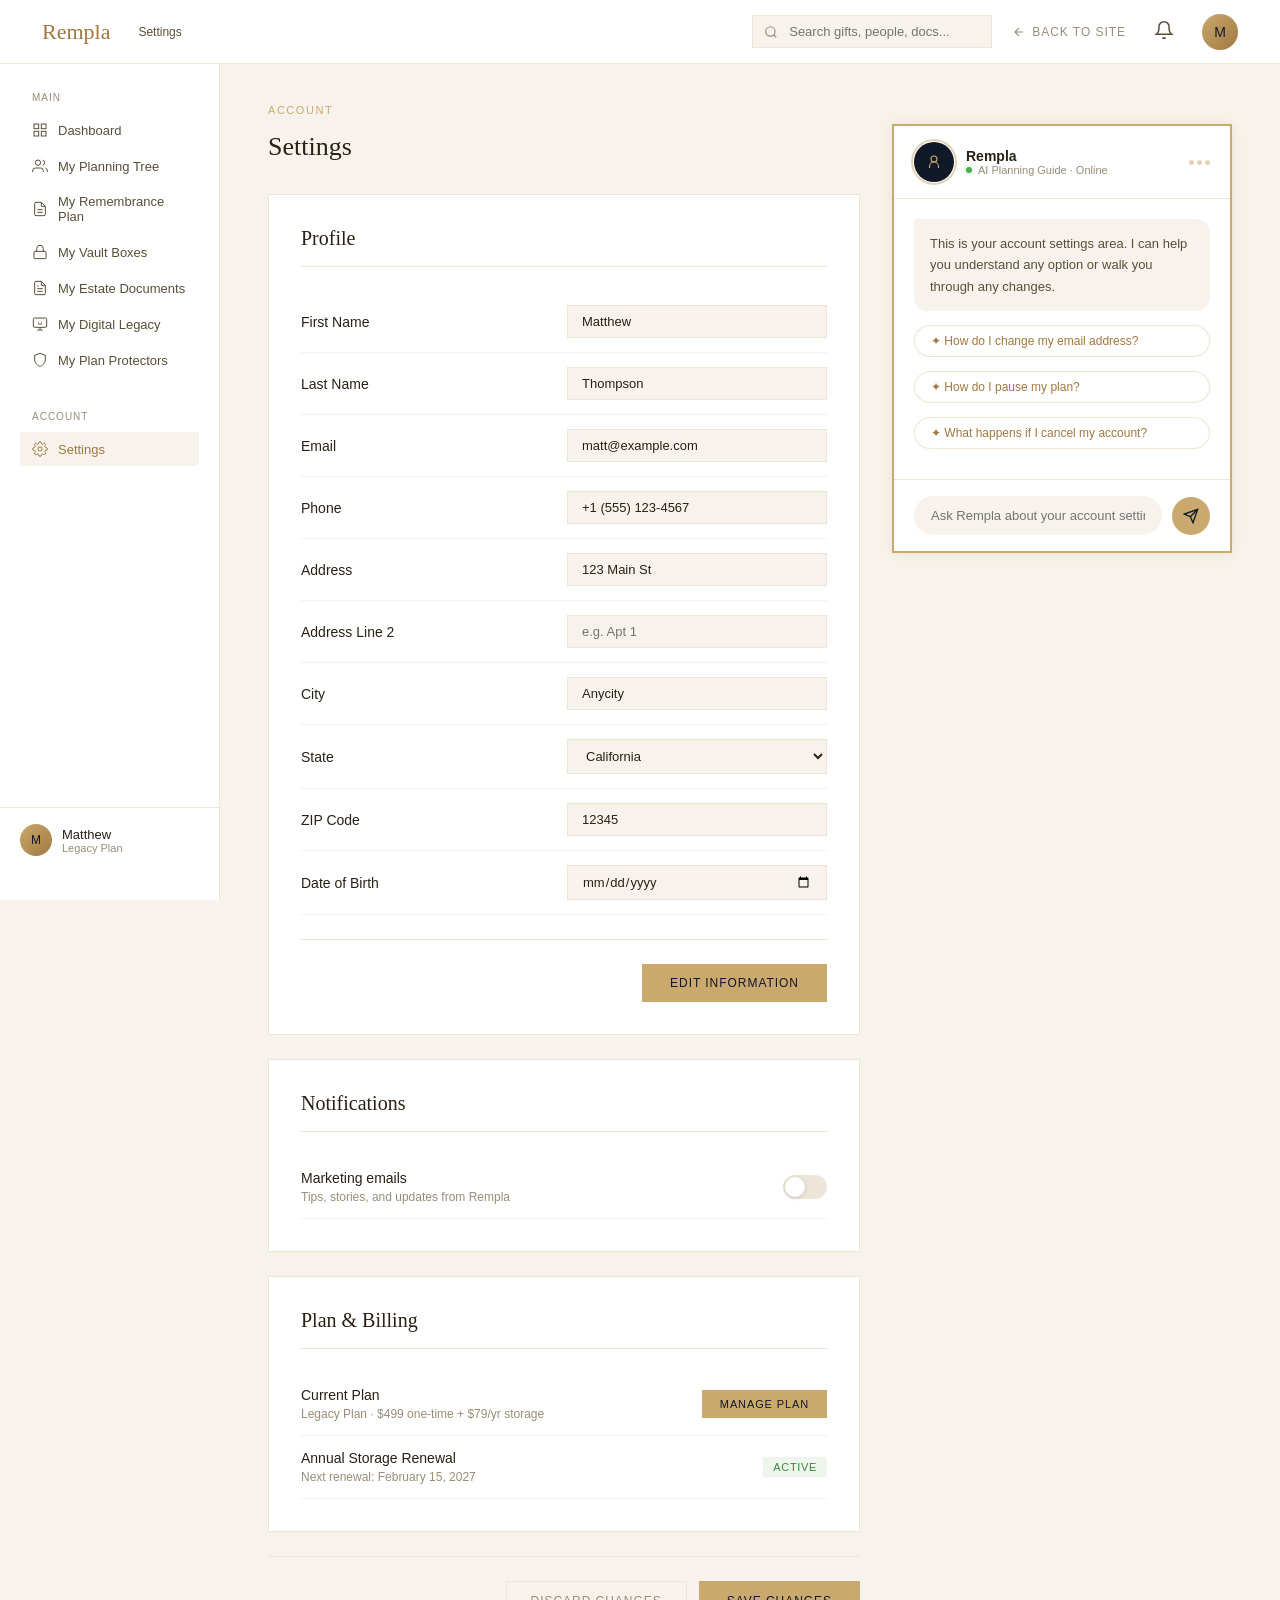
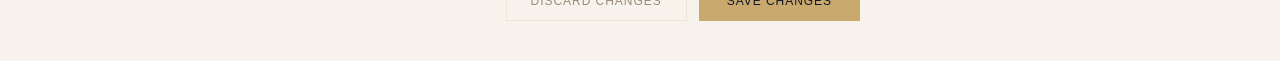
<file: settings/index.html>
<!DOCTYPE html>
<html lang="en">
<head>
    <meta charset="UTF-8">
    <meta name="viewport" content="width=device-width, initial-scale=1.0">
    <title>Settings</title>
    <link rel="stylesheet" href="../assets/css/main.css" />
</head>
<body>
    <div class="container">
        <header>
            <ul><li><a href="index.html" class="the-logo">Rempla</a></li><li class="breadcrumb">Settings</li></ul>
            <ul>
                <li class="dash-search"><svg viewBox="0 0 24 24"><circle cx="11" cy="11" r="8"></circle><line x1="21" y1="21" x2="16.65" y2="16.65"></line></svg><input type="text" placeholder="Search gifts, people, docs..."></li>
                <li><a href="#" class="dash-back"><svg viewBox="0 0 24 24"><path d="M19 12H5M12 5l-7 7 7 7"></path></svg> Back to Site</a></li>
                <li class="notifications"><a href="#" class="inbox-bell"><svg viewBox="0 0 24 24"><path d="M18 8A6 6 0 006 8c0 7-3 9-3 9h18s-3-2-3-9M13.73 21a2 2 0 01-3.46 0"></path></svg></a>
                    <div class="notif-dropdown open" id="notif-dropdown">
                        <div class="notif-dropdown-header">
                            <span>Notifications</span>
                            <button onclick="clearNotifs()">Mark all read</button>
                        </div>
                        <div class="notif-item unread">
                            <div class="notif-icon" style="background:rgba(201,169,110,0.1);">📦</div>
                            <div>
                            <div class="notif-text"><strong>Vault Box Shipped</strong> — Your medium vault box for "Grandfather's Watch" has been shipped and will arrive in 3–5 business days.</div>
                            <div class="notif-time">2 hours ago</div>
                            </div>
                        </div>
                        <div class="notif-item unread">
                            <div class="notif-icon" style="background:rgba(80,160,80,0.1);">✓</div>
                            <div>
                            <div class="notif-text"><strong>Plan Protector Confirmed</strong> — Susan Harlow has accepted her role as your Plan Protector.</div>
                            <div class="notif-time">1 day ago</div>
                            </div>
                        </div>
                        <div class="notif-item">
                            <div class="notif-icon" style="background:rgba(80,120,200,0.08);">📄</div>
                            <div>
                            <div class="notif-text"><strong>Document Uploaded</strong> — Durable_Power_of_Attorney.docx was successfully uploaded and categorized.</div>
                            <div class="notif-time">3 days ago</div>
                            </div>
                        </div>
                    </div>
                </li>
                <li><a href="#" class="dash-avatar">M</a></li>
            </ul>
        </header>
        <div class="dash-content">
            <aside>
                <div class="sidebar-section">
                    <div class="sidebar-section-label">Main</div>
                    <div class="sidebar-link" id="sl-overview">
                        <a href="/dashboard/">
                            <svg viewBox="0 0 24 24"><rect x="3" y="3" width="7" height="7"></rect><rect x="14" y="3" width="7" height="7"></rect><rect x="3" y="14" width="7" height="7"></rect><rect x="14" y="14" width="7" height="7"></rect></svg>
                            Dashboard
                        </a>
                    </div>
                    <div class="sidebar-link" id="sl-family">
                        <a href="/planning-tree/">
                            <svg viewBox="0 0 24 24"><path d="M17 21v-2a4 4 0 00-4-4H5a4 4 0 00-4 4v2"></path><circle cx="9" cy="7" r="4"></circle><path d="M23 21v-2a4 4 0 00-3-3.87M16 3.13a4 4 0 010 7.75"></path></svg>
                            My Planning Tree
                        </a>
                    </div>
                    <div class="sidebar-link" id="sl-plans">
                        <a href="/remembrance-plan/">
                            <svg viewBox="0 0 24 24"><path d="M14 2H6a2 2 0 00-2 2v16a2 2 0 002 2h12a2 2 0 002-2V8z"></path><polyline points="14 2 14 8 20 8"></polyline><line x1="16" y1="13" x2="8" y2="13"></line><line x1="16" y1="17" x2="8" y2="17"></line></svg>
                            My Remembrance Plan
                        </a>
                    </div>
                    <div class="sidebar-link" id="sl-vault">
                        <a href="/vault-boxes/">
                            <svg viewBox="0 0 24 24"><rect x="3" y="11" width="18" height="11" rx="1"></rect><path d="M7 11V7a5 5 0 0110 0v4"></path></svg>
                            My Vault Boxes
                        </a>
                    </div>
                    <div class="sidebar-link" id="sl-documents">
                        <a href="/estate-documents/">
                            <svg viewBox="0 0 24 24"><path d="M14 2H6a2 2 0 00-2 2v16a2 2 0 002 2h12a2 2 0 002-2V8z"></path><polyline points="14 2 14 8 20 8"></polyline><line x1="16" y1="13" x2="8" y2="13"></line><line x1="16" y1="17" x2="8" y2="17"></line><line x1="10" y1="9" x2="8" y2="9"></line></svg>
                            My Estate Documents
                        </a>
                    </div>
                    <div class="sidebar-link" id="sl-digital">
                        <a href="/digital-legacy/">
                            <svg viewBox="0 0 24 24"><rect x="2" y="3" width="20" height="14" rx="2"></rect><path d="M8 21h8M12 17v4"></path><path d="M9 9h1m4 0h1M9 12h6"></path></svg>
                            My Digital Legacy
                        </a>
                    </div>
                    <div class="sidebar-link" id="sl-protectors">
                        <a href="/plan-protectors/">
                            <svg viewBox="0 0 24 24"><path d="M12 22s8-4 8-10V5l-8-3-8 3v7c0 6 8 10 8 10z"></path></svg>
                            My Plan Protectors
                        </a>
                    </div>
                </div>
                <div class="sidebar-section">
                    <div class="sidebar-section-label">Account</div>
                    <div class="sidebar-link" id="sl-settings">
                        <a href="/settings/" class="active">
                            <svg viewBox="0 0 24 24"><circle cx="12" cy="12" r="3"></circle><path d="M19.4 15a1.65 1.65 0 00.33 1.82l.06.06a2 2 0 010 2.83 2 2 0 01-2.83 0l-.06-.06a1.65 1.65 0 00-1.82-.33 1.65 1.65 0 00-1 1.51V21a2 2 0 01-4 0v-.09A1.65 1.65 0 009 19.4a1.65 1.65 0 00-1.82.33l-.06.06a2 2 0 01-2.83-2.83l.06-.06A1.65 1.65 0 004.68 15a1.65 1.65 0 00-1.51-1H3a2 2 0 010-4h.09A1.65 1.65 0 004.6 9a1.65 1.65 0 00-.33-1.82l-.06-.06a2 2 0 012.83-2.83l.06.06A1.65 1.65 0 009 4.68a1.65 1.65 0 001-1.51V3a2 2 0 014 0v.09a1.65 1.65 0 001 1.51 1.65 1.65 0 001.82-.33l.06-.06a2 2 0 012.83 2.83l-.06.06A1.65 1.65 0 0019.4 9a1.65 1.65 0 001.51 1H21a2 2 0 010 4h-.09a1.65 1.65 0 00-1.51 1z"></path></svg>
                            Settings
                        </a>
                    </div>
                </div>
                <div class="sidebar-user">
                    <div class="dash-avatar" style="width:32px;height:32px;font-size:12px;">M</div>
                    <div>
                        <div class="sidebar-user-name">Matthew</div>
                        <div class="sidebar-user-plan">Legacy Plan</div>
                    </div>
                </div>
            </aside>
            <main class="dash-main">
                <!-- SETTINGS tab -->
                <div class="tab-panel" id="tab-settings">
                    <div class="tab-with-sidebar">
                        <div class="tab-main-content">
                            <div class="planning-tree-header" style="margin-bottom:32px;">
                                <div>
                                    <div class="section-eyebrow">Account</div>
                                    <div class="planning-tree-title">Settings</div>
                                </div>
                            </div>
                            <div style="max-width:700px;">
                                <div class="settings-section">
                                    <div class="settings-section-title">Profile</div>
                                    <div class="settings-row">
                                        <div>
                                            <div class="settings-label">First Name</div>
                                        </div>
                                        <input class="settings-input" value="Matthew" type="text" placeholder="e.g. Margaret">
                                    </div>

                                    <div class="settings-row">
                                        <div>
                                            <div class="settings-label">Last Name</div>
                                        </div>
                                        <input class="settings-input" value="Thompson" type="text" placeholder="e.g. Johnson">
                                    </div>

                                    <div class="settings-row">
                                        <div>
                                            <div class="settings-label">Email</div>
                                        </div>
                                        <input class="settings-input" value="matt@example.com" type="email" placeholder="e.g. matt@example.com">
                                    </div>
                                    
                                    <div class="settings-row">
                                        <div>
                                            <div class="settings-label">Phone</div>
                                        </div>
                                        <input class="settings-input" value="+1 (555) 123-4567" type="tel" placeholder="e.g. +1 (555) 123-4567">
                                    </div>

                                    <div class="settings-row">
                                        <div>
                                            <div class="settings-label">Address</div>
                                        </div>
                                        <input class="settings-input" value="123 Main St" type="text" placeholder="e.g. 123 Main St">
                                    </div>

                                    <div class="settings-row">
                                        <div>
                                            <div class="settings-label">Address Line 2</div>
                                        </div>
                                        <input class="settings-input" value="" type="text" placeholder="e.g. Apt 1">
                                    </div>

                                    <div class="settings-row">
                                        <div>
                                            <div class="settings-label">City</div>
                                        </div>
                                        <input class="settings-input" value="Anycity" type="text" placeholder="e.g. Anycity">
                                    </div>

                                    <div class="settings-row">
                                        <div>
                                            <div class="settings-label">State</div>
                                        </div>
                                        <select class="settings-input" name="profile-state" id="profile-state">
                                            <option value="">Select a state</option>
                                            <option value="AL">Alabama</option>
                                            <option value="AK">Alaska</option>
                                            <option value="AZ">Arizona</option>
                                            <option value="AR">Arkansas</option>
                                            <option value="CA" selected>California</option>
                                            <option value="CO">Colorado</option>
                                            <option value="CT">Connecticut</option>
                                            <option value="DC">District of Columbia</option>
                                            <option value="DE">Delaware</option>
                                            <option value="FL">Florida</option>
                                            <option value="GA">Georgia</option>
                                            <option value="HI">Hawaii</option>
                                            <option value="ID">Idaho</option>
                                            <option value="IL">Illinois</option>
                                            <option value="IN">Indiana</option>
                                            <option value="IA">Iowa</option>
                                            <option value="KS">Kansas</option>
                                            <option value="KY">Kentucky</option>
                                            <option value="LA">Louisiana</option>
                                            <option value="ME">Maine</option>
                                            <option value="MD">Maryland</option>
                                            <option value="MA">Massachusetts</option>
                                            <option value="MI">Michigan</option>
                                            <option value="MN">Minnesota</option>
                                            <option value="MS">Mississippi</option>
                                            <option value="MO">Missouri</option>
                                            <option value="MT">Montana</option>
                                            <option value="NE">Nebraska</option>
                                            <option value="NV">Nevada</option>
                                            <option value="NH">New Hampshire</option>
                                            <option value="NJ">New Jersey</option>
                                            <option value="NM">New Mexico</option>
                                            <option value="NY">New York</option>
                                            <option value="NC">North Carolina</option>
                                            <option value="ND">North Dakota</option>
                                            <option value="OH">Ohio</option>
                                            <option value="OK">Oklahoma</option>
                                            <option value="OR">Oregon</option>
                                            <option value="PA">Pennsylvania</option>
                                            <option value="RI">Rhode Island</option>
                                            <option value="SC">South Carolina</option>
                                            <option value="SD">South Dakota</option>
                                            <option value="TN">Tennessee</option>
                                            <option value="TX">Texas</option>
                                            <option value="UT">Utah</option>
                                            <option value="VT">Vermont</option>
                                            <option value="VA">Virginia</option>
                                            <option value="WA">Washington</option>
                                            <option value="WV">West Virginia</option>
                                            <option value="WI">Wisconsin</option>
                                            <option value="WY">Wyoming</option>
                                        </select>
                                    </div>

                                    <div class="settings-row">
                                        <div>
                                            <div class="settings-label">ZIP Code</div>
                                        </div>
                                        <input class="settings-input" value="12345" type="text" placeholder="e.g. 12345">
                                    </div>

                                    <div class="settings-row">
                                        <div>
                                            <div class="settings-label">Date of Birth</div>
                                        </div>
                                        <input class="settings-input" type="date" id="member-dob">
                                    </div>

                                    <div class="settings-save-bar">
                                        <button class="btn-settings-save" onclick="openProfileModal()">Edit information</button>
                                    </div>
                                </div>

                                <div class="settings-section">
                                    <div class="settings-section-title">Notifications</div>
                                    <div class="settings-row">
                                        <div>
                                            <div class="settings-label">Marketing emails</div>
                                            <div class="settings-desc">Tips, stories, and updates from Rempla</div>
                                        </div>
                                        <button class="settings-toggle" onclick="this.classList.toggle('on')"></button>
                                    </div>
                                </div>
                                <div class="settings-section">
                                    <div class="settings-section-title">Plan &amp; Billing</div>
                                    <div class="settings-row">
                                        <div>
                                            <div class="settings-label">Current Plan</div>
                                            <div class="settings-desc">Legacy Plan · $499 one-time + $79/yr storage</div>
                                        </div>
                                        <button class="btn-primary" style="font-size:11px;padding:8px 18px;">Manage Plan</button>
                                    </div>
                                    <div class="settings-row">
                                        <div>
                                            <div class="settings-label">Annual Storage Renewal</div>
                                            <div class="settings-desc">Next renewal: February 15, 2027</div>
                                        </div>
                                        <span style="font-size:11px;letter-spacing:.06em;text-transform:uppercase;padding:4px 10px;background:rgba(80, 160, 80, 0.1);color:#3a8a3a;">Active</span>
                                    </div>
                                </div>
                                <div class="settings-save-bar">
                                    <button class="btn-settings-cancel">Discard Changes</button>
                                    <button class="btn-settings-save">Save Changes</button>
                                </div>
                            </div>
                        </div><!-- /tab-main-content -->
                        <div class="tab-sidebar-chat">
                            <div class="rempla-chat">
                                <div class="chat-header">
                                    <div class="chat-ai-avatar">
                                        <svg viewBox="0 0 24 24"><circle cx="12" cy="8" r="4"></circle><path d="M6 20v-2a6 6 0 0112 0v2"></path></svg>
                                    </div>
                                    <div class="chat-header-title">
                                        <div class="chat-header-name">Rempla</div>
                                        <div class="chat-header-status">AI Planning Guide · Online</div>
                                    </div>
                                    <div class="chat-typing-dots">
                                        <span></span><span></span><span></span>
                                    </div>
                                </div>
                                <div class="chat-messages" id="settings-chat-messages">
                                    <div class="chat-msg chat-msg-ai">This is your account settings area. I can help you understand any option or walk you through any changes.</div>
                                    <div class="chat-suggestion" onclick="chatSuggest('settings-chat',this,'How do I change my email address?')">✦ How do I change my email address?</div>
                                    <div class="chat-suggestion" onclick="chatSuggest('settings-chat',this,'How do I pause my plan?')">✦ How do I pause my plan?</div>
                                    <div class="chat-suggestion" onclick="chatSuggest('settings-chat',this,'What happens if I cancel my account?')">✦ What happens if I cancel my account?</div>
                                </div>
                                <div class="chat-input-area">
                                    <input class="chat-input" id="settings-chat-input" placeholder="Ask Rempla about your account settings…" type="text" onkeydown="if(event.key==='Enter')sendChat('settings-chat')">
                                    <button class="chat-send" onclick="sendChat('settings-chat')">
                                        <svg viewBox="0 0 24 24"><line x1="22" y1="2" x2="11" y2="13"></line><polygon points="22 2 15 22 11 13 2 9 22 2"></polygon></svg>
                                    </button>
                                </div>
                            </div>
                        </div>
                    </div><!-- /tab-with-sidebar -->
                </div>
            </main>
        </div>
    </div>

    <!-- ═══════════════════════════════════════════════════ -->
    <!--               EDIT PERSONAL INFO MODAL              -->
    <!-- ═══════════════════════════════════════════════════ -->
    <div class="modal-overlay" id="edit-profile-modal" onclick="handleModalOverlayClick(event)">
        <div class="modal-box" onclick="event.stopPropagation()">

            <div class="modal-header">
            <div>
                <div class="modal-header-title">Edit Personal Information</div>
                <div class="modal-header-sub">Update this person's details</div>
            </div>
            <button class="modal-close" onclick="closeEditProfileModal()">×</button>
            </div>

            <div class="modal-body">

            <!-- PERSONAL INFO -->
            <div class="modal-section-title">Personal Information</div>
            <div class="modal-row">
                <div class="modal-field">
                    <label class="modal-label">First Name *</label>
                    <input class="modal-input" type="text" id="edit-first-name" placeholder="e.g. Margaret">
                </div>
                <div class="modal-field">
                    <label class="modal-label">Last Name *</label>
                    <input class="modal-input" type="text" id="edit-last-name" placeholder="e.g. Thompson">
                </div>
            </div>

            <div class="modal-row">
                <div class="modal-field">
                    <label class="modal-label">Email *<span style="color:#9a8c78;font-weight:300;">(for gift notifications)</span></label>
                    <input class="modal-input" type="email" id="edit-email" placeholder="e.g. margaret@example.com">
                </div>
                <div class="modal-field">
                    <label class="modal-label">Phone *</label>
                    <input class="modal-input" type="text" id="edit-phone" placeholder="e.g. 555-1234">
                </div>
            </div>

            <div class="modal-row">
                <div class="modal-field">
                    <label class="modal-label">Date of Birth</label>
                    <input class="modal-input" type="date" id="edit-dob">
                </div>
            </div>

            <div class="modal-spacer"></div>

            <div class="modal-section-title">Address Information</div>
            <div class="modal-row">
                <div class="modal-field">
                    <label class="modal-label">Address *</label>
                    <input class="modal-input" type="text" id="edit-address" placeholder="e.g. 123 Main St">
                </div>

                <div class="modal-field">
                    <label class="modal-label">Address Line 2</label>
                    <input class="modal-input" type="text" id="edit-address-line2" placeholder="e.g. Apt 4B">
                </div>
            </div>

            <div class="modal-row">
                <div class="modal-field">
                    <label class="modal-label">City *</label>
                    <input class="modal-input" type="text" id="edit-city" placeholder="e.g. Anytown">
                </div>

                <div class="modal-field">
                    <label class="modal-label">State *</label>
                    <select class="modal-input" name="edit-state" id="edit-state">
                        <option value="">Select a state</option>
                        <option value="AL">Alabama</option>
                        <option value="AK">Alaska</option>
                        <option value="AZ">Arizona</option>
                        <option value="AR">Arkansas</option>
                        <option value="CA">California</option>
                        <option value="CO">Colorado</option>
                        <option value="CT">Connecticut</option>
                        <option value="DC">District of Columbia</option>
                        <option value="DE">Delaware</option>
                        <option value="FL">Florida</option>
                        <option value="GA">Georgia</option>
                        <option value="HI">Hawaii</option>
                        <option value="ID">Idaho</option>
                        <option value="IL">Illinois</option>
                        <option value="IN">Indiana</option>
                        <option value="IA">Iowa</option>
                        <option value="KS">Kansas</option>
                        <option value="KY">Kentucky</option>
                        <option value="LA">Louisiana</option>
                        <option value="ME">Maine</option>
                        <option value="MD">Maryland</option>
                        <option value="MA">Massachusetts</option>
                        <option value="MI">Michigan</option>
                        <option value="MN">Minnesota</option>
                        <option value="MS">Mississippi</option>
                        <option value="MO">Missouri</option>
                        <option value="MT">Montana</option>
                        <option value="NE">Nebraska</option>
                        <option value="NV">Nevada</option>
                        <option value="NH">New Hampshire</option>
                        <option value="NJ">New Jersey</option>
                        <option value="NM">New Mexico</option>
                        <option value="NY">New York</option>
                        <option value="NC">North Carolina</option>
                        <option value="ND">North Dakota</option>
                        <option value="OH">Ohio</option>
                        <option value="OK">Oklahoma</option>
                        <option value="OR">Oregon</option>
                        <option value="PA">Pennsylvania</option>
                        <option value="RI">Rhode Island</option>
                        <option value="SC">South Carolina</option>
                        <option value="SD">South Dakota</option>
                        <option value="TN">Tennessee</option>
                        <option value="TX">Texas</option>
                        <option value="UT">Utah</option>
                        <option value="VT">Vermont</option>
                        <option value="VA">Virginia</option>
                        <option value="WA">Washington</option>
                        <option value="WV">West Virginia</option>
                        <option value="WI">Wisconsin</option>
                        <option value="WY">Wyoming</option>
                        <!-- Add more states as needed -->
                    </select>
                </div>
            </div>

            <div class="modal-row">
                <div class="modal-field">
                    <label class="modal-label">ZIP Code *</label>
                    <input class="modal-input" type="text" id="edit-zip" placeholder="e.g. 12345">
                </div>
            </div>

            <div class="modal-spacer"></div>

            </div><!-- /modal-body -->

            <div class="modal-footer">
                <button class="btn-modal-cancel" onclick="closeEditProfileModal()">Cancel</button>
                <button class="btn-modal-save" onclick="saveEditProfile()">Save Changes</button>
            </div>

        </div>
    </div>
    <script>
        // ── Edit Profile Modal ──
        function openProfileModal() {
            document.getElementById('edit-profile-modal').classList.add('open');
            document.body.style.overflow = 'hidden';

            
            let profileInfo = [];
            document.querySelectorAll('.settings-input').forEach(input => {
                profileInfo.push(input.value);
            });

            document.getElementById('edit-first-name').value = profileInfo[0];
            document.getElementById('edit-last-name').value = profileInfo[1];
            document.getElementById('edit-email').value = profileInfo[2];
            document.getElementById('edit-phone').value = profileInfo[3];
            document.getElementById('edit-address').value = profileInfo[4];
            document.getElementById('edit-address-line2').value = profileInfo[5];
            document.getElementById('edit-city').value = profileInfo[6];
            document.getElementById('edit-state').value = profileInfo[7];
            document.getElementById('edit-zip').value = profileInfo[8];
            document.getElementById('edit-dob').value = profileInfo[9];
        }

        function closeEditProfileModal() {
            document.getElementById('edit-profile-modal').classList.remove('open');
            document.body.style.overflow = '';
        }

        function handleModalOverlayClick(e) {
            if (e.target === document.getElementById('edit-profile-modal')) closeEditProfileModal();
        }

        function validateEmail(email) {
            const regex = /^[^\s@]+@[^\s@]+\.[^\s@]+$/;
            return regex.test(email);
        }

        // Basic international format with optional country code
        function validatePhone(phone) {
            const phoneRegex = /^[0-9\s\-().+]+$/;
            return phoneRegex.test(phone);
        }

        function saveEditProfile() {
            var firstName = document.getElementById('edit-first-name').value.trim();
            var lastName = document.getElementById('edit-last-name').value.trim();
            var emailaddress = document.getElementById('edit-email').value.trim();
            var phone = document.getElementById('edit-phone').value.trim();
            var address = document.getElementById('edit-address').value.trim();
            var addressLine2 = document.getElementById('edit-address-line2').value.trim();
            var city = document.getElementById('edit-city').value.trim();
            var state = document.getElementById('edit-state').value.trim();
            var zip = document.getElementById('edit-zip').value.trim();

            var valid = true;
            // Reset borders
            ['edit-first-name','edit-last-name','edit-email','edit-phone','edit-address','edit-address-line2','edit-city','edit-state','edit-zip'].forEach(function(id) {
                document.getElementById(id).style.borderColor = '';
            });

            if (!firstName) { document.getElementById('edit-first-name').style.borderColor = '#b03030'; valid = false; }
            if (!lastName) { document.getElementById('edit-last-name').style.borderColor = '#b03030'; valid = false; }
            if (!validateEmail(emailaddress)) { document.getElementById('edit-email').style.borderColor = '#b03030'; valid = false; }
            if (!validatePhone(phone)) { document.getElementById('edit-phone').style.borderColor = '#b03030'; valid = false; }
            if (!address) { document.getElementById('edit-address').style.borderColor = '#b03030'; valid = false; }
            if (!city) { document.getElementById('edit-city').style.borderColor = '#b03030'; valid = false; }
            if (!state) { document.getElementById('edit-state').style.borderColor = '#b03030'; valid = false; }
            if (!zip) { document.getElementById('edit-zip').style.borderColor = '#b03030'; valid = false; }
            if (!valid) {
            if (!firstName) document.getElementById('edit-first-name').focus();
            else if (!lastName) document.getElementById('edit-last-name').focus();
            else if (!validatePhone(phone)) document.getElementById('edit-phone').focus();
            else if (!address) document.getElementById('edit-address').focus();
            else if (!city) document.getElementById('edit-city').focus();
            else if (!state) document.getElementById('edit-state').focus();
            else if (!zip) document.getElementById('edit-zip').focus();
            else document.getElementById('edit-email').focus();
            return;
            }

            // Show success toast and close
            closeEditProfileModal();

            // Reset form
            document.getElementById('edit-first-name').value = '';
            document.getElementById('edit-last-name').value = '';
            document.getElementById('edit-phone').value = '';
            document.getElementById('edit-address').value = '';
            document.getElementById('edit-address-line2').value = '';
            document.getElementById('edit-city').value = '';
            document.getElementById('edit-state').value = '';
            document.getElementById('edit-zip').value = '';
            document.getElementById('edit-dob').value = '';
            document.getElementById('edit-email').value = '';
            ['edit-first-name','edit-last-name','edit-email','edit-phone','edit-address','edit-address-line2','edit-city','edit-state','edit-zip'].forEach(function(id) {
                document.getElementById(id).style.borderColor = '';
            });

            // Show confirmation toast
            // var toast = document.getElementById('doc-upload-toast');
            // document.getElementById('doc-toast-msg').textContent = firstName + ' information has been updated.';
            // toast.style.display = 'flex';
            // setTimeout(function() { toast.style.display = 'none'; }, 3500);
        }
    </script>
</body>
</html>
</file>
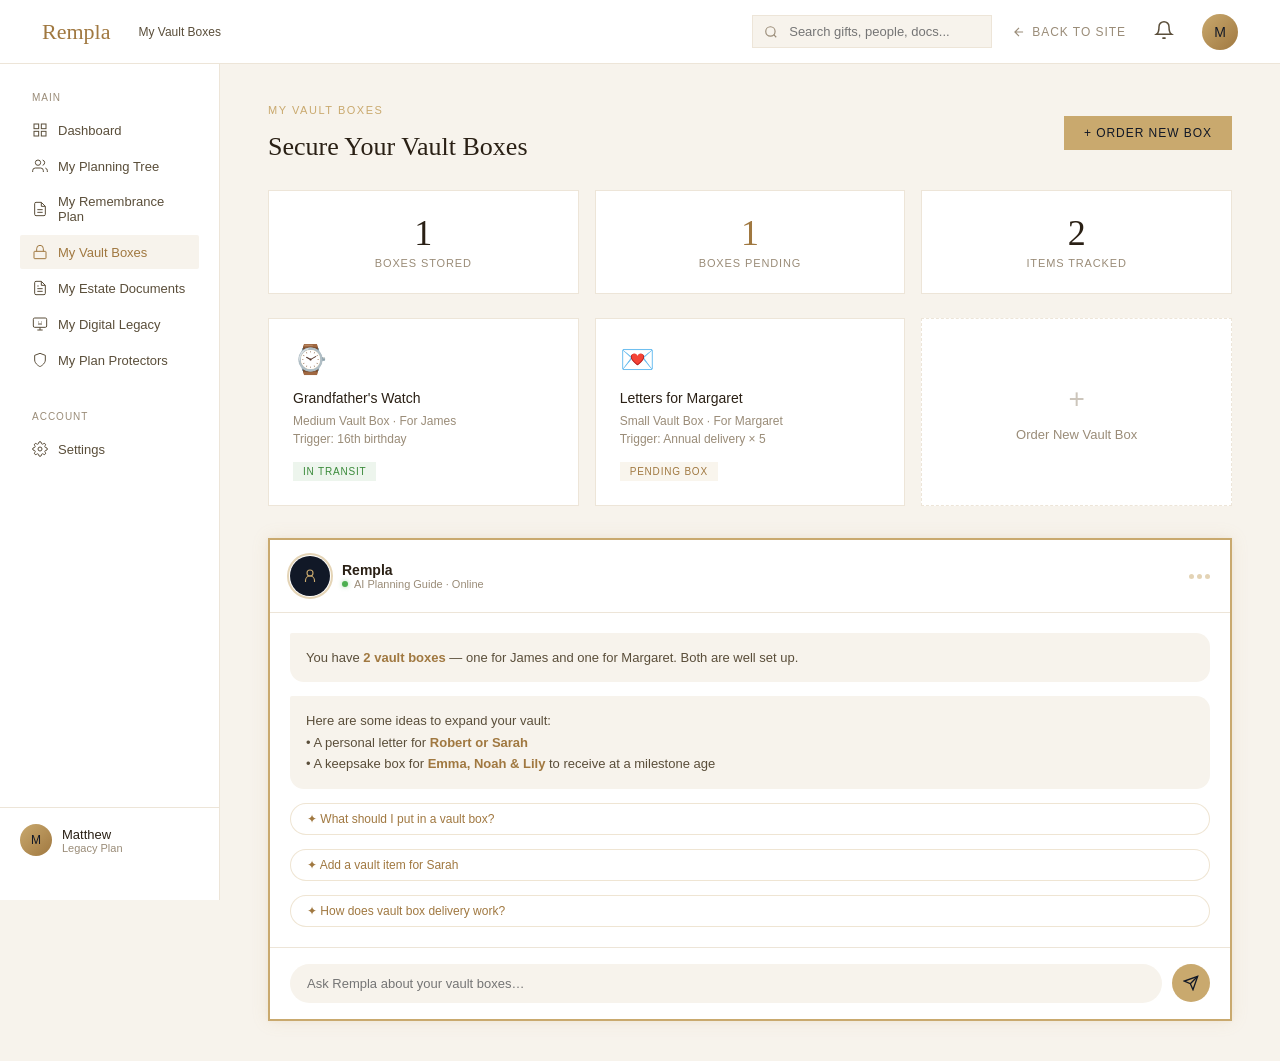
<file: vault-boxes/index.html>
<!DOCTYPE html>
<html lang="en">
<head>
    <meta charset="UTF-8">
    <meta name="viewport" content="width=device-width, initial-scale=1.0">
    <title>Rempla — Keep Your Love Alive Beyond Time</title>
    <link rel="stylesheet" href="../assets/css/main.css" />
</head>
<body>
    <div class="container">
        <header>
            <ul><li><a href="index.html" class="the-logo">Rempla</a></li><li class="breadcrumb">My Vault Boxes</li></ul>
            <ul>
                <li class="dash-search"><svg viewBox="0 0 24 24"><circle cx="11" cy="11" r="8"></circle><line x1="21" y1="21" x2="16.65" y2="16.65"></line></svg><input type="text" placeholder="Search gifts, people, docs..."></li>
                <li><a href="#" class="dash-back"><svg viewBox="0 0 24 24"><path d="M19 12H5M12 5l-7 7 7 7"></path></svg> Back to Site</a></li>
                <li class="notifications"><a href="#" class="inbox-bell"><svg viewBox="0 0 24 24"><path d="M18 8A6 6 0 006 8c0 7-3 9-3 9h18s-3-2-3-9M13.73 21a2 2 0 01-3.46 0"></path></svg></a>
                    <div class="notif-dropdown open" id="notif-dropdown">
                        <div class="notif-dropdown-header">
                            <span>Notifications</span>
                            <button onclick="clearNotifs()">Mark all read</button>
                        </div>
                        <div class="notif-item unread">
                            <div class="notif-icon" style="background:rgba(201,169,110,0.1);">📦</div>
                            <div>
                            <div class="notif-text"><strong>Vault Box Shipped</strong> — Your medium vault box for "Grandfather's Watch" has been shipped and will arrive in 3–5 business days.</div>
                            <div class="notif-time">2 hours ago</div>
                            </div>
                        </div>
                        <div class="notif-item unread">
                            <div class="notif-icon" style="background:rgba(80,160,80,0.1);">✓</div>
                            <div>
                            <div class="notif-text"><strong>Plan Protector Confirmed</strong> — Susan Harlow has accepted her role as your Plan Protector.</div>
                            <div class="notif-time">1 day ago</div>
                            </div>
                        </div>
                        <div class="notif-item">
                            <div class="notif-icon" style="background:rgba(80,120,200,0.08);">📄</div>
                            <div>
                            <div class="notif-text"><strong>Document Uploaded</strong> — Durable_Power_of_Attorney.docx was successfully uploaded and categorized.</div>
                            <div class="notif-time">3 days ago</div>
                            </div>
                        </div>
                    </div>
                </li>
                <li><a href="#" class="dash-avatar">M</a></li>
            </ul>
        </header>
        <div class="dash-content">
            <aside>
                <div class="sidebar-section">
                    <div class="sidebar-section-label">Main</div>
                    <div class="sidebar-link" id="sl-overview">
                        <a href="/dashboard/">
                            <svg viewBox="0 0 24 24"><rect x="3" y="3" width="7" height="7"></rect><rect x="14" y="3" width="7" height="7"></rect><rect x="3" y="14" width="7" height="7"></rect><rect x="14" y="14" width="7" height="7"></rect></svg>
                            Dashboard
                        </a>
                    </div>
                    <div class="sidebar-link" id="sl-family">
                        <a href="/planning-tree/">
                            <svg viewBox="0 0 24 24"><path d="M17 21v-2a4 4 0 00-4-4H5a4 4 0 00-4 4v2"></path><circle cx="9" cy="7" r="4"></circle><path d="M23 21v-2a4 4 0 00-3-3.87M16 3.13a4 4 0 010 7.75"></path></svg>
                            My Planning Tree
                        </a>
                    </div>
                    <div class="sidebar-link" id="sl-plans">
                        <a href="/remembrance-plan/">
                            <svg viewBox="0 0 24 24"><path d="M14 2H6a2 2 0 00-2 2v16a2 2 0 002 2h12a2 2 0 002-2V8z"></path><polyline points="14 2 14 8 20 8"></polyline><line x1="16" y1="13" x2="8" y2="13"></line><line x1="16" y1="17" x2="8" y2="17"></line></svg>
                            My Remembrance Plan
                        </a>
                    </div>
                    <div class="sidebar-link" id="sl-vault">
                        <a href="/vault-boxes/" class="active">
                            <svg viewBox="0 0 24 24"><rect x="3" y="11" width="18" height="11" rx="1"></rect><path d="M7 11V7a5 5 0 0110 0v4"></path></svg>
                            My Vault Boxes
                        </a>
                    </div>
                    <div class="sidebar-link" id="sl-documents">
                        <a href="/estate-documents/">
                            <svg viewBox="0 0 24 24"><path d="M14 2H6a2 2 0 00-2 2v16a2 2 0 002 2h12a2 2 0 002-2V8z"></path><polyline points="14 2 14 8 20 8"></polyline><line x1="16" y1="13" x2="8" y2="13"></line><line x1="16" y1="17" x2="8" y2="17"></line><line x1="10" y1="9" x2="8" y2="9"></line></svg>
                            My Estate Documents
                        </a>
                    </div>
                    <div class="sidebar-link" id="sl-digital">
                        <a href="/digital-legacy/">
                            <svg viewBox="0 0 24 24"><rect x="2" y="3" width="20" height="14" rx="2"></rect><path d="M8 21h8M12 17v4"></path><path d="M9 9h1m4 0h1M9 12h6"></path></svg>
                            My Digital Legacy
                        </a>
                    </div>
                    <div class="sidebar-link" id="sl-protectors">
                        <a href="/plan-protectors/">
                            <svg viewBox="0 0 24 24"><path d="M12 22s8-4 8-10V5l-8-3-8 3v7c0 6 8 10 8 10z"></path></svg>
                            My Plan Protectors
                        </a>
                    </div>
                </div>
                <div class="sidebar-section">
                    <div class="sidebar-section-label">Account</div>
                    <div class="sidebar-link" id="sl-settings">
                        <a href="/settings/">
                            <svg viewBox="0 0 24 24"><circle cx="12" cy="12" r="3"></circle><path d="M19.4 15a1.65 1.65 0 00.33 1.82l.06.06a2 2 0 010 2.83 2 2 0 01-2.83 0l-.06-.06a1.65 1.65 0 00-1.82-.33 1.65 1.65 0 00-1 1.51V21a2 2 0 01-4 0v-.09A1.65 1.65 0 009 19.4a1.65 1.65 0 00-1.82.33l-.06.06a2 2 0 01-2.83-2.83l.06-.06A1.65 1.65 0 004.68 15a1.65 1.65 0 00-1.51-1H3a2 2 0 010-4h.09A1.65 1.65 0 004.6 9a1.65 1.65 0 00-.33-1.82l-.06-.06a2 2 0 012.83-2.83l.06.06A1.65 1.65 0 009 4.68a1.65 1.65 0 001-1.51V3a2 2 0 014 0v.09a1.65 1.65 0 001 1.51 1.65 1.65 0 001.82-.33l.06-.06a2 2 0 012.83 2.83l-.06.06A1.65 1.65 0 0019.4 9a1.65 1.65 0 001.51 1H21a2 2 0 010 4h-.09a1.65 1.65 0 00-1.51 1z"></path></svg>
                            Settings
                        </a>
                    </div>
                </div>
                <div class="sidebar-user">
                    <div class="dash-avatar" style="width:32px;height:32px;font-size:12px;">M</div>
                    <div>
                        <div class="sidebar-user-name">Matthew</div>
                        <div class="sidebar-user-plan">Legacy Plan</div>
                    </div>
                </div>
            </aside>
            <main class="dash-main">
                <!-- VAULT tab -->
                <div class="tab-panel" id="tab-vault">
                    <div class="planning-tree-header">
                        <div>
                            <div class="section-eyebrow">My Vault Boxes</div>
                            <div class="planning-tree-title">Secure Your Vault Boxes</div>
                        </div>
                        <button class="btn-add-member" onclick="openAddGiftModal()">+ Order New Box</button>
                    </div>
                    <div class="vault-stats-grid">
                        <div class="vault-stat"><div class="vault-stat-value" style="color:#2a2015">1</div><div class="vault-stat-label">Boxes Stored</div></div>
                        <div class="vault-stat"><div class="vault-stat-value" style="color:#a07840">1</div><div class="vault-stat-label">Boxes Pending</div></div>
                        <div class="vault-stat"><div class="vault-stat-value" style="color:#2a2015">2</div><div class="vault-stat-label">Items Tracked</div></div>
                    </div>
                    <div class="vault-grid">
                        <div class="vault-card">
                            <div class="vault-card-icon">⌚</div>
                            <div class="vault-card-name">Grandfather's Watch</div>
                            <div class="vault-card-detail">Medium Vault Box · For James<br>Trigger: 16th birthday</div>
                            <div class="vault-card-tag tag-stored">In Transit</div>
                        </div>
                        <div class="vault-card">
                            <div class="vault-card-icon">💌</div>
                            <div class="vault-card-name">Letters for Margaret</div>
                            <div class="vault-card-detail">Small Vault Box · For Margaret<br>Trigger: Annual delivery × 5</div>
                            <div class="vault-card-tag tag-scheduled">Pending Box</div>
                        </div>
                        <div class="vault-card" style="border-style:dashed;display:flex;flex-direction:column;align-items:center;justify-content:center;color:#9a8c78;cursor:pointer;min-height:160px;">
                            <div style="font-size:28px;margin-bottom:12px;opacity:.5;">+</div>
                            <div style="font-size:13px;">Order New Vault Box</div>
                        </div>
                    </div>
                    <div class="rempla-chat" style="margin-top:32px;">
                        <div class="chat-header">
                            <div class="chat-ai-avatar"><svg viewBox="0 0 24 24"><circle cx="12" cy="8" r="4"></circle><path d="M6 20v-2a6 6 0 0112 0v2"></path></svg></div>
                            <div class="chat-header-title"><div class="chat-header-name">Rempla</div><div class="chat-header-status">AI Planning Guide · Online</div></div><div class="chat-typing-dots"><span></span><span></span><span></span></div>
                        </div>
                        <div class="chat-messages" id="vault-chat-messages">
                            <div class="chat-msg chat-msg-ai">You have <strong>2 vault boxes</strong> — one for James and one for Margaret. Both are well set up.</div>
                            <div class="chat-msg chat-msg-ai">Here are some ideas to expand your vault:<br>• A personal letter for <strong>Robert or Sarah</strong><br>• A keepsake box for <strong>Emma, Noah &amp; Lily</strong> to receive at a milestone age</div>
                            <div class="chat-suggestion" onclick="chatSuggest('vault-chat',this,'What should I put in a vault box?')">✦ What should I put in a vault box?</div>
                            <div class="chat-suggestion" onclick="chatSuggest('vault-chat',this,'Add a vault item for Sarah')">✦ Add a vault item for Sarah</div>
                            <div class="chat-suggestion" onclick="chatSuggest('vault-chat',this,'How does vault box delivery work?')">✦ How does vault box delivery work?</div>
                        </div>
                        <div class="chat-input-area">
                            <input class="chat-input" id="vault-chat-input" placeholder="Ask Rempla about your vault boxes…" type="text" onkeydown="if(event.key==='Enter')sendChat('vault-chat')">
                            <button class="chat-send" onclick="sendChat('vault-chat')">
                                <svg viewBox="0 0 24 24"><line x1="22" y1="2" x2="11" y2="13"></line><polygon points="22 2 15 22 11 13 2 9 22 2"></polygon></svg>
                            </button>
                        </div>
                    </div>
                </div>

            </main>
        </div>
    </div>

    <!-- ═══════════════════════════════════════════════════ -->
    <!--                  ADD MEMBER MODAL                  -->
    <!-- ═══════════════════════════════════════════════════ -->
    <div class="modal-overlay" id="add-member-modal" onclick="handleModalOverlayClick(event)">
        <div class="modal-box" onclick="event.stopPropagation()">

            <div class="modal-header">
            <div>
                <div class="modal-header-title">Order New Box</div>
                <div class="modal-header-sub">Lorem ipsum dolor, sit amet consectetur adipisicing elit.</div>
            </div>
            <button class="modal-close" onclick="closeAddGiftModal()">×</button>
            </div>

            <div class="modal-body">

            <!-- BOX INFO -->
            <div class="modal-section-title">Box Information</div>
            <div class="modal-row">
                <div class="modal-field">
                    <label class="modal-label">First Name *</label>
                    <input class="modal-input" type="text" id="member-first-name" placeholder="e.g. Margaret">
                </div>
                <div class="modal-field">
                    <label class="modal-label">Last Name *</label>
                    <input class="modal-input" type="text" id="member-last-name" placeholder="e.g. Thompson">
                </div>
            </div>

            <div class="modal-row">
                <div class="modal-field">
                    <label class="modal-label">Box Size *</label>
                    <select class="modal-input" name="member-box-size" id="member-box-size">
                        <option value="">Select a size</option>
                        <option value="small">Small</option>
                        <option value="medium">Medium</option>
                        <option value="large">Large</option>
                    </select>
                </div>

                <div class="modal-field">
                    <label class="modal-label">Insured Value ($)</label>
                    <input class="modal-input" type="number" id="member-insured-value" placeholder="e.g. 1000">
                </div>
            </div>

            <div class="modal-field">
                <label class="modal-label">Description <span style="color:#9a8c78;font-weight:300;">(optional)</span></label>
                <textarea class="modal-input" id="member-description" rows="2" placeholder="Lorem ipsum dolor..." style="resize:vertical;"></textarea>
            </div>

            </div><!-- /modal-body -->

            <div class="modal-footer">
            <button class="btn-modal-cancel" onclick="closeAddGiftModal()">Cancel</button>
            <button class="btn-modal-save" onclick="saveAddMember()">New Box</button>
            </div>

        </div>
    </div>

    <script>
        function setDashLink(link) {
            var linkDash = link;
            window.location.href = linkDash;
        }

        // ── Add Member Modal ──
        function openAddGiftModal() {
            document.getElementById('add-member-modal').classList.add('open');
            document.body.style.overflow = 'hidden';
            // Add a default birthday row pre-populated
            var list = document.getElementById('important-dates-list');
            if (list.children.length === 0) addDateRow('Birthday');
        }

        function closeAddGiftModal() {
            document.getElementById('add-member-modal').classList.remove('open');
            document.body.style.overflow = '';
        }

        function handleModalOverlayClick(e) {
            if (e.target === document.getElementById('add-member-modal')) closeAddGiftModal();
        }

        function saveAddMember() {
            var firstName = document.getElementById('member-first-name').value.trim();
            var lastName = document.getElementById('member-last-name').value.trim();
            var insuredValue = document.getElementById('member-insured-value').value;

            var valid = true;
            // Reset borders
            ['member-first-name','member-last-name','member-insured-value'].forEach(function(id) {
                document.getElementById(id).style.borderColor = '';
            });
            if (!firstName) { document.getElementById('member-first-name').style.borderColor = '#b03030'; valid = false; }
            if (!lastName) { document.getElementById('member-last-name').style.borderColor = '#b03030'; valid = false; }
            if (!insuredValue) { document.getElementById('member-insured-value').style.borderColor = '#b03030'; valid = false; }
            if (!valid) {
            if (!firstName) document.getElementById('member-first-name').focus();
            else if (!lastName) document.getElementById('member-last-name').focus();
            else document.getElementById('member-insured-value').focus();
            return;
            }

            // Show success toast and close
            closeAddGiftModal();

            // Reset form
            document.getElementById('member-first-name').value = '';
            document.getElementById('member-last-name').value = '';
            document.getElementById('member-insured-value').value = '';
            document.getElementById('member-description').value = '';
            ['member-first-name','member-last-name','member-insured-value'].forEach(function(id) {
                document.getElementById(id).style.borderColor = '';
            });

            // Show confirmation toast
            var toast = document.getElementById('doc-upload-toast');
            document.getElementById('doc-toast-msg').textContent = 'New box gift added.';
            toast.style.display = 'flex';
            setTimeout(function() { toast.style.display = 'none'; }, 3500);
        }
    </script>
</body>
</html>
</file>
<file: assets/css/main.css>
@charset "UTF-8";
* {
  box-sizing: border-box;
  margin: 0;
  padding: 0;
  font-family: "Jost", sans-serif;
}

a {
  text-decoration: none;
}

@keyframes chatGlowPulse {
  0%, 100% {
    box-shadow: 0 0 16px rgba(201, 169, 110, 0.15), 0 0 4px rgba(201, 169, 110, 0.1);
  }
  50% {
    box-shadow: 0 0 24px rgba(201, 169, 110, 0.25), 0 0 8px rgba(201, 169, 110, 0.15);
  }
}
@keyframes avatarBreathe {
  0%, 100% {
    transform: scale(1);
    opacity: 0.4;
  }
  50% {
    transform: scale(1.1);
    opacity: 0.7;
  }
}
@keyframes typingBounce {
  0%, 60%, 100% {
    transform: translateY(0);
    opacity: 0.3;
  }
  30% {
    transform: translateY(-4px);
    opacity: 1;
  }
}
@keyframes modalIn {
  from {
    opacity: 0;
    transform: translateY(20px) scale(0.98);
  }
  to {
    opacity: 1;
    transform: translateY(0) scale(1);
  }
}
#onboarding-view {
  min-height: 100vh;
  background: #f7f3ec;
  flex-direction: column;
  /* ── Form fields ── */
  /* ── Buttons ── */
  /* ── Security badge ── */
}
#onboarding-view .ob-header {
  display: flex;
  justify-content: space-between;
  align-items: center;
  padding: 20px 40px;
  background-color: #1a2235;
}
#onboarding-view .ob-header .ob-logo {
  font-family: "Cormorant Garamond", serif;
  font-size: 22px;
  font-weight: 300;
  letter-spacing: 0.12em;
  color: #c9a96e;
  cursor: pointer;
}
#onboarding-view .ob-header .ob-login-link {
  font-size: 12px;
  letter-spacing: 0.08em;
  color: rgba(255, 255, 255, 0.45);
  cursor: pointer;
  transition: color 0.2s;
}
#onboarding-view .ob-header .ob-login-link:hover {
  color: #c9a96e;
}
#onboarding-view .ob-panel {
  width: 100%;
  max-width: 520px;
  background: #1a2235;
  border: 1px solid rgba(201, 169, 110, 0.25);
  box-shadow: 0 16px 56px rgba(0, 0, 0, 0.25);
  padding: 44px 48px;
  animation: obPanelIn 0.35s ease;
  display: flex;
  justify-self: center;
  transform: translateY(50%);
}
@keyframes obPanelIn {
  from {
    opacity: 0;
    transform: translateY(16px);
  }
  to {
    opacity: 1;
    transform: translateY(0);
  }
}
#onboarding-view .ob-panel-eyebrow {
  font-size: 10px;
  letter-spacing: 0.16em;
  text-transform: uppercase;
  color: #c9a96e;
  margin-bottom: 12px;
}
#onboarding-view .ob-panel-back {
  display: inline-flex;
  align-items: center;
  gap: 5px;
  font-family: "Jost", sans-serif;
  font-size: 11px;
  letter-spacing: 0.06em;
  text-transform: uppercase;
  color: rgba(255, 255, 255, 0.3);
  background: none;
  border: none;
  cursor: pointer;
  padding: 4px 0;
  margin-bottom: 14px;
  transition: color 0.2s;
}
#onboarding-view .ob-panel-back:hover {
  color: #c9a96e;
}
#onboarding-view .ob-panel-back svg {
  width: 12px;
  height: 12px;
  stroke: currentColor;
  fill: none;
  stroke-width: 2.5;
}
#onboarding-view .ob-panel-title {
  font-family: "Cormorant Garamond", serif;
  font-size: 30px;
  font-weight: 300;
  color: #ffffff;
  line-height: 1.2;
  margin-bottom: 30px;
}
#onboarding-view .ob-panel-sub {
  font-size: 13px;
  color: rgba(255, 255, 255, 0.45);
  line-height: 1.7;
  margin-bottom: 32px;
}
#onboarding-view .ob-field {
  margin-bottom: 20px;
}
#onboarding-view .ob-label {
  display: block;
  font-size: 11px;
  letter-spacing: 0.08em;
  text-transform: uppercase;
  color: rgba(255, 255, 255, 0.45);
  margin-bottom: 8px;
}
#onboarding-view .ob-input {
  width: 100%;
  font-family: "Jost", sans-serif;
  font-size: 14px;
  color: #ffffff;
  background: rgba(255, 255, 255, 0.07);
  border: 1px solid rgba(255, 255, 255, 0.14);
  padding: 13px 16px;
  outline: none;
  transition: border-color 0.2s, background 0.2s;
}
#onboarding-view .ob-input:focus {
  border-color: #c9a96e;
  background: rgba(201, 169, 110, 0.07);
}
#onboarding-view .ob-input::placeholder {
  color: rgba(255, 255, 255, 0.25);
}
#onboarding-view .ob-input.error {
  border-color: #b03030;
}
#onboarding-view .ob-row {
  display: grid;
  grid-template-columns: 1fr 1fr;
  gap: 14px;
}
#onboarding-view .ob-input-group {
  position: relative;
}
#onboarding-view .ob-input-group .ob-input {
  padding-right: 44px;
}
#onboarding-view .ob-input-toggle {
  position: absolute;
  right: 14px;
  top: 50%;
  transform: translateY(-50%);
  background: none;
  border: none;
  cursor: pointer;
  color: rgba(255, 255, 255, 0.3);
  transition: color 0.2s;
  padding: 4px;
}
#onboarding-view .ob-input-toggle:hover {
  color: #c9a96e;
}
#onboarding-view .ob-error-text {
  font-size: 11px;
  color: var(--red);
  margin-top: 6px;
  display: none;
}
#onboarding-view .ob-error-text.show {
  display: block;
}
#onboarding-view .ob-terms {
  display: flex;
  align-items: flex-start;
  gap: 12px;
  margin-bottom: 28px;
}
#onboarding-view .ob-terms input[type=checkbox] {
  accent-color: #c9a96e;
  width: 15px;
  height: 15px;
  flex-shrink: 0;
  margin-top: 2px;
}
#onboarding-view .ob-terms-text {
  font-size: 12px;
  color: rgba(255, 255, 255, 0.35);
  line-height: 1.6;
}
#onboarding-view .ob-terms-text a {
  color: #c9a96e;
  cursor: pointer;
}
#onboarding-view .ob-btn-primary {
  width: 100%;
  font-family: "Jost", sans-serif;
  font-size: 12px;
  letter-spacing: 0.1em;
  text-transform: uppercase;
  background: #c9a96e;
  color: #111827;
  border: none;
  padding: 16px;
  cursor: pointer;
  transition: background 0.2s;
  margin-bottom: 14px;
}
#onboarding-view .ob-btn-primary:hover {
  background: #e8d5b0;
}
#onboarding-view .ob-btn-secondary {
  width: 100%;
  font-family: "Jost", sans-serif;
  font-size: 12px;
  letter-spacing: 0.08em;
  text-transform: uppercase;
  background: none;
  color: rgba(255, 255, 255, 0.35);
  border: 1px solid rgba(255, 255, 255, 0.12);
  padding: 14px;
  cursor: pointer;
  transition: all 0.2s;
}
#onboarding-view .ob-btn-secondary:hover {
  border-color: rgba(255, 255, 255, 0.28);
  color: rgba(255, 255, 255, 0.6);
}
#onboarding-view .ob-error-text {
  font-size: 11px;
  color: #b03030;
  margin-top: 6px;
  display: none;
}
#onboarding-view .ob-error-text.show {
  display: block;
}
#onboarding-view .ob-terms-text {
  font-size: 12px;
  color: rgba(255, 255, 255, 0.35);
  line-height: 1.6;
}
#onboarding-view .ob-terms-text a {
  color: #c9a96e;
  cursor: pointer;
}
#onboarding-view .ob-terms-error {
  font-size: 12px;
  color: #e8d5b0;
  margin-bottom: 20px;
}
#onboarding-view .ob-terms-error a {
  color: #c9a96e;
  text-decoration: underline;
  cursor: pointer;
}
#onboarding-view .ob-terms-error a:hover {
  color: #c9a96e;
}
#onboarding-view .ob-security-badge {
  display: flex;
  align-items: center;
  gap: 6px;
  font-size: 10px;
  letter-spacing: 0.06em;
  text-transform: uppercase;
  color: rgba(255, 255, 255, 0.25);
  margin-top: 16px;
  justify-content: center;
}

.mini-menu {
  position: fixed;
  bottom: 0;
  left: 0;
  background: rgba(26, 34, 53, 0.9);
  padding: 10px 14px;
  width: 100%;
  display: flex;
  justify-content: center;
  box-shadow: 0 4px 12px rgba(0, 0, 0, 0.3);
  z-index: 1000;
  font-family: "Jost", sans-serif;
  font-size: 12px;
  color: #c9a96e;
}
.mini-menu ul {
  display: flex;
  gap: 12px;
  width: 100%;
  justify-content: space-around;
}
.mini-menu ul li {
  list-style: none;
}
.mini-menu ul li a {
  color: inherit;
  text-decoration: none;
  transition: color 0.2s;
}
.mini-menu ul li a:hover {
  color: #e8d5b0;
}
.mini-menu a {
  color: inherit;
  text-decoration: none;
  transition: color 0.2s;
}
.mini-menu a:hover {
  color: #e8d5b0;
}

.modal-overlay {
  display: none;
  position: fixed;
  inset: 0;
  z-index: 500;
  background: rgba(10, 15, 25, 0.75);
  backdrop-filter: blur(4px);
  align-items: center;
  justify-content: center;
  padding: 24px;
}
.modal-overlay.open {
  display: flex;
}

.modal-box {
  background: #f7f3ec;
  width: 100%;
  max-width: 580px;
  max-height: 90vh;
  overflow-y: auto;
  box-shadow: 0 32px 80px rgba(0, 0, 0, 0.4);
  animation: modalIn 0.35s ease-in-out;
}

.modal-spacer {
  height: 20px;
}

.modal-header {
  background: #111827;
  padding: 24px 32px;
  display: flex;
  justify-content: space-between;
  align-items: center;
  position: sticky;
  top: 0;
  z-index: 2;
}

.modal-header-title {
  font-family: "Cormorant Garamond", serif;
  font-size: 22px;
  font-weight: 400;
  color: white;
}

.modal-header-sub {
  font-size: 12px;
  color: rgba(255, 255, 255, 0.4);
  margin-top: 3px;
}

.modal-close {
  background: none;
  border: none;
  cursor: pointer;
  color: rgba(255, 255, 255, 0.5);
  font-size: 24px;
  line-height: 1;
  transition: color 0.2s;
  padding: 4px;
}
.modal-close*:hover {
  color: #c9a96e;
}

.modal-body {
  padding: 32px;
}

.modal-section-title {
  font-size: 10px;
  letter-spacing: 0.14em;
  text-transform: uppercase;
  color: #c9a96e;
  margin-bottom: 18px;
  padding-bottom: 10px;
  border-bottom: 1px solid #ede5d8;
}

.modal-field {
  margin-bottom: 20px;
}

.modal-label {
  display: block;
  font-size: 12px;
  font-weight: 500;
  letter-spacing: 0.04em;
  color: #5a4e3a;
  margin-bottom: 7px;
}

.modal-input {
  width: 100%;
  font-family: "Jost", sans-serif;
  font-size: 14px;
  color: #2a2015;
  background: white;
  border: 1px solid #ede5d8;
  padding: 11px 14px;
  outline: none;
  transition: border-color 0.2s;
}
.modal-input:focus {
  border-color: #c9a96e;
}
.modal-input::placeholder {
  color: #9a8c78;
}

.modal-select {
  width: 100%;
  font-family: "Jost", sans-serif;
  font-size: 14px;
  color: #2a2015;
  background: white;
  border: 1px solid #ede5d8;
  padding: 11px 14px;
  outline: none;
  cursor: pointer;
  appearance: none;
  background-image: url("data:image/svg+xml,%3Csvg xmlns='http://www.w3.org/2000/svg' width='12' height='8' viewBox='0 0 12 8'%3E%3Cpath d='M1 1l5 5 5-5' stroke='%239a8c78' stroke-width='1.5' fill='none'/%3E%3C/svg%3E");
  background-repeat: no-repeat;
  background-position: right 14px center;
  transition: border-color 0.2s;
}
.modal-select:focus {
  border-color: #c9a96e;
}

.modal-row {
  display: grid;
  grid-template-columns: 1fr 1fr;
  gap: 16px;
}

.modal-checkboxes {
  display: flex;
  flex-wrap: wrap;
  gap: 10px;
  margin-bottom: 20px;
}

.modal-checkbox-label {
  display: flex;
  align-items: center;
  gap: 8px;
  font-size: 13px;
  color: #5a4e3a;
  cursor: pointer;
  padding: 8px 14px;
  background: white;
  border: 1px solid #ede5d8;
  transition: border-color 0.2s;
}
.modal-checkbox-label:hover {
  border-color: #c9a96e;
}
.modal-checkbox-label input {
  accent-color: #a07840;
  width: 14px;
  height: 14px;
}

/* Important Dates */
.important-dates-list {
  display: flex;
  flex-direction: column;
  gap: 10px;
  margin-bottom: 16px;
}

.important-date-row {
  display: flex;
  gap: 10px;
  align-items: center;
  background: white;
  border: 1px solid #ede5d8;
  padding: 12px 14px;
}
.important-date-row input[type=text] {
  flex: 1.2;
  font-family: "Jost", sans-serif;
  font-size: 13px;
  color: #2a2015;
  background: #f7f3ec;
  border: 1px solid #ede5d8;
  padding: 8px 10px;
  outline: none;
  transition: border-color 0.2s;
}
.important-date-row input[type=text]:focus {
  border-color: #c9a96e;
}
.important-date-row input[type=date] {
  flex: 1;
  font-family: "Jost", sans-serif;
  font-size: 13px;
  color: #2a2015;
  background: #f7f3ec;
  border: 1px solid #ede5d8;
  padding: 8px 10px;
  outline: none;
  cursor: pointer;
  transition: border-color 0.2s;
}
.important-date-row input[type=date]:focus {
  border-color: #c9a96e;
}

.date-remove-btn {
  background: none;
  border: none;
  cursor: pointer;
  color: #9a8c78;
  font-size: 18px;
  line-height: 1;
  padding: 4px;
  transition: color 0.2s;
  flex-shrink: 0;
}
.date-remove-btn:hover {
  color: #b03030;
}

.btn-add-date {
  display: flex;
  align-items: center;
  gap: 8px;
  font-family: "Jost", sans-serif;
  font-size: 12px;
  letter-spacing: 0.06em;
  text-transform: uppercase;
  background: none;
  border: 1px dashed #d4c4ae;
  color: #9a8c78;
  padding: 10px 18px;
  cursor: pointer;
  transition: all 0.2s;
  width: 100%;
  justify-content: center;
}
.btn-add-date:hover {
  border-color: #c9a96e;
  color: #a07840;
  background: rgba(201, 169, 110, 0.04);
}

.date-suggestions {
  display: flex;
  flex-wrap: wrap;
  gap: 8px;
  margin-bottom: 16px;
}

.date-suggestion-chip {
  font-size: 11px;
  letter-spacing: 0.05em;
  padding: 5px 12px;
  border: 1px solid #ede5d8;
  background: white;
  color: #5a4e3a;
  cursor: pointer;
  transition: all 0.15s;
}
.date-suggestion-chip:hover {
  border-color: #c9a96e;
  color: #a07840;
  background: rgba(201, 169, 110, 0.06);
}

.modal-divider {
  height: 1px;
  background: #ede5d8;
  margin: 28px 0;
}

.modal-footer {
  padding: 20px 32px;
  background: white;
  border-top: 1px solid #ede5d8;
  display: flex;
  justify-content: flex-end;
  gap: 12px;
  position: sticky;
  bottom: 0;
}

.btn-modal-cancel {
  font-family: "Jost", sans-serif;
  font-size: 12px;
  letter-spacing: 0.08em;
  text-transform: uppercase;
  background: none;
  border: 1px solid #ede5d8;
  color: #5a4e3a;
  padding: 11px 24px;
  cursor: pointer;
  transition: all 0.2s;
}
.btn-modal-cancel:hover {
  border-color: #d4c4ae;
  color: #2a2015;
}

.btn-modal-save {
  font-family: "Jost", sans-serif;
  font-size: 12px;
  letter-spacing: 0.08em;
  text-transform: uppercase;
  background: #c9a96e;
  border: none;
  color: #111827;
  padding: 11px 28px;
  cursor: pointer;
  transition: background 0.2s;
}
.btn-modal-save:hover {
  background: #e8d5b0;
}

.container {
  width: 100%;
  height: 100%;
  background-color: #f7f3ec;
}
.container header {
  width: 100%;
  display: flex;
  justify-content: space-between;
  padding: 0 32px;
  height: 64px;
  background-color: white;
  border-bottom: 1px solid #ede5d8;
  display: flex;
  align-items: center;
  gap: 24px;
  position: sticky;
  top: 0;
  z-index: 50;
}
.container header ul {
  list-style: none;
  padding: 0;
  display: flex;
  flex-direction: row;
  align-items: center;
}
.container header ul li {
  margin: 0 10px;
}
.container header ul li .the-logo {
  font-family: "Cormorant Garamond", serif;
  font-size: 22px;
  color: #a07840;
  font-weight: 500;
  margin-right: 8px;
  cursor: pointer;
}
.container header ul li.breadcrumb {
  font-size: 12px;
  color: #5a4e3a;
  display: flex;
  align-items: center;
  gap: 8px;
}
.container header ul li a.dash-back {
  font-size: 12px;
  letter-spacing: 0.08em;
  text-transform: uppercase;
  color: #9a8c78;
  cursor: pointer;
  display: flex;
  align-items: center;
  gap: 6px;
  background: none;
  border: none;
  transition: color 0.2s;
}
.container header ul li a.dash-back svg {
  width: 14px;
  height: 14px;
  stroke: currentColor;
  fill: none;
  stroke-width: 2;
}
.container header ul li.notifications {
  position: relative;
}
.container header ul li.notifications a.inbox-bell {
  position: relative;
  background: none;
  border: none;
  cursor: pointer;
  padding: 8px;
  transition: color 0.2s;
}
.container header ul li.notifications a.inbox-bell svg {
  width: 20px;
  height: 20px;
  stroke: #5a4e3a;
  fill: none;
  stroke-width: 1.8;
}
.container header ul li.notifications .notif-dropdown {
  display: none;
  position: absolute;
  top: 100%;
  right: 0;
  width: 340px;
  background: white;
  border: 1px solid #ede5d8;
  box-shadow: 0 12px 40px rgba(0, 0, 0, 0.12);
  z-index: 100;
}
.container header ul li.notifications .notif-dropdown .notif-dropdown-header {
  padding: 16px 20px;
  border-bottom: 1px solid #ede5d8;
  display: flex;
  justify-content: space-between;
  align-items: center;
}
.container header ul li.notifications .notif-dropdown .notif-dropdown-header button {
  font-size: 11px;
  letter-spacing: 0.06em;
  text-transform: uppercase;
  background: none;
  border: none;
  color: #a07840;
  cursor: pointer;
}
.container header ul li.notifications .notif-dropdown .notif-item {
  padding: 14px 20px;
  border-bottom: 1px solid #ede5d8;
  display: flex;
  gap: 12px;
  align-items: flex-start;
  transition: background 0.15s;
  cursor: pointer;
}
.container header ul li.notifications .notif-dropdown .notif-item .notif-icon {
  width: 32px;
  height: 32px;
  border-radius: 50%;
  display: flex;
  align-items: center;
  justify-content: center;
  font-size: 14px;
  flex-shrink: 0;
}
.container header ul li.notifications .notif-dropdown .notif-item .notif-text {
  font-size: 13px;
  color: #5a4e3a;
  line-height: 1.5;
}
.container header ul li.notifications .notif-dropdown .notif-item .notif-time {
  font-size: 11px;
  color: #9a8c78;
  margin-top: 4px;
}
.container header ul li.notifications .notif-dropdown .notif-item.unread {
  background: rgba(201, 169, 110, 0.04);
}
.container header ul li a.dash-avatar {
  width: 36px;
  height: 36px;
  border-radius: 50%;
  background: linear-gradient(135deg, #c9a96e 0%, #a07840 100%);
  display: flex;
  align-items: center;
  justify-content: center;
  font-size: 14px;
  font-weight: 500;
  color: #111827;
}
.container header ul li.dash-search {
  position: relative;
}
.container header ul li.dash-search svg {
  position: absolute;
  left: 12px;
  top: 50%;
  transform: translateY(-50%);
  width: 14px;
  height: 14px;
  stroke: #9a8c78;
  fill: none;
  stroke-width: 2;
}
.container header ul li.dash-search input {
  font-size: 13px;
  color: #2a2015;
  background: #f7f3ec;
  border: 1px solid #ede5d8;
  padding: 8px 14px 8px 36px;
  width: 240px;
  outline: none;
  transition: border-color 0.2s, width 0.3s;
}
.container header ul li.dash-search input:focus {
  border-color: #c9a96e;
  width: 320px;
}
.container .dash-content {
  display: flex;
  flex-direction: row;
}
.container aside {
  width: 220px;
  flex-shrink: 0;
  background: white;
  border-right: 1px solid #ede5d8;
  padding: 28px 0;
  display: flex;
  flex-direction: column;
  position: sticky;
  top: 64px;
  height: calc(100vh - 64px);
  overflow-y: auto;
}
.container aside .sidebar-section {
  margin-bottom: 32px;
  padding: 0 20px;
}
.container aside .sidebar-section .sidebar-section-label {
  font-size: 10px;
  letter-spacing: 0.1em;
  text-transform: uppercase;
  color: #9a8c78;
  margin-bottom: 10px;
  padding-left: 12px;
}
.container aside .sidebar-section .sidebar-link {
  margin-bottom: 2px;
}
.container aside .sidebar-section .sidebar-link a {
  font-size: 13px;
  font-weight: 400;
  color: #5a4e3a;
  cursor: pointer;
  display: flex;
  align-items: center;
  gap: 10px;
  padding: 9px 12px;
  border-radius: 2px;
  transition: background 0.15s, color 0.15s;
  text-decoration: none;
}
.container aside .sidebar-section .sidebar-link a svg {
  width: 16px;
  height: 16px;
  stroke: currentColor;
  fill: none;
  stroke-width: 1.5;
  flex-shrink: 0;
}
.container aside .sidebar-section .sidebar-link a.active, .container aside .sidebar-section .sidebar-link a:hover {
  background: #f7f3ec;
  color: #a07840;
}
.container aside .sidebar-user {
  margin-top: auto;
  padding: 16px 20px;
  border-top: 1px solid #ede5d8;
  display: flex;
  align-items: center;
  gap: 10px;
}
.container aside .sidebar-user .dash-avatar {
  width: 32px;
  height: 32px;
  border-radius: 50%;
  background: linear-gradient(135deg, #c9a96e 0%, #a07840 100%);
  display: flex;
  align-items: center;
  justify-content: center;
  font-size: 12px;
  font-weight: 500;
  color: #111827;
}
.container aside .sidebar-user .sidebar-user-name {
  font-size: 13px;
  font-weight: 500;
  color: #2a2015;
}
.container aside .sidebar-user .sidebar-user-plan {
  font-size: 11px;
  color: #9a8c78;
}
.container .dash-main {
  flex: 1;
  padding: 40px 48px;
  overflow-y: auto;
}
.container .dash-main .planning-tree-header, .container .dash-main .plan-header {
  display: flex;
  justify-content: space-between;
  align-items: center;
  margin-bottom: 28px;
}
.container .dash-main .planning-tree-header .section-eyebrow, .container .dash-main .plan-header .section-eyebrow {
  font-size: 11px;
  letter-spacing: 0.14em;
  text-transform: uppercase;
  color: #c9a96e;
  margin-bottom: 16px;
}
.container .dash-main .planning-tree-header .planning-tree-title, .container .dash-main .planning-tree-header .plan-title, .container .dash-main .plan-header .planning-tree-title, .container .dash-main .plan-header .plan-title {
  font-family: "Cormorant Garamond", serif;
  font-size: 26px;
  font-weight: 400;
  color: #2a2015;
}
.container .dash-main .planning-tree-header .plan-summary, .container .dash-main .plan-header .plan-summary {
  text-align: right;
}
.container .dash-main .planning-tree-header .plan-summary .plan-total, .container .dash-main .plan-header .plan-summary .plan-total {
  font-family: "Cormorant Garamond", serif;
  font-size: 32px;
  color: #2a2015;
}
.container .dash-main .planning-tree-header .plan-summary .plan-total-label, .container .dash-main .plan-header .plan-summary .plan-total-label {
  font-size: 12px;
  color: #9a8c78;
  margin-top: 2px;
}
.container .dash-main .planning-tree-header .plan-summary .plan-progress, .container .dash-main .plan-header .plan-summary .plan-progress {
  display: flex;
  align-items: center;
  gap: 12px;
  margin-top: 8px;
}
.container .dash-main .planning-tree-header .plan-summary .plan-progress .progress-bar, .container .dash-main .plan-header .plan-summary .plan-progress .progress-bar {
  flex: 1;
  height: 4px;
  background: #ede5d8;
  min-width: 120px;
}
.container .dash-main .planning-tree-header .plan-summary .plan-progress .progress-bar .progress-fill, .container .dash-main .plan-header .plan-summary .plan-progress .progress-bar .progress-fill {
  height: 100%;
  background: #c9a96e;
  width: 42%;
  transition: width 1s ease;
}
.container .dash-main .planning-tree-header .plan-summary .plan-progress .progress-label, .container .dash-main .plan-header .plan-summary .plan-progress .progress-label {
  font-size: 11px;
  color: #9a8c78;
}
.container .dash-main .planning-tree-header .btn-add-member, .container .dash-main .plan-header .btn-add-member {
  display: flex;
  align-items: center;
  gap: 8px;
  font-family: "Jost", sans-serif;
  font-size: 12px;
  letter-spacing: 0.08em;
  text-transform: uppercase;
  background: #c9a96e;
  color: #111827;
  border: none;
  padding: 10px 20px;
  cursor: pointer;
  transition: background 0.2s;
}
.container .dash-main .planning-tree-header .btn-add-member svg, .container .dash-main .plan-header .btn-add-member svg {
  width: 14px;
  height: 14px;
  stroke: #111827;
  fill: none;
  stroke-width: 2.5;
}
.container .dash-main .dash-overview-grid {
  display: grid;
  grid-template-columns: 1fr 360px;
  gap: 28px;
}
.container .dash-main .dash-overview-grid .dash-section-title {
  font-family: "Cormorant Garamond", serif;
  font-size: 22px;
  font-weight: 400;
  color: #2a2015;
  margin-bottom: 20px;
}
.container .dash-main .dash-overview-grid .activity-timeline {
  display: flex;
  flex-direction: column;
  gap: 0;
  position: relative;
}
.container .dash-main .dash-overview-grid .activity-timeline::before {
  content: "";
  position: absolute;
  left: 15px;
  top: 8px;
  bottom: 8px;
  width: 1px;
  background: #ede5d8;
}
.container .dash-main .dash-overview-grid .activity-timeline .activity-item {
  display: flex;
  gap: 16px;
  padding: 14px 0;
  position: relative;
}
.container .dash-main .dash-overview-grid .activity-timeline .activity-item .activity-content {
  flex: 1;
}
.container .dash-main .dash-overview-grid .activity-timeline .activity-item .activity-content .activity-text {
  font-size: 13px;
  color: #5a4e3a;
  line-height: 1.5;
}
.container .dash-main .dash-overview-grid .activity-timeline .activity-item .activity-content .activity-time {
  font-size: 11px;
  color: #9a8c78;
  margin-top: 4px;
}
.container .dash-main .dash-overview-grid .activity-timeline .activity-item .activity-dot {
  width: 10px;
  height: 10px;
  border-radius: 50%;
  margin-top: 5px;
  flex-shrink: 0;
  border: 2px solid #ede5d8;
  background: white;
  position: relative;
  z-index: 1;
  margin-left: 10px;
}
.container .dash-main .dash-overview-grid .activity-timeline .activity-item .activity-dot.gold {
  border-color: #c9a96e;
  background: #c9a96e;
}
.container .dash-main .dash-overview-grid .activity-timeline .activity-item .activity-dot.green {
  border-color: #3a8a3a;
  background: #3a8a3a;
}
.container .dash-main .dash-overview-grid .activity-timeline .activity-item .activity-dot.blue {
  border-color: #6080c8;
  background: #6080c8;
}
.container .dash-main .dash-overview-grid .activity-timeline .activity-item .activity-dot.red {
  border-color: #b03030;
  background: #b03030;
}
.container .dash-main .settings-save-bar {
  display: flex;
  justify-content: flex-end;
  gap: 12px;
  margin-top: 24px;
  padding-top: 24px;
  border-top: 1px solid #ede5d8;
}
.container .dash-main .settings-save-bar .btn-settings-cancel {
  font-family: "Jost", sans-serif;
  font-size: 12px;
  letter-spacing: 0.08em;
  text-transform: uppercase;
  background: none;
  color: #9a8c78;
  border: 1px solid #ede5d8;
  padding: 12px 24px;
  cursor: pointer;
  transition: all 0.2s;
}
.container .dash-main .settings-save-bar .btn-settings-save {
  font-family: "Jost", sans-serif;
  font-size: 12px;
  letter-spacing: 0.08em;
  text-transform: uppercase;
  background: #c9a96e;
  color: #111827;
  border: none;
  padding: 12px 28px;
  cursor: pointer;
  transition: background 0.2s, transform 0.15s;
}
.container .dash-main .settings-section {
  background: white;
  border: 1px solid #ede5d8;
  padding: 32px;
  margin-bottom: 24px;
}
.container .dash-main .settings-section .settings-section-title {
  font-family: "Cormorant Garamond", serif;
  font-size: 20px;
  font-weight: 400;
  color: #2a2015;
  margin-bottom: 24px;
  padding-bottom: 16px;
  border-bottom: 1px solid #ede5d8;
}
.container .dash-main .settings-section .settings-row {
  display: flex;
  justify-content: space-between;
  align-items: center;
  padding: 14px 0;
  border-bottom: 1px solid #f7f3ec;
}
.container .dash-main .settings-section .settings-row .settings-input {
  font-family: "Jost", sans-serif;
  font-size: 13px;
  color: #2a2015;
  background: #f7f3ec;
  border: 1px solid #ede5d8;
  padding: 8px 14px;
  width: 260px;
  outline: none;
  transition: border-color 0.2s;
}
.container .dash-main .settings-section .settings-row .settings-label {
  font-size: 14px;
  color: #2a2015;
}
.container .dash-main .settings-section .settings-row .settings-desc {
  font-size: 12px;
  color: #9a8c78;
  margin-top: 4px;
}
.container .dash-main .settings-section .settings-row .settings-toggle {
  width: 44px;
  height: 24px;
  border-radius: 12px;
  background: #ede5d8;
  position: relative;
  cursor: pointer;
  transition: background 0.2s;
  border: none;
}
.container .dash-main .settings-section .settings-row .settings-toggle.on {
  background: #c9a96e;
}
.container .dash-main .settings-section .settings-row .settings-toggle.on::after {
  left: 22px;
}
.container .dash-main .settings-section .settings-row .settings-toggle::after {
  content: "";
  position: absolute;
  left: 2px;
  top: 2px;
  width: 20px;
  height: 20px;
  border-radius: 50%;
  background: white;
  transition: left 0.2s;
  box-shadow: 0 1px 4px rgba(0, 0, 0, 0.15);
}
.container .dash-main .tree-view-toggle {
  display: flex;
  align-items: center;
  gap: 10px;
  margin-left: auto;
}
.container .dash-main .tree-view-toggle .tree-view-toggle-label {
  font-size: 12px;
  color: #9a8c78;
  letter-spacing: 0.04em;
  cursor: pointer;
  transition: color 0.2s;
}
.container .dash-main .tree-view-toggle .tree-view-toggle-label.active {
  color: #2a2015;
  font-weight: 500;
}
.container .dash-main .tree-view-toggle .tree-view-toggle-track {
  width: 44px;
  height: 24px;
  background: #ede5d8;
  border-radius: 12px;
  cursor: pointer;
  position: relative;
  transition: background 0.3s;
  border: none;
  padding: 0;
}
.container .dash-main .tree-view-toggle .tree-view-toggle-track.list-active {
  background: #c9a96e;
}
.container .dash-main .tree-view-toggle .tree-view-toggle-track.list-active::after {
  transform: translateX(20px);
}
.container .dash-main .tree-view-toggle .tree-view-toggle-track::after {
  content: "";
  position: absolute;
  top: 3px;
  left: 3px;
  width: 18px;
  height: 18px;
  border-radius: 50%;
  background: white;
  box-shadow: 0 1px 4px rgba(0, 0, 0, 0.15);
  transition: transform 0.3s;
}
.container .dash-main .rempla-chat {
  background: white;
  border: 2px solid #c9a96e;
  display: flex;
  flex-direction: column;
  height: fit-content;
  position: relative;
  box-shadow: 0 0 16px rgba(201, 169, 110, 0.15), 0 0 4px rgba(201, 169, 110, 0.1);
  animation: chatGlowPulse 4s ease-in-out infinite;
}
.container .dash-main .rempla-chat .chat-header {
  padding: 16px 20px;
  border-bottom: 1px solid #ede5d8;
  display: flex;
  align-items: center;
  gap: 12px;
}
.container .dash-main .rempla-chat .chat-header .chat-ai-avatar {
  width: 40px;
  height: 40px;
  border-radius: 50%;
  background: #111827;
  display: flex;
  align-items: center;
  justify-content: center;
  flex-shrink: 0;
  overflow: visible;
  position: relative;
}
.container .dash-main .rempla-chat .chat-header .chat-ai-avatar svg {
  width: 18px;
  height: 18px;
  stroke: #c9a96e;
  fill: none;
  stroke-width: 1.5;
}
.container .dash-main .rempla-chat .chat-header .chat-ai-avatar::before {
  content: "";
  position: absolute;
  inset: -3px;
  border-radius: 50%;
  border: 2px solid #c9a96e;
  opacity: 0.5;
  animation: avatarBreathe 3s ease-in-out infinite;
}
.container .dash-main .rempla-chat .chat-header .chat-header-title {
  flex: 1;
}
.container .dash-main .rempla-chat .chat-header .chat-header-title .chat-header-name {
  font-size: 14px;
  font-weight: 600;
  color: #2a2015;
}
.container .dash-main .rempla-chat .chat-header .chat-header-title .chat-header-status {
  font-size: 11px;
  color: #9a8c78;
  display: flex;
  align-items: center;
  gap: 6px;
}
.container .dash-main .rempla-chat .chat-header .chat-header-title .chat-header-status::before {
  content: "";
  width: 6px;
  height: 6px;
  border-radius: 50%;
  background: #4caf50;
  flex-shrink: 0;
  box-shadow: 0 0 4px rgba(76, 175, 80, 0.5);
}
.container .dash-main .rempla-chat .chat-typing-dots {
  display: inline-flex;
  gap: 3px;
  margin-left: auto;
  opacity: 0.5;
}
.container .dash-main .rempla-chat .chat-typing-dots span {
  width: 5px;
  height: 5px;
  border-radius: 50%;
  background-color: #c9a96e;
  animation: typingBounce 1.4s ease-in-out infinite;
}
.container .dash-main .rempla-chat .chat-typing-dots span:nth-child(2) {
  animation-delay: 0.2s;
}
.container .dash-main .rempla-chat .chat-typing-dots span:nth-child(3) {
  animation-delay: 0.4s;
}
.container .dash-main .rempla-chat .chat-messages {
  padding: 20px;
  display: flex;
  flex-direction: column;
  gap: 14px;
  min-height: 280px;
  max-height: 400px;
  overflow-y: auto;
}
.container .dash-main .rempla-chat .chat-messages .chat-msg {
  max-width: 100%;
}
.container .dash-main .rempla-chat .chat-messages .chat-msg.chat-msg-ai {
  background: #f7f3ec;
  padding: 14px 16px;
  font-size: 13px;
  line-height: 1.65;
  color: #5a4e3a;
  border-radius: 2px 14px 14px 14px;
}
.container .dash-main .rempla-chat .chat-messages .chat-msg.chat-msg-ai strong {
  color: #a07840;
}
.container .dash-main .rempla-chat .chat-messages .chat-suggestion {
  font-size: 12px;
  color: #a07840;
  padding: 8px 16px;
  border: 1px solid rgba(201, 169, 110, 0.3);
  cursor: pointer;
  border-radius: 20px;
  transition: all 0.2s;
  display: inline-flex;
  align-items: center;
  gap: 5px;
  background: white;
}
.container .dash-main .rempla-chat .chat-messages .chat-msg-user {
  background: #1a2235;
  padding: 14px 16px;
  font-size: 13px;
  line-height: 1.65;
  color: rgba(255, 255, 255, 0.8);
  align-self: flex-end;
  border-radius: 14px 2px 14px 14px;
}
.container .dash-main .rempla-chat .chat-input-area {
  padding: 16px 20px;
  border-top: 1px solid #ede5d8;
  display: flex;
  gap: 10px;
  align-items: center;
}
.container .dash-main .rempla-chat .chat-input-area .chat-input {
  flex: 1;
  background: #f7f3ec;
  border: 1.5px solid transparent;
  padding: 11px 16px;
  font-family: "Jost", sans-serif;
  font-size: 13px;
  color: #2a2015;
  outline: none;
  border-radius: 22px;
  transition: border-color 0.2s, box-shadow 0.2s;
}
.container .dash-main .rempla-chat .chat-input-area .chat-send {
  width: 38px;
  height: 38px;
  background: #c9a96e;
  border: none;
  cursor: pointer;
  display: flex;
  align-items: center;
  justify-content: center;
  transition: background 0.2s, transform 0.15s;
  border-radius: 50%;
}
.container .dash-main .rempla-chat .chat-input-area .chat-send svg {
  width: 16px;
  height: 16px;
  stroke: #111827;
  fill: none;
  stroke-width: 2;
}
.container .dash-main .tree-canvas {
  background: white;
  border: 1px solid #ede5d8;
  padding: 48px;
  min-height: 500px;
  position: relative;
  overflow: auto;
}
.container .dash-main .tree-canvas .tree-wrap {
  display: flex;
  flex-direction: column;
  align-items: center;
  gap: 0;
  min-width: 700px;
}
.container .dash-main .tree-canvas .tree-wrap .tree-generation {
  display: flex;
  width: 100%;
  align-items: center;
  gap: 6px;
  position: relative;
  z-index: 1;
}
.container .dash-main .tree-canvas .tree-wrap .tree-generation .tree-generation-group {
  display: flex;
  gap: 6px;
  justify-content: center;
}
.container .dash-main .tree-canvas .tree-wrap .tree-generation .tree-generation-group .tree-node {
  display: flex;
  flex-direction: row;
  align-items: center;
  gap: 10px;
  padding: 12px 20px 12px 14px;
  background: #f7f3ec;
  border: 1px solid #ede5d8;
  min-width: 140px;
  cursor: pointer;
  position: relative;
  transition: border-color 0.2s, box-shadow 0.2s;
}
.container .dash-main .tree-canvas .tree-wrap .tree-generation .tree-generation-group .tree-node .tree-node-avatar {
  width: 36px;
  height: 36px;
  border-radius: 50%;
  background: linear-gradient(135deg, #ede5d8 0%, #d4c4ae 100%);
  flex-shrink: 0;
  overflow: hidden;
  display: flex;
  align-items: center;
  justify-content: center;
  font-size: 14px;
  color: #5a4e3a;
}
.container .dash-main .tree-canvas .tree-wrap .tree-generation .tree-generation-group .tree-node .tree-node-info {
  flex: 1;
}
.container .dash-main .tree-canvas .tree-wrap .tree-generation .tree-generation-group .tree-node .tree-node-info .tree-node-name {
  font-size: 13px;
  font-weight: 500;
  color: #2a2015;
}
.container .dash-main .tree-canvas .tree-wrap .tree-generation .tree-generation-group .tree-node .tree-node-info .tree-node-relation {
  font-size: 11px;
  color: #9a8c78;
  margin-top: 2px;
}
.container .dash-main .tree-canvas .tree-wrap .tree-gen-spacer {
  height: 40px;
  width: 100%;
  position: relative;
  z-index: 0;
}
.container .dash-main .tree-canvas .tree-wrap .tree-gen-spacer .tree-connector-layer {
  position: absolute;
  top: 0;
  left: 0;
  width: 100%;
  height: 100%;
  pointer-events: none;
  z-index: 0;
}
.container .dash-main .tree-canvas .tree-wrap .tree-row {
  display: flex;
  justify-content: center;
  gap: 24px;
  position: relative;
  margin-bottom: 0;
}
.container .dash-main .tree-canvas .tree-wrap .tree-row .tree-node {
  display: flex;
  flex-direction: row;
  align-items: center;
  gap: 10px;
  padding: 12px 20px 12px 14px;
  background: #f7f3ec;
  border: 1px solid #ede5d8;
  min-width: 140px;
  cursor: pointer;
  position: relative;
  transition: border-color 0.2s, box-shadow 0.2s;
}
.container .dash-main .tree-canvas .tree-wrap .tree-row .tree-node.tree-node.primary {
  border-color: #c9a96e;
  background: #ffffff;
}
.container .dash-main .tree-canvas .tree-wrap .tree-row .tree-node .tree-node-info {
  flex: 1;
}
.container .dash-main .tree-canvas .tree-wrap .tree-row .tree-node .tree-node-info .tree-node-name {
  font-size: 13px;
  font-weight: 500;
  color: #2a2015;
}
.container .dash-main .tree-canvas .tree-wrap .tree-row .tree-node .tree-node-info .tree-node-relation {
  font-size: 11px;
  color: #9a8c78;
  margin-top: 2px;
}
.container .dash-main .tree-canvas .tree-wrap .tree-row .tree-node .tree-node-avatar {
  width: 36px;
  height: 36px;
  border-radius: 50%;
  background: linear-gradient(135deg, #ede5d8 0%, #d4c4ae 100%);
  flex-shrink: 0;
  overflow: hidden;
  display: flex;
  align-items: center;
  justify-content: center;
  font-size: 14px;
  color: #5a4e3a;
}
.container .dash-main .tree-canvas .tree-node {
  display: flex;
  flex-direction: row;
  align-items: center;
  gap: 10px;
  padding: 12px 20px 12px 14px;
  background: #f7f3ec;
  border: 1px solid #ede5d8;
  min-width: 140px;
  cursor: pointer;
  position: relative;
  transition: border-color 0.2s, box-shadow 0.2s;
}
.container .dash-main .tree-canvas .tree-node .tree-node-avatar {
  width: 36px;
  height: 36px;
  border-radius: 50%;
  background: linear-gradient(135deg, #ede5d8 0%, #d4c4ae 100%);
  flex-shrink: 0;
  overflow: hidden;
  display: flex;
  align-items: center;
  justify-content: center;
  font-size: 14px;
  color: #5a4e3a;
}
.container .dash-main .tree-canvas .tree-node .tree-node-info {
  flex: 1;
}
.container .dash-main .tree-canvas .tree-node .tree-node-info .tree-node-name {
  font-size: 13px;
  font-weight: 500;
  color: #2a2015;
}
.container .dash-main .tree-canvas .tree-node .tree-node-info .tree-node-relation {
  font-size: 11px;
  color: #9a8c78;
  margin-top: 2px;
}
.container .dash-main .tree-list-view {
  display: none;
}
.container .dash-main .tree-list-view.active {
  display: block;
}
.container .dash-main .tree-list-view .tree-list-group {
  margin-bottom: 24px;
}
.container .dash-main .tree-list-view .tree-list-group .tree-list-group-title {
  font-size: 11px;
  letter-spacing: 0.1em;
  text-transform: uppercase;
  color: #9a8c78;
  margin-bottom: 10px;
  padding-bottom: 8px;
  border-bottom: 1px solid #ede5d8;
}
.container .dash-main .tree-list-view .tree-list-group .tree-list-row {
  display: flex;
  align-items: center;
  gap: 14px;
  padding: 14px 16px;
  background: #ffffff;
  border: 1px solid #ede5d8;
  margin-bottom: 6px;
  cursor: pointer;
  transition: border-color 0.2s, box-shadow 0.2s;
}
.container .dash-main .tree-list-view .tree-list-group .tree-list-row .tree-list-avatar {
  width: 36px;
  height: 36px;
  border-radius: 50%;
  display: flex;
  align-items: center;
  justify-content: center;
  font-size: 18px;
  flex-shrink: 0;
}
.container .dash-main .tree-list-view .tree-list-group .tree-list-row .tree-list-info {
  flex: 1;
  min-width: 0;
}
.container .dash-main .tree-list-view .tree-list-group .tree-list-row .tree-list-info .tree-list-name {
  font-size: 14px;
  font-weight: 500;
  color: #2a2015;
}
.container .dash-main .tree-list-view .tree-list-group .tree-list-row .tree-list-info .tree-list-relation {
  font-size: 12px;
  color: #9a8c78;
  margin-top: 2px;
}
.container .dash-main .tree-list-view .tree-list-group .tree-list-row .tree-list-status {
  font-size: 11px;
  color: #9a8c78;
  text-align: right;
  flex-shrink: 0;
  min-width: 80px;
}
.container .dash-main .tree-list-view .tree-list-group .tree-list-row .tree-list-status .status-dot {
  display: inline-block;
  width: 7px;
  height: 7px;
  border-radius: 50%;
  margin-right: 5px;
}
.container .dash-main .tree-list-view .tree-list-group .tree-list-row .tree-list-tags {
  display: flex;
  gap: 6px;
  flex-wrap: wrap;
  flex-shrink: 0;
}
.container .dash-main .tree-list-view .tree-list-group .tree-list-row .tree-list-tags .tree-list-tag {
  font-size: 10px;
  letter-spacing: 0.06em;
  text-transform: uppercase;
  padding: 3px 10px;
  border-radius: 2px;
  white-space: nowrap;
  display: inline-flex;
  align-items: center;
  gap: 4px;
}
.container .dash-main .tree-list-view .tree-list-group .tree-list-row .tree-list-tags .tree-list-tag.tag-rempla {
  background: rgba(201, 169, 110, 0.12);
  color: #a07840;
}
.container .dash-main .tree-list-view .tree-list-group .tree-list-row .tree-list-tags .tree-list-tag.tree-list-tag.tag-estate {
  background: rgba(80, 120, 200, 0.08);
  color: #4060b0;
}
.container .dash-main .tree-list-view .tree-list-group .tree-list-row .tree-list-tags .tree-list-tag.tag-digital {
  background: rgba(42, 138, 154, 0.08);
  color: #2a8a9a;
}
.container .dash-main .tree-list-view .tree-list-group .tree-list-row .tree-list-tags .tree-list-tag.tag-fiduciary {
  background: rgba(138, 96, 48, 0.08);
  color: #8a6030;
}
.container .dash-main .tree-list-view .tree-list-group .tree-list-row .tree-list-tags .tree-list-tag.tag-none {
  background: #f7f3ec;
  color: #9a8c78;
}
.container .dash-main .tree-list-view .tree-list-group .tree-list-row .tree-list-tags .tree-list-tag.tag-protector {
  background: rgba(123, 94, 167, 0.08);
  color: #7b5ea7;
}

.buttons-area {
  display: flex;
  flex-direction: row;
  gap: 16px;
  margin-top: 24px;
}

.tab-with-sidebar {
  display: grid;
  grid-template-columns: 1fr 340px;
  gap: 32px;
}
.tab-with-sidebar .chat-typing-dots {
  display: inline-flex;
  gap: 3px;
  margin-left: auto;
  opacity: 0.5;
}
.tab-with-sidebar .chat-typing-dots span {
  width: 5px;
  height: 5px;
  border-radius: 50%;
  background-color: #c9a96e;
  animation: typingBounce 1.4s ease-in-out infinite;
}
.tab-with-sidebar .chat-typing-dots span:nth-child(2) {
  animation-delay: 0.2s;
}
.tab-with-sidebar .chat-typing-dots span:nth-child(3) {
  animation-delay: 0.4s;
}

.dash-avatar {
  width: 36px;
  height: 36px;
  border-radius: 50%;
  background: linear-gradient(135deg, #c9a96e 0%, #a07840 100%);
  display: flex;
  align-items: center;
  justify-content: center;
  font-size: 14px;
  font-weight: 500;
  color: #111827;
}

.dash-tab {
  font-size: 13px;
  font-weight: 400;
  letter-spacing: 0.04em;
  padding: 12px 24px;
  cursor: pointer;
  color: #9a8c78;
  border-bottom: 2px solid transparent;
  margin-bottom: -2px;
  transition: color 0.2s, border-color 0.2s;
  background: none;
  border-top: none;
  border-left: none;
  border-right: none;
  font-family: "Jost", sans-serif;
}
.dash-tab.active {
  color: #a07840;
  border-bottom-color: #c9a96e;
}

.plan-grid {
  display: grid;
  grid-template-columns: 1fr 320px;
  gap: 24px;
  align-items: start;
}

.btn-add-gift {
  display: flex;
  align-items: center;
  justify-content: center;
  gap: 10px;
  width: 100%;
  padding: 16px;
  border: 2px dashed #d4c4ae;
  background: none;
  font-family: "Jost", sans-serif;
  font-size: 13px;
  color: #9a8c78;
  cursor: pointer;
  transition: all 0.2s;
}

.btn-primary {
  font-family: "Jost", sans-serif;
  font-size: 13px;
  font-weight: 500;
  letter-spacing: 0.08em;
  text-transform: uppercase;
  background: #c9a96e;
  color: #111827;
  border: none;
  padding: 11px 24px;
  cursor: pointer;
  transition: background 0.2s, transform 0.15s;
}
.btn-primary:hover {
  background: #e8d5b0;
  transform: translateY(-1px);
}

.btn-hero-primary {
  font-family: "Jost", sans-serif;
  font-size: 13px;
  font-weight: 500;
  letter-spacing: 0.08em;
  text-transform: uppercase;
  background: #c9a96e;
  color: #111827;
  border: none;
  padding: 15px 32px;
  cursor: pointer;
  transition: background 0.2s, transform 0.15s, box-shadow 0.3s;
}
.btn-hero-primary:hover {
  background: #a07840;
  transform: translateY(-1px);
  box-shadow: 0 8px 30px rgba(201, 169, 110, 0.3);
}

.planning-tree-title, .plan-title {
  font-family: "Cormorant Garamond", serif;
  font-size: 26px;
  font-weight: 400;
  color: #2a2015;
}

.dash-stats-grid {
  display: grid;
  grid-template-columns: repeat(4, 1fr);
  gap: 16px;
  margin-bottom: 32px;
}

.dash-stat-card {
  background: white;
  border: 1px solid #ede5d8;
  padding: 24px;
  display: flex;
  align-items: flex-start;
  gap: 16px;
  transition: border-color 0.25s, box-shadow 0.25s, transform 0.25s;
}
.dash-stat-card .dash-stat-icon {
  width: 44px;
  height: 44px;
  flex-shrink: 0;
  display: flex;
  align-items: center;
  justify-content: center;
  border-radius: 50%;
}
.dash-stat-card .dash-stat-icon svg {
  width: 20px;
  height: 20px;
  stroke-width: 1.5;
  fill: none;
}
.dash-stat-card .dash-stat-label {
  font-size: 11px;
  letter-spacing: 0.1em;
  text-transform: uppercase;
  color: #9a8c78;
  margin-bottom: 6px;
}
.dash-stat-card .dash-stat-value {
  font-family: "Cormorant Garamond", serif;
  font-size: 32px;
  line-height: 1;
  color: #2a2015;
}

.dash-cta-banner {
  background: #111827;
  padding: 28px 32px;
  display: flex;
  justify-content: space-between;
  align-items: center;
  gap: 24px;
  flex-wrap: wrap;
  margin-bottom: 32px;
  position: relative;
  overflow: hidden;
}
.dash-cta-banner::before {
  content: "";
  position: absolute;
  inset: 0;
  background: radial-gradient(ellipse at right, rgba(201, 169, 110, 0.08) 0%, transparent 65%);
  pointer-events: none;
}
.dash-cta-banner .dash-cta-eyebrow {
  font-size: 11px;
  letter-spacing: 0.1em;
  text-transform: uppercase;
  color: #c9a96e;
  margin-bottom: 8px;
}
.dash-cta-banner .dash-cta-title {
  font-family: "Cormorant Garamond", serif;
  font-size: 22px;
  color: white;
  margin-bottom: 6px;
}
.dash-cta-banner .dash-cta-sub {
  font-size: 13px;
  color: rgba(255, 255, 255, 0.5);
}
.dash-cta-banner .dash-cta-progress {
  display: flex;
  align-items: center;
  gap: 12px;
  margin-top: 12px;
}
.dash-cta-banner .dash-cta-progress .dash-cta-bar {
  width: 180px;
  height: 4px;
  background: rgba(255, 255, 255, 0.12);
  overflow: hidden;
}
.dash-cta-banner .dash-cta-progress .dash-cta-bar .dash-cta-fill {
  height: 100%;
  background: #c9a96e;
  transition: width 1.2s ease;
}
.dash-cta-banner .dash-cta-progress .dash-cta-percent {
  font-size: 12px;
  color: #c9a96e;
  font-weight: 500;
}

.quick-actions {
  display: flex;
  flex-direction: column;
  gap: 12px;
}
.quick-actions .quick-action-btn {
  background: white;
  border: 1px solid #ede5d8;
  padding: 18px 20px;
  display: flex;
  align-items: center;
  gap: 14px;
  cursor: pointer;
  transition: border-color 0.2s, box-shadow 0.2s, transform 0.2s;
  text-align: left;
  font-family: "Jost", sans-serif;
}
.quick-actions .quick-action-btn .quick-action-label {
  font-size: 13px;
  font-weight: 500;
  color: #2a2015;
}
.quick-actions .quick-action-btn .quick-action-desc {
  font-size: 12px;
  color: #9a8c78;
  margin-top: 2px;
}
.quick-actions .quick-action-btn .quick-action-icon {
  width: 40px;
  height: 40px;
  display: flex;
  align-items: center;
  justify-content: center;
  font-size: 18px;
  flex-shrink: 0;
  border-radius: 50%;
  background: #f7f3ec;
}

.gift-cards {
  display: flex;
  flex-direction: column;
  gap: 16px;
}
.gift-cards .gift-card {
  background: white;
  border: 1px solid #ede5d8;
  padding: 24px;
  display: flex;
  gap: 20px;
  align-items: flex-start;
  transition: border-color 0.2s, box-shadow 0.2s;
}
.gift-cards .gift-card .gift-card-icon {
  width: 56px;
  height: 56px;
  background: #f7f3ec;
  display: flex;
  align-items: center;
  justify-content: center;
  flex-shrink: 0;
  font-size: 22px;
}
.gift-cards .gift-card .gift-card-price {
  font-family: "Cormorant Garamond", serif;
  font-size: 22px;
  color: #2a2015;
}
.gift-cards .gift-card .gift-card-status {
  font-size: 11px;
  letter-spacing: 0.06em;
  text-transform: uppercase;
  padding: 4px 10px;
}
.gift-cards .gift-card .gift-card-status.status-stored {
  background: rgba(80, 160, 80, 0.1);
  color: #3a8a3a;
}
.gift-cards .gift-card .gift-card-body {
  flex: 1;
}
.gift-cards .gift-card .gift-card-body .gift-card-type {
  font-size: 10px;
  letter-spacing: 0.1em;
  text-transform: uppercase;
  color: #c9a96e;
  margin-bottom: 6px;
}
.gift-cards .gift-card .gift-card-body .gift-card-title {
  font-size: 15px;
  font-weight: 500;
  color: #2a2015;
  margin-bottom: 4px;
}
.gift-cards .gift-card .gift-card-body .gift-card-detail {
  font-size: 13px;
  color: #9a8c78;
  line-height: 1.5;
}
.gift-cards .gift-card .gift-card-body .gift-card-meta {
  display: flex;
  gap: 16px;
  margin-top: 12px;
  flex-wrap: wrap;
}
.gift-cards .gift-card .gift-card-body .gift-card-meta .gift-meta-item {
  display: flex;
  align-items: center;
  gap: 6px;
  font-size: 11px;
  color: #9a8c78;
}
.gift-cards .gift-card .gift-card-body .gift-card-meta .gift-meta-item svg {
  width: 12px;
  height: 12px;
  stroke: #9a8c78;
  fill: none;
  stroke-width: 1.5;
}

.vault-stats-grid {
  display: grid;
  grid-template-columns: repeat(3, 1fr);
  gap: 16px;
  margin-bottom: 24px;
}
.vault-stats-grid .vault-stat {
  background: white;
  border: 1px solid #ede5d8;
  padding: 24px;
  text-align: center;
  transition: border-color 0.2s, box-shadow 0.2s;
}
.vault-stats-grid .vault-stat:hover {
  border-color: #c9a96e;
  box-shadow: 0 4px 16px rgba(201, 169, 110, 0.08);
}
.vault-stats-grid .vault-stat .vault-stat-value {
  font-family: "Cormorant Garamond", serif;
  font-size: 36px;
  line-height: 1;
}
.vault-stats-grid .vault-stat .vault-stat-label {
  font-size: 11px;
  letter-spacing: 0.08em;
  text-transform: uppercase;
  color: #9a8c78;
  margin-top: 6px;
}

.vault-grid {
  display: grid;
  grid-template-columns: repeat(3, 1fr);
  gap: 16px;
  margin-top: 8px;
}
.vault-grid .vault-card {
  background: white;
  border: 1px solid #ede5d8;
  padding: 24px;
  transition: border-color 0.2s, box-shadow 0.2s;
}
.vault-grid .vault-card:hover {
  border-color: #d4c4ae;
  box-shadow: 0 4px 16px rgba(0, 0, 0, 0.04);
}
.vault-grid .vault-card .vault-card-icon {
  font-size: 28px;
  margin-bottom: 14px;
}
.vault-grid .vault-card .vault-card-name {
  font-size: 14px;
  font-weight: 500;
  color: #2a2015;
  margin-bottom: 6px;
}
.vault-grid .vault-card .vault-card-detail {
  font-size: 12px;
  color: #9a8c78;
  line-height: 1.5;
}
.vault-grid .vault-card .vault-card-tag {
  margin-top: 14px;
  font-size: 10px;
  letter-spacing: 0.08em;
  text-transform: uppercase;
  padding: 4px 10px;
  display: inline-block;
}
.vault-grid .vault-card .vault-card-tag.tag-stored {
  background: rgba(80, 160, 80, 0.1);
  color: #3a8a3a;
}
.vault-grid .vault-card .vault-card-tag.tag-scheduled {
  background: rgba(201, 169, 110, 0.12);
  color: #a07840;
}

.doc-filter-btn {
  font-family: "Jost", sans-serif;
  font-size: 12px;
  letter-spacing: 0.06em;
  text-transform: uppercase;
  padding: 7px 16px;
  background: white;
  border: 1px solid #ede5d8;
  color: #9a8c78;
  cursor: pointer;
  transition: all 0.2s;
}
.doc-filter-btn.active {
  background: #111827;
  border-color: #111827;
  color: #c9a96e;
}

.doc-row {
  background: white;
  border: 1px solid #ede5d8;
  padding: 18px 24px;
  display: flex;
  align-items: center;
  gap: 18px;
  transition: border-color 0.2s;
}
.doc-row .doc-icon {
  width: 44px;
  height: 52px;
  flex-shrink: 0;
  display: flex;
  flex-direction: column;
  align-items: center;
  justify-content: center;
}
.doc-row .doc-icon .doc-icon-bg {
  width: 100%;
  height: 100%;
  display: flex;
  align-items: center;
  justify-content: center;
  font-size: 11px;
  font-weight: 600;
  letter-spacing: 0.04em;
}
.doc-row .doc-icon .doc-icon-bg.doc-icon-pdf {
  background: rgba(220, 50, 50, 0.08);
  color: #b03030;
}
.doc-row .doc-icon .doc-icon-bg.doc-icon-doc {
  background: rgba(30, 80, 180, 0.08);
  color: #2a5ab0;
}
.doc-row .doc-name {
  font-size: 14px;
  font-weight: 500;
  color: #2a2015;
  margin-bottom: 4px;
}
.doc-row .doc-meta {
  font-size: 12px;
  color: #9a8c78;
  display: flex;
  gap: 16px;
  flex-wrap: wrap;
}
.doc-row .doc-category-tag {
  font-size: 10px;
  letter-spacing: 0.08em;
  text-transform: uppercase;
  padding: 3px 10px;
  flex-shrink: 0;
}
.doc-row .doc-category-tag.doc-tag-trust {
  background: rgba(201, 169, 110, 0.12);
  color: #a07840;
}
.doc-row .doc-category-tag.doc-tag-will {
  background: rgba(80, 160, 80, 0.1);
  color: #3a8a3a;
}
.doc-row .doc-category-tag.doc-tag-poa {
  background: rgba(80, 100, 200, 0.08);
  color: #4060b0;
}
.doc-row .doc-category-tag.doc-tag-other {
  background: rgba(150, 150, 150, 0.1);
  color: #666;
}
.doc-row .doc-actions {
  display: flex;
  gap: 10px;
  margin-left: auto;
  flex-shrink: 0;
}
.doc-row .doc-actions .doc-action-btn {
  background: none;
  border: 1px solid #ede5d8;
  width: 32px;
  height: 32px;
  display: flex;
  align-items: center;
  justify-content: center;
  cursor: pointer;
  transition: border-color 0.2s, color 0.2s;
  color: #9a8c78;
}
.doc-row .doc-actions .doc-action-btn svg {
  width: 14px;
  height: 14px;
  stroke: currentColor;
  fill: none;
  stroke-width: 1.8;
}

.tab-sidebar-chat {
  position: sticky;
  top: 20px;
  align-self: start;
}

.gift-card {
  background: white;
  border: 1px solid #ede5d8;
  padding: 24px;
  display: flex;
  gap: 20px;
  align-items: flex-start;
  transition: border-color 0.2s, box-shadow 0.2s;
}
.gift-card .gift-card-icon {
  width: 56px;
  height: 56px;
  background: #f7f3ec;
  display: flex;
  align-items: center;
  justify-content: center;
  flex-shrink: 0;
  font-size: 22px;
}
.gift-card .gift-card-body {
  flex: 1;
}
.gift-card .gift-card-body .gift-card-type {
  font-size: 10px;
  letter-spacing: 0.1em;
  text-transform: uppercase;
  color: #c9a96e;
  margin-bottom: 6px;
}
.gift-card .gift-card-body .gift-card-title {
  font-size: 15px;
  font-weight: 500;
  color: #2a2015;
  margin-bottom: 4px;
}
.gift-card .gift-card-body .gift-card-detail {
  font-size: 13px;
  color: #9a8c78;
  line-height: 1.5;
}
.gift-card .gift-card-body .gift-card-meta {
  display: flex;
  gap: 16px;
  margin-top: 12px;
  flex-wrap: wrap;
}
.gift-card .gift-card-body .gift-card-meta .gift-meta-item {
  display: flex;
  align-items: center;
  gap: 6px;
  font-size: 11px;
  color: #9a8c78;
}
.gift-card .gift-card-body .gift-card-meta .gift-meta-item svg {
  width: 12px;
  height: 12px;
  stroke: #9a8c78;
  fill: none;
  stroke-width: 1.5;
}
.gift-card .gift-card-status {
  font-size: 11px;
  letter-spacing: 0.06em;
  text-transform: uppercase;
  padding: 4px 10px;
}
.gift-card .gift-card-status.status-stored {
  background: rgba(80, 160, 80, 0.1);
  color: #3a8a3a;
}
.gift-card .doc-actions {
  display: flex;
  gap: 10px;
  margin-left: auto;
  flex-shrink: 0;
}
.gift-card .doc-actions .doc-action-btn {
  background: none;
  border: 1px solid #ede5d8;
  width: 32px;
  height: 32px;
  display: flex;
  align-items: center;
  justify-content: center;
  cursor: pointer;
  transition: border-color 0.2s, color 0.2s;
  color: #9a8c78;
}
.gift-card .doc-actions .doc-action-btn svg {
  width: 14px;
  height: 14px;
  stroke: currentColor;
  fill: none;
  stroke-width: 1.8;
}

.tooltip-flag {
  position: relative;
  cursor: pointer;
}
.tooltip-flag::after {
  content: attr(data-tooltip);
  position: absolute;
  bottom: 125%;
  left: 50%;
  transform: translateX(-50%);
  background-color: white;
  border: 1px solid #a07840;
  color: #9a8c78;
  padding: 5px 10px;
  border-radius: 2px;
  white-space: nowrap;
  opacity: 0;
  transition: opacity 0.3s;
  pointer-events: none;
}
.tooltip-flag:hover::after {
  opacity: 1;
}

/*# sourceMappingURL=main.css.map */
</file>
